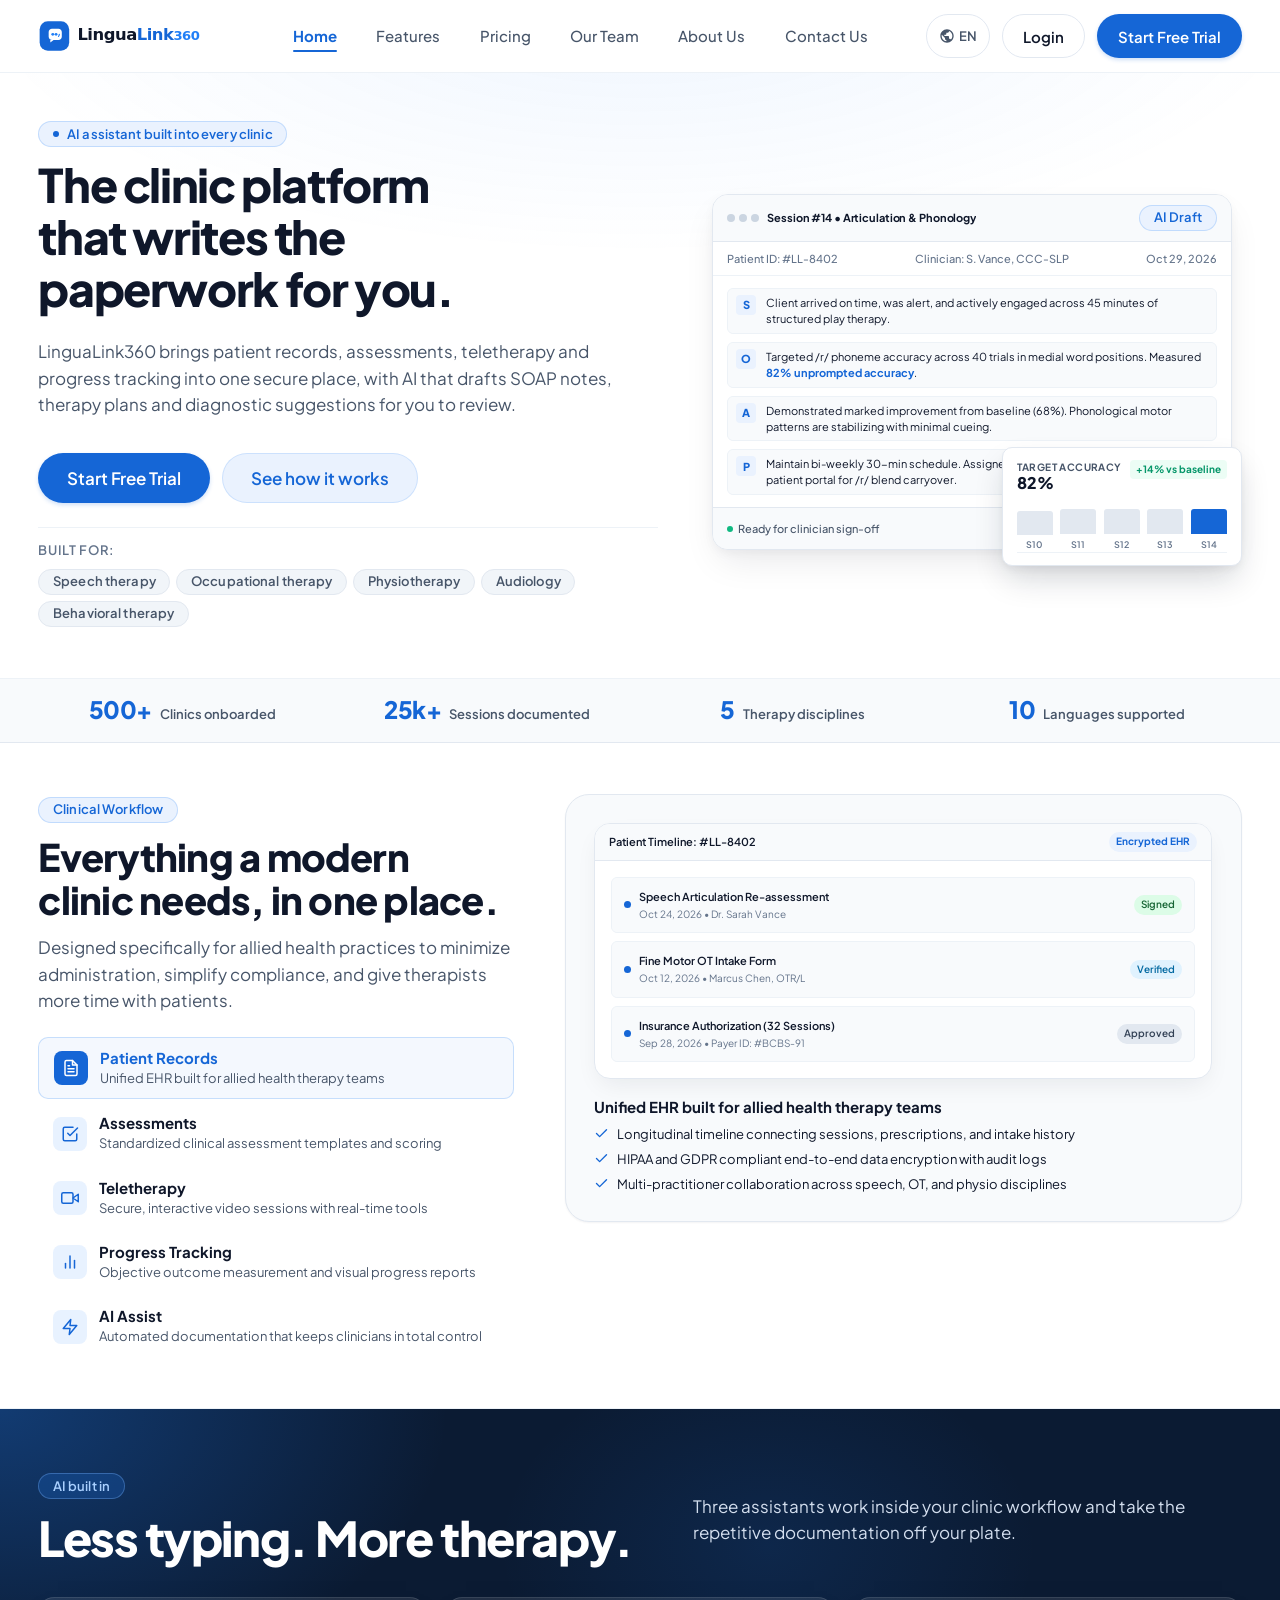
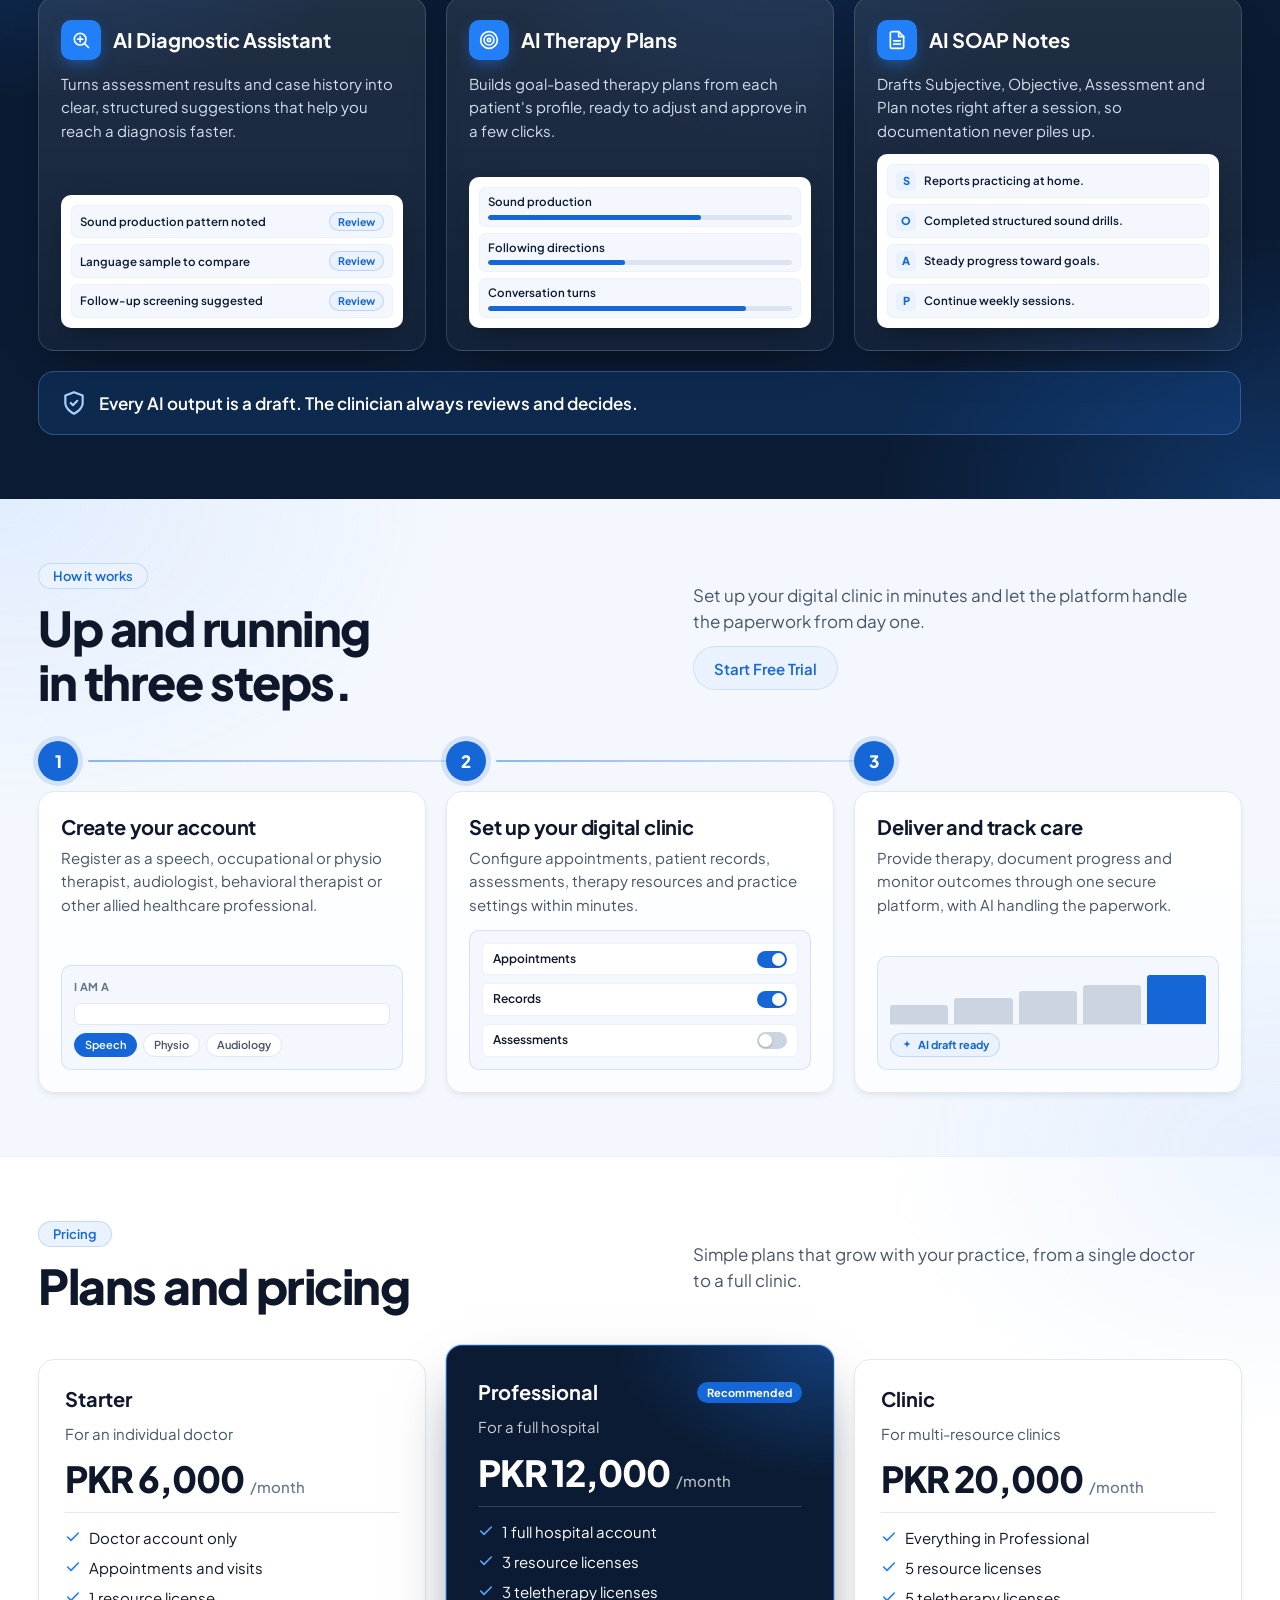
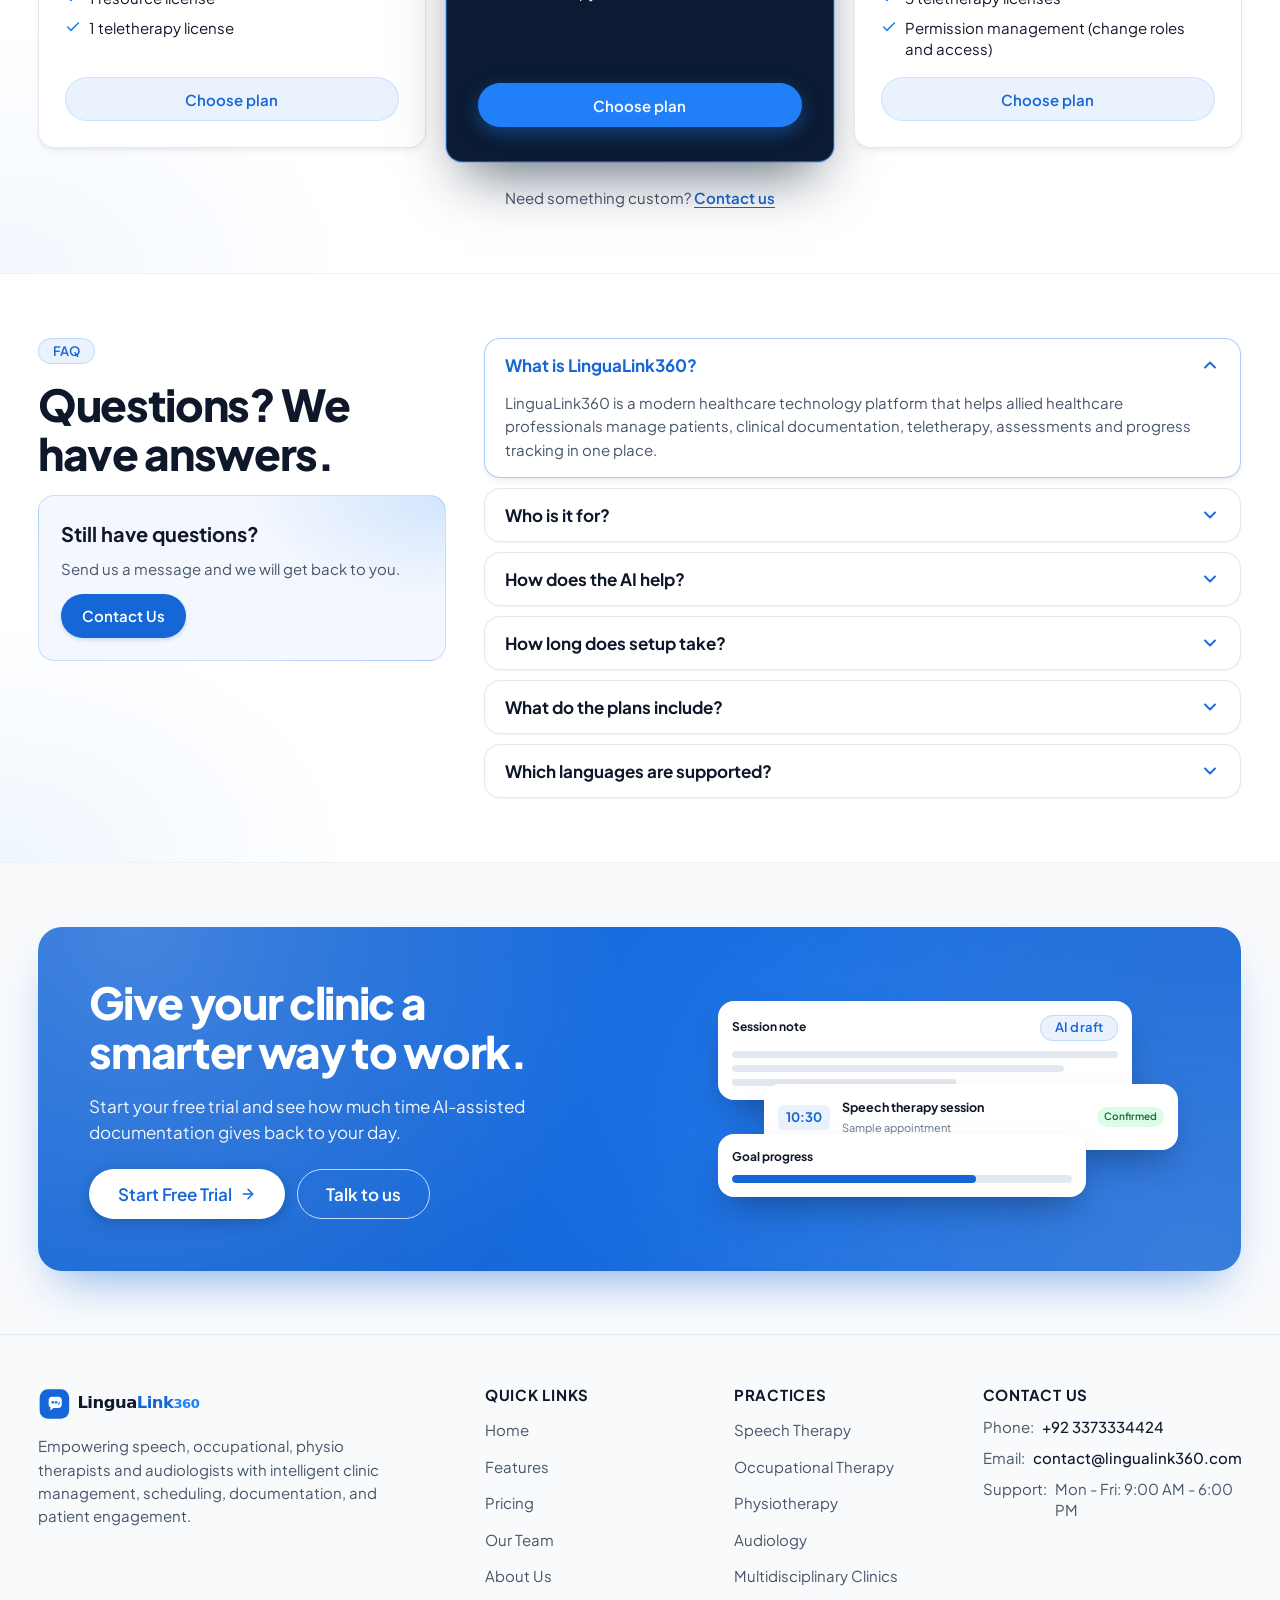
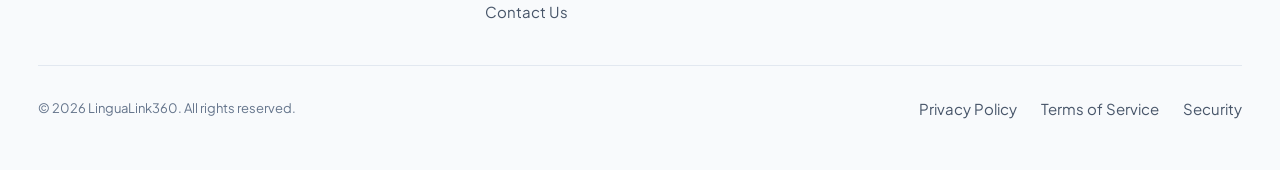
<file: index.html>
<!DOCTYPE html>
<html lang="en">
<head>
  <meta charset="UTF-8">
  <meta name="viewport" content="width=device-width, initial-scale=1.0">
  <title>LinguaLink360 - Clinic Management for Allied Healthcare Professionals</title>
  <meta name="description" content="All-in-one clinic management platform built for speech, occupational, physio therapists and audiologists.">

  <!-- Google Fonts: Plus Jakarta Sans -->
  <link rel="preconnect" href="https://fonts.googleapis.com">
  <link rel="preconnect" href="https://fonts.gstatic.com" crossorigin>
  <link href="https://fonts.googleapis.com/css2?family=Plus+Jakarta+Sans:wght@400;500;600;700;800&display=swap" rel="stylesheet">

  <!-- Foundation Stylesheets -->
  <link rel="stylesheet" href="assets/css/tokens.css">
  <link rel="stylesheet" href="assets/css/base.css">
  <link rel="stylesheet" href="assets/css/components.css">
  <!-- Home Page Specific Styles -->
  <link rel="stylesheet" href="assets/css/home.css">
</head>
<body class="ll-root">
  <!-- Accessible Skip Link -->
  <a href="#main-content" class="ll-skip-link">Skip to main content</a>

  <!-- Sticky Header -->
  <header class="ll-header">
    <div class="ll-container">
      <div class="ll-header__inner">
        <!-- Logo -->
        <a href="index.html" class="ll-logo" aria-label="LinguaLink360 home">
          <img src="assets/img/logo.svg" alt="LinguaLink360" class="ll-logo__img" width="196" height="36">
        </a>

        <!-- Desktop Navigation -->
        <nav class="ll-nav" aria-label="Main navigation">
          <ul class="ll-nav__list">
            <li><a href="index.html" class="ll-nav__link ll-nav__link--active" aria-current="page">Home</a></li>
            <li><a href="index.html#features" class="ll-nav__link">Features</a></li>
            <li><a href="index.html#pricing" class="ll-nav__link">Pricing</a></li>
            <li><a href="team.html" class="ll-nav__link">Our Team</a></li>
            <li><a href="about.html" class="ll-nav__link">About Us</a></li>
            <li><a href="contact.html" class="ll-nav__link">Contact Us</a></li>
          </ul>
        </nav>

        <!-- Actions & Mobile Trigger -->
        <div class="ll-header__actions">
          <button type="button" class="ll-lang-btn" aria-label="Select language (English currently selected)">
            <svg class="ll-lang-btn__icon" viewBox="0 0 24 24" aria-hidden="true"><path d="M12 2C6.48 2 2 6.48 2 12s4.48 10 10 10 10-4.48 10-10S17.52 2 12 2zm-1 17.93c-3.95-.49-7-3.85-7-7.93 0-.62.08-1.21.21-1.79L9 15v1c0 1.1.9 2 2 2v1.93zm6.9-2.54c-.26-.81-1-1.39-1.9-1.39h-1v-3c0-.55-.45-1-1-1H8v-2h2c.55 0 1-.45 1-1V7h2c1.1 0 2-.9 2-2v-.41c2.93 1.19 5 4.06 5 7.41 0 2.08-.8 3.97-2.1 5.39z"/></svg>
            <span>EN</span>
          </button>
          <a href="#" class="ll-btn ll-btn--ghost">Login</a>
          <a href="#" class="ll-btn ll-btn--primary">Start Free Trial</a>

          <button type="button" class="ll-menu-toggle" aria-expanded="false" aria-controls="ll-mobile-menu" aria-label="Toggle navigation menu">
            <span class="ll-menu-toggle__bar"></span>
            <span class="ll-menu-toggle__bar"></span>
            <span class="ll-menu-toggle__bar"></span>
          </button>
        </div>
      </div>
    </div>
  </header>

  <!-- Accessible Mobile Menu Drawer -->
  <div id="ll-mobile-menu" class="ll-mobile-menu" aria-hidden="true">
    <div class="ll-mobile-menu__drawer">
      <nav class="ll-mobile-nav" aria-label="Mobile navigation">
        <ul class="ll-mobile-nav__list">
          <li><a href="index.html" class="ll-mobile-nav__link ll-mobile-nav__link--active" aria-current="page">Home</a></li>
          <li><a href="index.html#features" class="ll-mobile-nav__link">Features</a></li>
          <li><a href="index.html#pricing" class="ll-mobile-nav__link">Pricing</a></li>
          <li><a href="team.html" class="ll-mobile-nav__link">Our Team</a></li>
          <li><a href="about.html" class="ll-mobile-nav__link">About Us</a></li>
          <li><a href="contact.html" class="ll-mobile-nav__link">Contact Us</a></li>
        </ul>
      </nav>
      <div class="ll-mobile-menu__actions">
        <a href="#" class="ll-btn ll-btn--ghost">Login</a>
        <a href="#" class="ll-btn ll-btn--primary">Start Free Trial</a>
      </div>
    </div>
  </div>

  <!-- Main Content -->
  <main id="main-content" class="ll-main">
    <!-- =======================================================================
         SECTION 1: HERO
         ======================================================================= -->
    <section class="ll-hero" data-ll-reveal aria-labelledby="ll-hero-heading">
      <div class="ll-container">
        <div class="ll-hero__inner">
          <!-- Left Column: Copy & Actions -->
          <div class="ll-hero__content">
            <div class="ll-hero__badge">
              <span class="ll-chip ll-chip--primary">
                <span class="ll-chip__dot" aria-hidden="true"></span>
                AI assistant built into every clinic
              </span>
            </div>

            <!-- Flex column text-block with clamp gaps instead of ad-hoc margins -->
            <div class="ll-hero__text-block">
              <h1 id="ll-hero-heading" class="ll-hero__title">
                The clinic platform that writes the paperwork for you.
              </h1>

              <p class="ll-hero__subtitle">
                LinguaLink360 brings patient records, assessments, teletherapy and progress tracking into one secure place, with AI that drafts SOAP notes, therapy plans and diagnostic suggestions for you to review.
              </p>
            </div>

            <div class="ll-hero__actions">
              <a href="#" class="ll-btn ll-btn--primary ll-btn--lg">Start Free Trial</a>
              <a href="#steps" class="ll-btn ll-btn--secondary ll-btn--lg">See how it works</a>
            </div>

            <div class="ll-hero__specialties">
              <span class="ll-hero__specialties-label">Built for:</span>
              <div class="ll-hero__chips">
                <span class="ll-chip">Speech therapy</span>
                <span class="ll-chip">Occupational therapy</span>
                <span class="ll-chip">Physiotherapy</span>
                <span class="ll-chip">Audiology</span>
                <span class="ll-chip">Behavioral therapy</span>
              </div>
            </div>
          </div>

          <!-- Right Column: HTML/CSS Layered Mockup -->
          <div class="ll-hero__visual" aria-hidden="true">
            <!-- Main Session Note Card -->
            <div class="ll-mockup-note">
              <div class="ll-mockup-note__header">
                <div class="ll-mockup-note__title-wrap">
                  <div class="ll-mockup-note__window-dots">
                    <span class="ll-mockup-note__dot"></span>
                    <span class="ll-mockup-note__dot"></span>
                    <span class="ll-mockup-note__dot"></span>
                  </div>
                  <span class="ll-mockup-note__title">Session #14 • Articulation &amp; Phonology</span>
                </div>
                <span class="ll-chip ll-chip--primary">AI Draft</span>
              </div>

              <div class="ll-mockup-note__meta">
                <span>Patient ID: #LL-8402</span>
                <span>Clinician: S. Vance, CCC-SLP</span>
                <span>Oct 29, 2026</span>
              </div>

              <div class="ll-mockup-note__body">
                <!-- S -->
                <div class="ll-soap-item">
                  <span class="ll-soap-letter">S</span>
                  <div class="ll-soap-content">
                    Client arrived on time, was alert, and actively engaged across 45 minutes of structured play therapy.
                  </div>
                </div>

                <!-- O -->
                <div class="ll-soap-item">
                  <span class="ll-soap-letter">O</span>
                  <div class="ll-soap-content">
                    Targeted /r/ phoneme accuracy across 40 trials in medial word positions. Measured <strong>82% unprompted accuracy</strong>.
                  </div>
                </div>

                <!-- A -->
                <div class="ll-soap-item">
                  <span class="ll-soap-letter">A</span>
                  <div class="ll-soap-content">
                    Demonstrated marked improvement from baseline (68%). Phonological motor patterns are stabilizing with minimal cueing.
                  </div>
                </div>

                <!-- P -->
                <div class="ll-soap-item">
                  <span class="ll-soap-letter">P</span>
                  <div class="ll-soap-content">
                    Maintain bi-weekly 30-min schedule. Assigned home audio practice module via patient portal for /r/ blend carryover.
                  </div>
                </div>
              </div>

              <div class="ll-mockup-note__footer">
                <span class="ll-mockup-note__status">
                  <span class="ll-mockup-note__status-dot"></span>
                  Ready for clinician sign-off
                </span>
                <span class="ll-mockup-note__btn">Review &amp; Sign</span>
              </div>
            </div>

            <!-- Overlapping Progress Chart Card -->
            <div class="ll-mockup-chart">
              <div class="ll-mockup-chart__header">
                <div>
                  <div class="ll-mockup-chart__title">Target Accuracy</div>
                  <div class="ll-mockup-chart__metric">82%</div>
                </div>
                <span class="ll-mockup-chart__badge">+14% vs baseline</span>
              </div>

              <div class="ll-bars">
                <div class="ll-bars__col">
                  <div class="ll-bars__bar" style="height: 55%;"></div>
                  <span class="ll-bars__label">S10</span>
                </div>
                <div class="ll-bars__col">
                  <div class="ll-bars__bar" style="height: 62%;"></div>
                  <span class="ll-bars__label">S11</span>
                </div>
                <div class="ll-bars__col">
                  <div class="ll-bars__bar" style="height: 68%;"></div>
                  <span class="ll-bars__label">S12</span>
                </div>
                <div class="ll-bars__col">
                  <div class="ll-bars__bar" style="height: 72%;"></div>
                  <span class="ll-bars__label">S13</span>
                </div>
                <div class="ll-bars__col">
                  <div class="ll-bars__bar ll-bars__bar--active" style="height: 82%;"></div>
                  <span class="ll-bars__label">S14</span>
                </div>
              </div>
            </div>
          </div>
        </div>
      </div>
    </section>

    <!-- SAMPLE DATA: replace with real client numbers before launch -->
    <div class="ll-trust-strip" aria-label="Platform achievements">
      <div class="ll-container">
        <div class="ll-trust-strip__inner" data-ll-stagger>
          <div class="ll-trust-stat">
            <span class="ll-trust-stat__num" data-ll-count="500+">500+</span>
            <span class="ll-trust-stat__label">Clinics onboarded</span>
          </div>
          <div class="ll-trust-stat">
            <span class="ll-trust-stat__num" data-ll-count="25k+">25k+</span>
            <span class="ll-trust-stat__label">Sessions documented</span>
          </div>
          <div class="ll-trust-stat">
            <span class="ll-trust-stat__num" data-ll-count="5">5</span>
            <span class="ll-trust-stat__label">Therapy disciplines</span>
          </div>
          <div class="ll-trust-stat">
            <span class="ll-trust-stat__num" data-ll-count="10">10</span>
            <span class="ll-trust-stat__label">Languages supported</span>
          </div>
        </div>
      </div>
    </div>

    <!-- =======================================================================
         SECTION 2: TABBED PRODUCT SHOWCASE (#features)
         Rebuilt as two columns on desktop:
         Left: Eyebrow + Heading + Paragraph + Vertical tabs with embedded checklist
         Right: Mockup Stage with active card
         ======================================================================= -->
    <section id="features" class="ll-section ll-showcase" data-ll-reveal aria-labelledby="ll-showcase-heading">
      <div class="ll-container">
        <div class="ll-showcase__layout">
          <!-- Left Column (~40% on desktop) -->
          <div class="ll-showcase__left">
            <div class="ll-section-header">
              <div class="ll-section-header__tag">
                <span class="ll-chip ll-chip--primary">Clinical Workflow</span>
              </div>
              <h2 id="ll-showcase-heading" class="ll-section-header__title">
                Everything a modern clinic needs, in one place.
              </h2>
              <p class="ll-section-header__desc">
                Designed specifically for allied health practices to minimize administration, simplify compliance, and give therapists more time with patients.
              </p>
            </div>

            <!-- Tabs list (vertical on desktop, horizontal scroll on mobile) -->
            <div class="ll-showcase__tabs-wrap">
              <div class="ll-showcase__tablist" role="tablist" aria-orientation="vertical" aria-label="Platform capabilities">
                <!-- Tab Item 1: Patient Records -->
                <div class="ll-showcase__tab-item ll-showcase__tab-item--active">
                  <button type="button" role="tab" id="ll-tab-records" class="ll-showcase__tab" aria-controls="ll-panel-records" aria-selected="true" tabindex="0">
                    <span class="ll-showcase__tab-icon-box" aria-hidden="true">
                      <svg class="ll-showcase__tab-icon" viewBox="0 0 24 24">
                        <path d="M14 2H6a2 2 0 0 0-2 2v16a2 2 0 0 0 2 2h12a2 2 0 0 0 2-2V8z"></path>
                        <polyline points="14 2 14 8 20 8"></polyline>
                        <line x1="16" y1="13" x2="8" y2="13"></line>
                        <line x1="16" y1="17" x2="8" y2="17"></line>
                        <polyline points="10 9 9 9 8 9"></polyline>
                      </svg>
                    </span>
                    <span class="ll-showcase__tab-text">
                      <span class="ll-showcase__tab-title">Patient Records</span>
                      <span class="ll-showcase__tab-desc">Unified EHR built for allied health therapy teams</span>
                    </span>
                  </button>
                </div>

                <!-- Tab Item 2: Assessments -->
                <div class="ll-showcase__tab-item">
                  <button type="button" role="tab" id="ll-tab-assessments" class="ll-showcase__tab" aria-controls="ll-panel-assessments" aria-selected="false" tabindex="-1">
                    <span class="ll-showcase__tab-icon-box" aria-hidden="true">
                      <svg class="ll-showcase__tab-icon" viewBox="0 0 24 24">
                        <path d="M9 11l3 3L22 4"></path>
                        <path d="M21 12v7a2 2 0 0 1-2 2H5a2 2 0 0 1-2-2V5a2 2 0 0 1 2-2h11"></path>
                      </svg>
                    </span>
                    <span class="ll-showcase__tab-text">
                      <span class="ll-showcase__tab-title">Assessments</span>
                      <span class="ll-showcase__tab-desc">Standardized clinical assessment templates and scoring</span>
                    </span>
                  </button>
                </div>

                <!-- Tab Item 3: Teletherapy -->
                <div class="ll-showcase__tab-item">
                  <button type="button" role="tab" id="ll-tab-teletherapy" class="ll-showcase__tab" aria-controls="ll-panel-teletherapy" aria-selected="false" tabindex="-1">
                    <span class="ll-showcase__tab-icon-box" aria-hidden="true">
                      <svg class="ll-showcase__tab-icon" viewBox="0 0 24 24">
                        <polygon points="23 7 16 12 23 17 23 7"></polygon>
                        <rect x="1" y="5" width="15" height="14" rx="2" ry="2"></rect>
                      </svg>
                    </span>
                    <span class="ll-showcase__tab-text">
                      <span class="ll-showcase__tab-title">Teletherapy</span>
                      <span class="ll-showcase__tab-desc">Secure, interactive video sessions with real-time tools</span>
                    </span>
                  </button>
                </div>

                <!-- Tab Item 4: Progress Tracking -->
                <div class="ll-showcase__tab-item">
                  <button type="button" role="tab" id="ll-tab-progress" class="ll-showcase__tab" aria-controls="ll-panel-progress" aria-selected="false" tabindex="-1">
                    <span class="ll-showcase__tab-icon-box" aria-hidden="true">
                      <svg class="ll-showcase__tab-icon" viewBox="0 0 24 24">
                        <line x1="18" y1="20" x2="18" y2="10"></line>
                        <line x1="12" y1="20" x2="12" y2="4"></line>
                        <line x1="6" y1="20" x2="6" y2="14"></line>
                      </svg>
                    </span>
                    <span class="ll-showcase__tab-text">
                      <span class="ll-showcase__tab-title">Progress Tracking</span>
                      <span class="ll-showcase__tab-desc">Objective outcome measurement and visual progress reports</span>
                    </span>
                  </button>
                </div>

                <!-- Tab Item 5: AI Assist -->
                <div class="ll-showcase__tab-item">
                  <button type="button" role="tab" id="ll-tab-ai" class="ll-showcase__tab" aria-controls="ll-panel-ai" aria-selected="false" tabindex="-1">
                    <span class="ll-showcase__tab-icon-box" aria-hidden="true">
                      <svg class="ll-showcase__tab-icon" viewBox="0 0 24 24">
                        <polygon points="13 2 3 14 12 14 11 22 21 10 12 10 13 2"></polygon>
                      </svg>
                    </span>
                    <span class="ll-showcase__tab-text">
                      <span class="ll-showcase__tab-title">AI Assist</span>
                      <span class="ll-showcase__tab-desc">Automated documentation that keeps clinicians in total control</span>
                    </span>
                  </button>
                </div>
              </div>
            </div>
          </div>

          <!-- Right Column (~60% on desktop): Mockup Stage -->
          <div class="ll-showcase__right">
            <div class="ll-showcase__stage">
              <!-- Panel 1: Patient Records -->
              <div id="ll-panel-records" class="ll-tab-panel ll-tab-panel--active" role="tabpanel" aria-labelledby="ll-tab-records" tabindex="0">
                <div class="ll-showcase-mockup" aria-hidden="true">
                  <div class="ll-mockup-topbar">
                    <span class="ll-mockup-topbar__title">Patient Timeline: #LL-8402</span>
                    <span class="ll-mockup-topbar__pill">Encrypted EHR</span>
                  </div>
                  <div class="ll-mockup-content">
                    <div class="ll-timeline">
                      <div class="ll-timeline__item">
                        <div class="ll-timeline__left">
                          <span class="ll-timeline__dot"></span>
                          <div>
                            <div class="ll-timeline__title">Speech Articulation Re-assessment</div>
                            <span class="ll-timeline__date">Oct 24, 2026 • Dr. Sarah Vance</span>
                          </div>
                        </div>
                        <span class="ll-badge ll-badge--green">Signed</span>
                      </div>
                      <div class="ll-timeline__item">
                        <div class="ll-timeline__left">
                          <span class="ll-timeline__dot"></span>
                          <div>
                            <div class="ll-timeline__title">Fine Motor OT Intake Form</div>
                            <span class="ll-timeline__date">Oct 12, 2026 • Marcus Chen, OTR/L</span>
                          </div>
                        </div>
                        <span class="ll-badge ll-badge--blue">Verified</span>
                      </div>
                      <div class="ll-timeline__item">
                        <div class="ll-timeline__left">
                          <span class="ll-timeline__dot"></span>
                          <div>
                            <div class="ll-timeline__title">Insurance Authorization (32 Sessions)</div>
                            <span class="ll-timeline__date">Sep 28, 2026 • Payer ID: #BCBS-91</span>
                          </div>
                        </div>
                        <span class="ll-badge">Approved</span>
                      </div>
                    </div>
                  </div>
                </div>

                <div class="ll-tab-panel__info">
                  <h3 class="ll-tab-panel__title">Unified EHR built for allied health therapy teams</h3>
                  <ul class="ll-checklist">
                    <li class="ll-checklist__item">
                      <svg class="ll-checklist__icon" viewBox="0 0 24 24" aria-hidden="true"><polyline points="20 6 9 17 4 12"></polyline></svg>
                      <span>Longitudinal timeline connecting sessions, prescriptions, and intake history</span>
                    </li>
                    <li class="ll-checklist__item">
                      <svg class="ll-checklist__icon" viewBox="0 0 24 24" aria-hidden="true"><polyline points="20 6 9 17 4 12"></polyline></svg>
                      <span>HIPAA and GDPR compliant end-to-end data encryption with audit logs</span>
                    </li>
                    <li class="ll-checklist__item">
                      <svg class="ll-checklist__icon" viewBox="0 0 24 24" aria-hidden="true"><polyline points="20 6 9 17 4 12"></polyline></svg>
                      <span>Multi-practitioner collaboration across speech, OT, and physio disciplines</span>
                    </li>
                  </ul>
                </div>
              </div>

              <!-- Panel 2: Assessments -->
              <div id="ll-panel-assessments" class="ll-tab-panel" role="tabpanel" aria-labelledby="ll-tab-assessments" tabindex="0" hidden>
                <div class="ll-showcase-mockup" aria-hidden="true">
                  <div class="ll-mockup-topbar">
                    <span class="ll-mockup-topbar__title">Assessment Battery: Phonological Processing</span>
                    <span class="ll-mockup-topbar__pill">Standardized</span>
                  </div>
                  <div class="ll-mockup-content">
                    <div class="ll-scores-grid">
                      <div class="ll-score-card">
                        <div class="ll-score-card__label">Raw Score</div>
                        <div class="ll-score-card__val">42 / 50</div>
                        <div class="ll-score-card__bar"><div class="ll-score-card__fill" style="width: 84%;"></div></div>
                      </div>
                      <div class="ll-score-card">
                        <div class="ll-score-card__label">Age Percentile</div>
                        <div class="ll-score-card__val">78th %ile</div>
                        <div class="ll-score-card__bar"><div class="ll-score-card__fill" style="width: 78%;"></div></div>
                      </div>
                      <div class="ll-score-card">
                        <div class="ll-score-card__label">Standard Score</div>
                        <div class="ll-score-card__val">112 (Avg)</div>
                        <div class="ll-score-card__bar"><div class="ll-score-card__fill" style="width: 74%;"></div></div>
                      </div>
                      <div class="ll-score-card">
                        <div class="ll-score-card__label">Growth Indicator</div>
                        <div class="ll-score-card__val">+16 Pts</div>
                        <div class="ll-score-card__bar"><div class="ll-score-card__fill" style="width: 90%;"></div></div>
                      </div>
                    </div>
                  </div>
                </div>

                <div class="ll-tab-panel__info">
                  <h3 class="ll-tab-panel__title">Standardized clinical assessment templates and scoring</h3>
                  <ul class="ll-checklist">
                    <li class="ll-checklist__item">
                      <svg class="ll-checklist__icon" viewBox="0 0 24 24" aria-hidden="true"><polyline points="20 6 9 17 4 12"></polyline></svg>
                      <span>Built-in templates for standardized allied health assessment tools</span>
                    </li>
                    <li class="ll-checklist__item">
                      <svg class="ll-checklist__icon" viewBox="0 0 24 24" aria-hidden="true"><polyline points="20 6 9 17 4 12"></polyline></svg>
                      <span>Automatic percentile calculations and age-equivalent scoring</span>
                    </li>
                    <li class="ll-checklist__item">
                      <svg class="ll-checklist__icon" viewBox="0 0 24 24" aria-hidden="true"><polyline points="20 6 9 17 4 12"></polyline></svg>
                      <span>One-click conversion from assessment findings into clinical treatment goals</span>
                    </li>
                  </ul>
                </div>
              </div>

              <!-- Panel 3: Teletherapy -->
              <div id="ll-panel-teletherapy" class="ll-tab-panel" role="tabpanel" aria-labelledby="ll-tab-teletherapy" tabindex="0" hidden>
                <div class="ll-showcase-mockup" aria-hidden="true">
                  <div class="ll-mockup-topbar">
                    <span class="ll-mockup-topbar__title">Live Teletherapy Room #204</span>
                    <span class="ll-badge ll-badge--green">Encrypted Call</span>
                  </div>
                  <div class="ll-mockup-content">
                    <div class="ll-video-box">
                      <div class="ll-video-box__card-stimulus">
                        <div class="ll-video-box__stimulus-word">RABBIT /'raeb.it/</div>
                        <div class="ll-video-box__stimulus-hint">Target sound: Initial /r/ • 5 trials remaining</div>
                      </div>
                      <div class="ll-video-box__controls">
                        <span class="ll-video-ctrl">
                          <svg viewBox="0 0 24 24" fill="none"><path d="M12 1a3 3 0 0 0-3 3v8a3 3 0 0 0 6 0V4a3 3 0 0 0-3-3z"></path><path d="M19 10v2a7 7 0 0 1-14 0v-2"></path></svg>
                        </span>
                        <span class="ll-video-ctrl">
                          <svg viewBox="0 0 24 24" fill="none"><polygon points="23 7 16 12 23 17 23 7"></polygon><rect x="1" y="5" width="15" height="14" rx="2" ry="2"></rect></svg>
                        </span>
                        <span class="ll-video-ctrl">
                          <svg viewBox="0 0 24 24" fill="none"><rect x="3" y="3" width="18" height="18" rx="2" ry="2"></rect><line x1="9" y1="3" x2="9" y2="21"></line></svg>
                        </span>
                      </div>
                    </div>
                  </div>
                </div>

                <div class="ll-tab-panel__info">
                  <h3 class="ll-tab-panel__title">Secure, interactive video sessions with real-time tools</h3>
                  <ul class="ll-checklist">
                    <li class="ll-checklist__item">
                      <svg class="ll-checklist__icon" viewBox="0 0 24 24" aria-hidden="true"><polyline points="20 6 9 17 4 12"></polyline></svg>
                      <span>HD video consultations with zero downloads required for clients</span>
                    </li>
                    <li class="ll-checklist__item">
                      <svg class="ll-checklist__icon" viewBox="0 0 24 24" aria-hidden="true"><polyline points="20 6 9 17 4 12"></polyline></svg>
                      <span>Interactive digital therapy whiteboards and articulation stimulus cards</span>
                    </li>
                    <li class="ll-checklist__item">
                      <svg class="ll-checklist__icon" viewBox="0 0 24 24" aria-hidden="true"><polyline points="20 6 9 17 4 12"></polyline></svg>
                      <span>Side-by-side note entry with automated attendance verification</span>
                    </li>
                  </ul>
                </div>
              </div>

              <!-- Panel 4: Progress Tracking -->
              <div id="ll-panel-progress" class="ll-tab-panel" role="tabpanel" aria-labelledby="ll-tab-progress" tabindex="0" hidden>
                <div class="ll-showcase-mockup" aria-hidden="true">
                  <div class="ll-mockup-topbar">
                    <span class="ll-mockup-topbar__title">Goal Mastery Status</span>
                    <span class="ll-mockup-topbar__pill">4 Goals Active</span>
                  </div>
                  <div class="ll-mockup-content">
                    <div class="ll-goals-list">
                      <div class="ll-goal-item">
                        <div class="ll-goal-item__top">
                          <span>Goal 1: Medial /r/ accuracy in connected speech</span>
                          <span class="ll-badge ll-badge--green">82% Mastery</span>
                        </div>
                        <div class="ll-goal-item__bar"><div class="ll-goal-item__fill" style="width: 82%;"></div></div>
                      </div>
                      <div class="ll-goal-item">
                        <div class="ll-goal-item__top">
                          <span>Goal 2: S-blend articulation during reading</span>
                          <span class="ll-badge ll-badge--blue">70% Target</span>
                        </div>
                        <div class="ll-goal-item__bar"><div class="ll-goal-item__fill" style="width: 70%;"></div></div>
                      </div>
                      <div class="ll-goal-item">
                        <div class="ll-goal-item__top">
                          <span>Goal 3: Multi-syllable sequencing accuracy</span>
                          <span class="ll-badge">58% In Progress</span>
                        </div>
                        <div class="ll-goal-item__bar"><div class="ll-goal-item__fill" style="width: 58%;"></div></div>
                      </div>
                    </div>
                  </div>
                </div>

                <div class="ll-tab-panel__info">
                  <h3 class="ll-tab-panel__title">Objective outcome measurement and visual progress reports</h3>
                  <ul class="ll-checklist">
                    <li class="ll-checklist__item">
                      <svg class="ll-checklist__icon" viewBox="0 0 24 24" aria-hidden="true"><polyline points="20 6 9 17 4 12"></polyline></svg>
                      <span>Goal mastery tracking with custom clinical milestones and thresholds</span>
                    </li>
                    <li class="ll-checklist__item">
                      <svg class="ll-checklist__icon" viewBox="0 0 24 24" aria-hidden="true"><polyline points="20 6 9 17 4 12"></polyline></svg>
                      <span>Visual trend analytics for patient compliance and target accuracy</span>
                    </li>
                    <li class="ll-checklist__item">
                      <svg class="ll-checklist__icon" viewBox="0 0 24 24" aria-hidden="true"><polyline points="20 6 9 17 4 12"></polyline></svg>
                      <span>Exportable clinical reports formatted for insurance reauthorization</span>
                    </li>
                  </ul>
                </div>
              </div>

              <!-- Panel 5: AI Assist -->
              <div id="ll-panel-ai" class="ll-tab-panel" role="tabpanel" aria-labelledby="ll-tab-ai" tabindex="0" hidden>
                <div class="ll-showcase-mockup" aria-hidden="true">
                  <div class="ll-mockup-topbar">
                    <span class="ll-mockup-topbar__title">AI Clinical Note Drafter</span>
                    <span class="ll-chip ll-chip--primary">Therapist Supervised</span>
                  </div>
                  <div class="ll-mockup-content">
                    <div class="ll-ai-diff">
                      <div class="ll-ai-diff__col">
                        <span class="ll-ai-diff__heading">Clinician Quick Notes</span>
                        <div class="ll-ai-diff__text">
                          - 40 trials medial /r/<br>
                          - 33 correct, 7 prompted<br>
                          - good energy, home homework assigned
                        </div>
                      </div>
                      <div class="ll-ai-diff__col ll-ai-diff__col--ai">
                        <span class="ll-ai-diff__heading">Generated SOAP Draft</span>
                        <div class="ll-ai-diff__text">
                          Administered 40 trials targeting medial /r/ phoneme accuracy. Client achieved 82.5% unprompted mastery with sustained engagement. Assigned portal practice.
                        </div>
                      </div>
                    </div>
                  </div>
                </div>

                <div class="ll-tab-panel__info">
                  <h3 class="ll-tab-panel__title">Automated documentation that keeps clinicians in total control</h3>
                  <ul class="ll-checklist">
                    <li class="ll-checklist__item">
                      <svg class="ll-checklist__icon" viewBox="0 0 24 24" aria-hidden="true"><polyline points="20 6 9 17 4 12"></polyline></svg>
                      <span>S/O/A/P note drafting based on session audio transcripts or quick bullets</span>
                    </li>
                    <li class="ll-checklist__item">
                      <svg class="ll-checklist__icon" viewBox="0 0 24 24" aria-hidden="true"><polyline points="20 6 9 17 4 12"></polyline></svg>
                      <span>Personalized home exercise program generation adapted to patient age</span>
                    </li>
                    <li class="ll-checklist__item">
                      <svg class="ll-checklist__icon" viewBox="0 0 24 24" aria-hidden="true"><polyline points="20 6 9 17 4 12"></polyline></svg>
                      <span>Always human-in-the-loop: no AI text is saved or billed without clinician sign-off</span>
                    </li>
                  </ul>
                </div>
              </div>
            </div>
          </div>
        </div>
      </div>
    </section>

    <!-- =======================================================================
         SECTION: AI BUILT IN (#ai)
         Independent dark band. Header row (2 cols on desktop) + 3 cards + trust bar.
         ======================================================================= -->
    <section id="ai" class="ll-ai" aria-labelledby="ll-ai-heading">
      <div class="ll-container">
        <div class="ll-ai__header" data-ll-reveal>
          <div class="ll-ai__intro">
            <span class="ll-ai__eyebrow">AI built in</span>
            <h2 id="ll-ai-heading" class="ll-ai__title">Less typing. More therapy.</h2>
          </div>
          <p class="ll-ai__lead">Three assistants work inside your clinic workflow and take the repetitive documentation off your plate.</p>
        </div>

        <div class="ll-ai__grid" data-ll-stagger>
          <!-- 1. Diagnostic Assistant -->
          <article class="ll-ai-card">
            <div class="ll-ai-card__head">
              <span class="ll-ai-card__icon" aria-hidden="true">
                <svg viewBox="0 0 24 24" focusable="false"><circle cx="11" cy="11" r="7"></circle><line x1="21" y1="21" x2="16.65" y2="16.65"></line><line x1="11" y1="8" x2="11" y2="14"></line><line x1="8" y1="11" x2="14" y2="11"></line></svg>
              </span>
              <h3 class="ll-ai-card__title">AI Diagnostic Assistant</h3>
            </div>
            <p class="ll-ai-card__desc">Turns assessment results and case history into clear, structured suggestions that help you reach a diagnosis faster.</p>
            <div class="ll-ai-mock" aria-hidden="true">
              <div class="ll-ai-mock__row">
                <span class="ll-ai-mock__text">Sound production pattern noted</span>
                <span class="ll-ai-mock__chip">Review</span>
              </div>
              <div class="ll-ai-mock__row">
                <span class="ll-ai-mock__text">Language sample to compare</span>
                <span class="ll-ai-mock__chip">Review</span>
              </div>
              <div class="ll-ai-mock__row">
                <span class="ll-ai-mock__text">Follow-up screening suggested</span>
                <span class="ll-ai-mock__chip">Review</span>
              </div>
            </div>
          </article>

          <!-- 2. Therapy Plans -->
          <article class="ll-ai-card">
            <div class="ll-ai-card__head">
              <span class="ll-ai-card__icon" aria-hidden="true">
                <svg viewBox="0 0 24 24" focusable="false"><circle cx="12" cy="12" r="10"></circle><circle cx="12" cy="12" r="6"></circle><circle cx="12" cy="12" r="2"></circle></svg>
              </span>
              <h3 class="ll-ai-card__title">AI Therapy Plans</h3>
            </div>
            <p class="ll-ai-card__desc">Builds goal-based therapy plans from each patient's profile, ready to adjust and approve in a few clicks.</p>
            <div class="ll-ai-mock" aria-hidden="true">
              <div class="ll-ai-mock__goal">
                <span class="ll-ai-mock__text">Sound production</span>
                <span class="ll-ai-mock__bar"><span class="ll-ai-mock__fill ll-ai-mock__fill--w1"></span></span>
              </div>
              <div class="ll-ai-mock__goal">
                <span class="ll-ai-mock__text">Following directions</span>
                <span class="ll-ai-mock__bar"><span class="ll-ai-mock__fill ll-ai-mock__fill--w2"></span></span>
              </div>
              <div class="ll-ai-mock__goal">
                <span class="ll-ai-mock__text">Conversation turns</span>
                <span class="ll-ai-mock__bar"><span class="ll-ai-mock__fill ll-ai-mock__fill--w3"></span></span>
              </div>
            </div>
          </article>

          <!-- 3. SOAP Notes -->
          <article class="ll-ai-card">
            <div class="ll-ai-card__head">
              <span class="ll-ai-card__icon" aria-hidden="true">
                <svg viewBox="0 0 24 24" focusable="false"><path d="M14 2H6a2 2 0 0 0-2 2v16a2 2 0 0 0 2 2h12a2 2 0 0 0 2-2V8z"></path><polyline points="14 2 14 8 20 8"></polyline><line x1="16" y1="13" x2="8" y2="13"></line><line x1="16" y1="17" x2="8" y2="17"></line></svg>
              </span>
              <h3 class="ll-ai-card__title">AI SOAP Notes</h3>
            </div>
            <p class="ll-ai-card__desc">Drafts Subjective, Objective, Assessment and Plan notes right after a session, so documentation never piles up.</p>
            <div class="ll-ai-mock" aria-hidden="true">
              <div class="ll-ai-mock__soap"><span class="ll-ai-mock__letter">S</span><span class="ll-ai-mock__text">Reports practicing at home.</span></div>
              <div class="ll-ai-mock__soap"><span class="ll-ai-mock__letter">O</span><span class="ll-ai-mock__text">Completed structured sound drills.</span></div>
              <div class="ll-ai-mock__soap"><span class="ll-ai-mock__letter">A</span><span class="ll-ai-mock__text">Steady progress toward goals.</span></div>
              <div class="ll-ai-mock__soap"><span class="ll-ai-mock__letter">P</span><span class="ll-ai-mock__text">Continue weekly sessions.</span></div>
            </div>
          </article>
        </div>

        <div class="ll-ai__trust" data-ll-reveal>
          <svg class="ll-ai__trust-icon" viewBox="0 0 24 24" aria-hidden="true" focusable="false"><path d="M12 22s8-4 8-10V5l-8-3-8 3v7c0 6 8 10 8 10z"></path><polyline points="9 12 11 14 15 10"></polyline></svg>
          <p class="ll-ai__trust-text">Every AI output is a draft. The clinician always reviews and decides.</p>
        </div>
      </div>
    </section>

    <!-- =======================================================================
         SECTION 3: HOW IT WORKS (#steps)
         Independent block. Header row (2 cols on desktop) + 3 step cards.
         ======================================================================= -->
    <section id="steps" class="ll-steps" aria-labelledby="ll-steps-heading">
      <div class="ll-container">
        <div class="ll-steps__header" data-ll-reveal>
          <div class="ll-steps__intro">
            <span class="ll-chip ll-chip--primary">How it works</span>
            <h2 id="ll-steps-heading" class="ll-steps__title">Up and running in three steps.</h2>
          </div>
          <div class="ll-steps__aside">
            <p class="ll-steps__lead">Set up your digital clinic in minutes and let the platform handle the paperwork from day one.</p>
            <a href="#" class="ll-btn ll-btn--secondary">Start Free Trial</a>
          </div>
        </div>

        <ol class="ll-steps__grid" data-ll-stagger>
          <!-- Step 1 -->
          <li class="ll-step">
            <div class="ll-step__rail">
              <span class="ll-step__badge" aria-hidden="true">1</span>
            </div>
            <div class="ll-step__card">
              <div class="ll-step__body">
                <h3 class="ll-step__title">Create your account</h3>
                <p class="ll-step__desc">Register as a speech, occupational or physio therapist, audiologist, behavioral therapist or other allied healthcare professional.</p>
              </div>
              <div class="ll-step__visual" aria-hidden="true">
                <div class="ll-mini ll-mini-signup">
                  <span class="ll-mini-signup__label">I am a</span>
                  <div class="ll-mini-signup__field"></div>
                  <div class="ll-mini-signup__chips">
                    <span class="ll-mini-chip ll-mini-chip--active">Speech</span>
                    <span class="ll-mini-chip">Physio</span>
                    <span class="ll-mini-chip">Audiology</span>
                  </div>
                </div>
              </div>
            </div>
          </li>

          <!-- Step 2 -->
          <li class="ll-step">
            <div class="ll-step__rail">
              <span class="ll-step__badge" aria-hidden="true">2</span>
            </div>
            <div class="ll-step__card">
              <div class="ll-step__body">
                <h3 class="ll-step__title">Set up your digital clinic</h3>
                <p class="ll-step__desc">Configure appointments, patient records, assessments, therapy resources and practice settings within minutes.</p>
              </div>
              <div class="ll-step__visual" aria-hidden="true">
                <div class="ll-mini ll-mini-toggles">
                  <div class="ll-mini-toggles__row">
                    <span>Appointments</span>
                    <span class="ll-toggle ll-toggle--on"></span>
                  </div>
                  <div class="ll-mini-toggles__row">
                    <span>Records</span>
                    <span class="ll-toggle ll-toggle--on"></span>
                  </div>
                  <div class="ll-mini-toggles__row">
                    <span>Assessments</span>
                    <span class="ll-toggle"></span>
                  </div>
                </div>
              </div>
            </div>
          </li>

          <!-- Step 3 -->
          <li class="ll-step">
            <div class="ll-step__rail">
              <span class="ll-step__badge" aria-hidden="true">3</span>
            </div>
            <div class="ll-step__card">
              <div class="ll-step__body">
                <h3 class="ll-step__title">Deliver and track care</h3>
                <p class="ll-step__desc">Provide therapy, document progress and monitor outcomes through one secure platform, with AI handling the paperwork.</p>
              </div>
              <div class="ll-step__visual" aria-hidden="true">
                <div class="ll-mini ll-mini-track">
                  <div class="ll-mini-track__bars">
                    <span class="ll-mini-bar ll-mini-bar--h1"></span>
                    <span class="ll-mini-bar ll-mini-bar--h2"></span>
                    <span class="ll-mini-bar ll-mini-bar--h3"></span>
                    <span class="ll-mini-bar ll-mini-bar--h4"></span>
                    <span class="ll-mini-bar ll-mini-bar--h5 ll-mini-bar--active"></span>
                  </div>
                  <span class="ll-mini-track__chip">
                    <svg viewBox="0 0 24 24" focusable="false"><path d="M12 3l1.9 5.1L19 10l-5.1 1.9L12 17l-1.9-5.1L5 10l5.1-1.9z"></path></svg>
                    AI draft ready
                  </span>
                </div>
              </div>
            </div>
          </li>
        </ol>
      </div>
    </section>

    <!-- =======================================================================
         SECTION: PRICING (#pricing)
         Independent block. Header row (2 cols on desktop) + 3 plan cards.
         ======================================================================= -->
    <section id="pricing" class="ll-pricing" aria-labelledby="ll-pricing-heading">
      <div class="ll-container">
        <div class="ll-pricing__header" data-ll-reveal>
          <div class="ll-pricing__intro">
            <span class="ll-chip ll-chip--primary">Pricing</span>
            <h2 id="ll-pricing-heading" class="ll-pricing__title">Plans and pricing</h2>
          </div>
          <p class="ll-pricing__lead">Simple plans that grow with your practice, from a single doctor to a full clinic.</p>
        </div>

        <!-- CONFIRM WITH CLIENT: price, currency and billing period -->
        <div class="ll-plans__grid" data-ll-stagger>
          <!-- Plan 1: Starter -->
          <article class="ll-plan" aria-labelledby="ll-plan-starter">
            <div class="ll-plan__head">
              <h3 id="ll-plan-starter" class="ll-plan__name">Starter</h3>
            </div>
            <p class="ll-plan__tagline">For an individual doctor</p>
            <p class="ll-plan__price">
              <span class="ll-plan__amount">PKR 6,000</span>
              <span class="ll-plan__period">/month</span>
            </p>
            <ul class="ll-plan__features">
              <li class="ll-plan__feature">
                <svg class="ll-plan__check" viewBox="0 0 24 24" aria-hidden="true" focusable="false"><polyline points="20 6 9 17 4 12"></polyline></svg>
                <span>Doctor account only</span>
              </li>
              <li class="ll-plan__feature">
                <svg class="ll-plan__check" viewBox="0 0 24 24" aria-hidden="true" focusable="false"><polyline points="20 6 9 17 4 12"></polyline></svg>
                <span>Appointments and visits</span>
              </li>
              <li class="ll-plan__feature">
                <svg class="ll-plan__check" viewBox="0 0 24 24" aria-hidden="true" focusable="false"><polyline points="20 6 9 17 4 12"></polyline></svg>
                <span>1 resource license</span>
              </li>
              <li class="ll-plan__feature">
                <svg class="ll-plan__check" viewBox="0 0 24 24" aria-hidden="true" focusable="false"><polyline points="20 6 9 17 4 12"></polyline></svg>
                <span>1 teletherapy license</span>
              </li>
            </ul>
            <a href="https://lingualink360.com/register" class="ll-btn ll-btn--secondary ll-plan__cta">Choose plan</a>
          </article>

          <!-- Plan 2: Professional (highlighted) -->
          <article class="ll-plan ll-plan--featured" aria-labelledby="ll-plan-professional">
            <div class="ll-plan__head">
              <h3 id="ll-plan-professional" class="ll-plan__name">Professional</h3>
              <span class="ll-plan__badge">Recommended</span>
            </div>
            <p class="ll-plan__tagline">For a full hospital</p>
            <p class="ll-plan__price">
              <span class="ll-plan__amount">PKR 12,000</span>
              <span class="ll-plan__period">/month</span>
            </p>
            <ul class="ll-plan__features">
              <li class="ll-plan__feature">
                <svg class="ll-plan__check" viewBox="0 0 24 24" aria-hidden="true" focusable="false"><polyline points="20 6 9 17 4 12"></polyline></svg>
                <span>1 full hospital account</span>
              </li>
              <li class="ll-plan__feature">
                <svg class="ll-plan__check" viewBox="0 0 24 24" aria-hidden="true" focusable="false"><polyline points="20 6 9 17 4 12"></polyline></svg>
                <span>3 resource licenses</span>
              </li>
              <li class="ll-plan__feature">
                <svg class="ll-plan__check" viewBox="0 0 24 24" aria-hidden="true" focusable="false"><polyline points="20 6 9 17 4 12"></polyline></svg>
                <span>3 teletherapy licenses</span>
              </li>
            </ul>
            <a href="https://lingualink360.com/register" class="ll-btn ll-btn--primary ll-plan__cta">Choose plan</a>
          </article>

          <!-- Plan 3: Clinic -->
          <article class="ll-plan" aria-labelledby="ll-plan-clinic">
            <div class="ll-plan__head">
              <h3 id="ll-plan-clinic" class="ll-plan__name">Clinic</h3>
            </div>
            <p class="ll-plan__tagline">For multi-resource clinics</p>
            <p class="ll-plan__price">
              <span class="ll-plan__amount">PKR 20,000</span>
              <span class="ll-plan__period">/month</span>
            </p>
            <ul class="ll-plan__features">
              <li class="ll-plan__feature">
                <svg class="ll-plan__check" viewBox="0 0 24 24" aria-hidden="true" focusable="false"><polyline points="20 6 9 17 4 12"></polyline></svg>
                <span>Everything in Professional</span>
              </li>
              <li class="ll-plan__feature">
                <svg class="ll-plan__check" viewBox="0 0 24 24" aria-hidden="true" focusable="false"><polyline points="20 6 9 17 4 12"></polyline></svg>
                <span>5 resource licenses</span>
              </li>
              <li class="ll-plan__feature">
                <svg class="ll-plan__check" viewBox="0 0 24 24" aria-hidden="true" focusable="false"><polyline points="20 6 9 17 4 12"></polyline></svg>
                <span>5 teletherapy licenses</span>
              </li>
              <li class="ll-plan__feature">
                <svg class="ll-plan__check" viewBox="0 0 24 24" aria-hidden="true" focusable="false"><polyline points="20 6 9 17 4 12"></polyline></svg>
                <span>Permission management (change roles and access)</span>
              </li>
            </ul>
            <a href="https://lingualink360.com/register" class="ll-btn ll-btn--secondary ll-plan__cta">Choose plan</a>
          </article>
        </div>

        <p class="ll-pricing__custom">Need something custom? <a href="contact.html" class="ll-pricing__custom-link">Contact us</a></p>
      </div>
    </section>

    <!-- =======================================================================
         SECTION: TESTIMONIALS (#testimonials)
         HIDDEN: remove the hidden attribute when real, approved testimonials are available
         To add a testimonial, copy one <article class="ll-quote-card"> block.
         ======================================================================= -->
    <section id="testimonials" class="ll-testimonials" aria-labelledby="ll-testimonials-heading" hidden>
      <div class="ll-container">
        <div class="ll-testimonials__header" data-ll-reveal>
          <div class="ll-testimonials__intro">
            <span class="ll-chip ll-chip--primary">Testimonials</span>
            <h2 id="ll-testimonials-heading" class="ll-testimonials__title">What clinicians say</h2>
          </div>
          <p class="ll-testimonials__lead">[SHORT INTRO]</p>
        </div>

        <div class="ll-testimonials__grid" data-ll-stagger role="region" aria-label="Testimonials" tabindex="0">
          <article class="ll-quote-card">
            <svg class="ll-quote-card__mark" viewBox="0 0 24 24" aria-hidden="true" focusable="false"><path d="M9 7H5a1 1 0 0 0-1 1v4a1 1 0 0 0 1 1h3c0 2-1 3-3 3v2c3 0 5-2 5-6V8a1 1 0 0 0-1-1z"></path><path d="M19 7h-4a1 1 0 0 0-1 1v4a1 1 0 0 0 1 1h3c0 2-1 3-3 3v2c3 0 5-2 5-6V8a1 1 0 0 0-1-1z"></path></svg>
            <blockquote class="ll-quote-card__text">
              <p>[CLIENT QUOTE: one or two sentences from a real customer]</p>
            </blockquote>
            <div class="ll-quote-card__author">
              <span class="ll-quote-card__avatar" aria-hidden="true">[AB]</span>
              <div class="ll-quote-card__meta">
                <span class="ll-quote-card__name">[NAME]</span>
                <span class="ll-quote-card__role">[ROLE], [CLINIC]</span>
              </div>
            </div>
          </article>

          <article class="ll-quote-card">
            <svg class="ll-quote-card__mark" viewBox="0 0 24 24" aria-hidden="true" focusable="false"><path d="M9 7H5a1 1 0 0 0-1 1v4a1 1 0 0 0 1 1h3c0 2-1 3-3 3v2c3 0 5-2 5-6V8a1 1 0 0 0-1-1z"></path><path d="M19 7h-4a1 1 0 0 0-1 1v4a1 1 0 0 0 1 1h3c0 2-1 3-3 3v2c3 0 5-2 5-6V8a1 1 0 0 0-1-1z"></path></svg>
            <blockquote class="ll-quote-card__text">
              <p>[CLIENT QUOTE: one or two sentences from a real customer]</p>
            </blockquote>
            <div class="ll-quote-card__author">
              <span class="ll-quote-card__avatar" aria-hidden="true">[AB]</span>
              <div class="ll-quote-card__meta">
                <span class="ll-quote-card__name">[NAME]</span>
                <span class="ll-quote-card__role">[ROLE], [CLINIC]</span>
              </div>
            </div>
          </article>

          <article class="ll-quote-card">
            <svg class="ll-quote-card__mark" viewBox="0 0 24 24" aria-hidden="true" focusable="false"><path d="M9 7H5a1 1 0 0 0-1 1v4a1 1 0 0 0 1 1h3c0 2-1 3-3 3v2c3 0 5-2 5-6V8a1 1 0 0 0-1-1z"></path><path d="M19 7h-4a1 1 0 0 0-1 1v4a1 1 0 0 0 1 1h3c0 2-1 3-3 3v2c3 0 5-2 5-6V8a1 1 0 0 0-1-1z"></path></svg>
            <blockquote class="ll-quote-card__text">
              <p>[CLIENT QUOTE: one or two sentences from a real customer]</p>
            </blockquote>
            <div class="ll-quote-card__author">
              <span class="ll-quote-card__avatar" aria-hidden="true">[AB]</span>
              <div class="ll-quote-card__meta">
                <span class="ll-quote-card__name">[NAME]</span>
                <span class="ll-quote-card__role">[ROLE], [CLINIC]</span>
              </div>
            </div>
          </article>
        </div>
      </div>
    </section>

    <!-- =======================================================================
         SECTION: FAQ (#faq)
         Left: heading + contact card. Right: accordion (behavior in home.js).
         To add a question, copy one <div class="ll-faq__item"> block and give
         the button/panel new unique ids.
         ======================================================================= -->
    <section id="faq" class="ll-faq" aria-labelledby="ll-faq-heading">
      <div class="ll-container">
        <div class="ll-faq__layout">
          <div class="ll-faq__side" data-ll-reveal>
            <span class="ll-chip ll-chip--primary">FAQ</span>
            <h2 id="ll-faq-heading" class="ll-faq__title">Questions? We have answers.</h2>
            <div class="ll-faq__help">
              <h3 class="ll-faq__help-title">Still have questions?</h3>
              <p class="ll-faq__help-text">Send us a message and we will get back to you.</p>
              <a href="contact.html" class="ll-btn ll-btn--primary">Contact Us</a>
            </div>
          </div>

          <div class="ll-faq__list" data-ll-reveal>
            <div class="ll-faq__item ll-faq__item--open">
              <h3 class="ll-faq__heading">
                <button type="button" class="ll-faq__trigger" id="ll-faq-q1" aria-expanded="true" aria-controls="ll-faq-a1">
                  <span class="ll-faq__question">What is LinguaLink360?</span>
                  <svg class="ll-faq__icon" viewBox="0 0 24 24" aria-hidden="true" focusable="false"><polyline points="6 9 12 15 18 9"></polyline></svg>
                </button>
              </h3>
              <div class="ll-faq__panel" id="ll-faq-a1" role="region" aria-labelledby="ll-faq-q1">
                <div class="ll-faq__panel-inner">
                  <p class="ll-faq__answer">LinguaLink360 is a modern healthcare technology platform that helps allied healthcare professionals manage patients, clinical documentation, teletherapy, assessments and progress tracking in one place.</p>
                </div>
              </div>
            </div>

            <div class="ll-faq__item">
              <h3 class="ll-faq__heading">
                <button type="button" class="ll-faq__trigger" id="ll-faq-q2" aria-expanded="false" aria-controls="ll-faq-a2">
                  <span class="ll-faq__question">Who is it for?</span>
                  <svg class="ll-faq__icon" viewBox="0 0 24 24" aria-hidden="true" focusable="false"><polyline points="6 9 12 15 18 9"></polyline></svg>
                </button>
              </h3>
              <div class="ll-faq__panel" id="ll-faq-a2" role="region" aria-labelledby="ll-faq-q2">
                <div class="ll-faq__panel-inner">
                  <p class="ll-faq__answer">Speech therapists, occupational therapists, physiotherapists, audiologists, behavioral therapists and other allied healthcare professionals.</p>
                </div>
              </div>
            </div>

            <div class="ll-faq__item">
              <h3 class="ll-faq__heading">
                <button type="button" class="ll-faq__trigger" id="ll-faq-q3" aria-expanded="false" aria-controls="ll-faq-a3">
                  <span class="ll-faq__question">How does the AI help?</span>
                  <svg class="ll-faq__icon" viewBox="0 0 24 24" aria-hidden="true" focusable="false"><polyline points="6 9 12 15 18 9"></polyline></svg>
                </button>
              </h3>
              <div class="ll-faq__panel" id="ll-faq-a3" role="region" aria-labelledby="ll-faq-q3">
                <div class="ll-faq__panel-inner">
                  <p class="ll-faq__answer">AI drafts SOAP notes, therapy plans and diagnostic suggestions. The clinician always reviews, edits and makes the final decision.</p>
                </div>
              </div>
            </div>

            <div class="ll-faq__item">
              <h3 class="ll-faq__heading">
                <button type="button" class="ll-faq__trigger" id="ll-faq-q4" aria-expanded="false" aria-controls="ll-faq-a4">
                  <span class="ll-faq__question">How long does setup take?</span>
                  <svg class="ll-faq__icon" viewBox="0 0 24 24" aria-hidden="true" focusable="false"><polyline points="6 9 12 15 18 9"></polyline></svg>
                </button>
              </h3>
              <div class="ll-faq__panel" id="ll-faq-a4" role="region" aria-labelledby="ll-faq-q4">
                <div class="ll-faq__panel-inner">
                  <p class="ll-faq__answer">You can configure appointments, patient records, assessments, therapy resources and practice settings within minutes.</p>
                </div>
              </div>
            </div>

            <div class="ll-faq__item">
              <h3 class="ll-faq__heading">
                <button type="button" class="ll-faq__trigger" id="ll-faq-q5" aria-expanded="false" aria-controls="ll-faq-a5">
                  <span class="ll-faq__question">What do the plans include?</span>
                  <svg class="ll-faq__icon" viewBox="0 0 24 24" aria-hidden="true" focusable="false"><polyline points="6 9 12 15 18 9"></polyline></svg>
                </button>
              </h3>
              <div class="ll-faq__panel" id="ll-faq-a5" role="region" aria-labelledby="ll-faq-q5">
                <div class="ll-faq__panel-inner">
                  <p class="ll-faq__answer">Starter gives a doctor account with appointments and visits, 1 resource license and 1 teletherapy license. Professional gives a full hospital account with 3 resource licenses and 3 teletherapy licenses. Clinic includes everything in Professional plus 5 resource licenses, 5 teletherapy licenses and permission management. <a href="#pricing" class="ll-faq__link">See pricing</a></p>
                </div>
              </div>
            </div>

            <div class="ll-faq__item">
              <h3 class="ll-faq__heading">
                <button type="button" class="ll-faq__trigger" id="ll-faq-q6" aria-expanded="false" aria-controls="ll-faq-a6">
                  <span class="ll-faq__question">Which languages are supported?</span>
                  <svg class="ll-faq__icon" viewBox="0 0 24 24" aria-hidden="true" focusable="false"><polyline points="6 9 12 15 18 9"></polyline></svg>
                </button>
              </h3>
              <div class="ll-faq__panel" id="ll-faq-a6" role="region" aria-labelledby="ll-faq-q6">
                <div class="ll-faq__panel-inner">
                  <p class="ll-faq__answer">The website is available in English, Arabic, Chinese, French, German, Italian, Portuguese, Russian, Spanish and Turkish.</p>
                </div>
              </div>
            </div>
          </div>
        </div>
      </div>
    </section>

    <!-- =======================================================================
         SECTION LAST: FINAL CTA (#cta)
         Keep as the final section in <main>; insert new sections above it.
         ======================================================================= -->
    <section id="cta" class="ll-cta" aria-labelledby="ll-cta-heading">
      <div class="ll-container">
        <div class="ll-cta__band" data-ll-reveal>
          <div class="ll-cta__content">
            <h2 id="ll-cta-heading" class="ll-cta__title">Give your clinic a smarter way to work.</h2>
            <p class="ll-cta__desc">Start your free trial and see how much time AI-assisted documentation gives back to your day.</p>
            <div class="ll-cta__actions">
              <a href="#" class="ll-btn ll-btn--lg ll-btn--white">
                Start Free Trial
                <svg class="ll-cta__arrow" viewBox="0 0 24 24" aria-hidden="true" focusable="false"><line x1="5" y1="12" x2="19" y2="12"></line><polyline points="12 5 19 12 12 19"></polyline></svg>
              </a>
              <a href="contact.html" class="ll-btn ll-btn--lg ll-btn--outline-light">Talk to us</a>
            </div>
          </div>

          <div class="ll-cta__visual" aria-hidden="true">
            <div class="ll-cta-stack">
              <div class="ll-cta-card ll-cta-card--note">
                <div class="ll-cta-card__head">
                  <span class="ll-cta-card__title">Session note</span>
                  <span class="ll-chip ll-chip--primary">AI draft</span>
                </div>
                <div class="ll-cta-card__lines">
                  <span class="ll-cta-line ll-cta-line--full"></span>
                  <span class="ll-cta-line ll-cta-line--long"></span>
                  <span class="ll-cta-line ll-cta-line--mid"></span>
                </div>
              </div>

              <div class="ll-cta-card ll-cta-card--appt">
                <span class="ll-cta-card__time">10:30</span>
                <div class="ll-cta-card__appt-text">
                  <span class="ll-cta-card__appt-title">Speech therapy session</span>
                  <span class="ll-cta-card__appt-meta">Sample appointment</span>
                </div>
                <span class="ll-badge ll-badge--green">Confirmed</span>
              </div>

              <div class="ll-cta-card ll-cta-card--progress">
                <div class="ll-cta-card__head">
                  <span class="ll-cta-card__title">Goal progress</span>
                </div>
                <div class="ll-cta-progress"><span class="ll-cta-progress__fill"></span></div>
              </div>
            </div>
          </div>
        </div>
      </div>
    </section>
  </main>

  <!-- Global Footer -->
  <footer class="ll-footer">
    <div class="ll-container">
      <div class="ll-footer__grid">
        <!-- Brand Info -->
        <div class="ll-footer__brand">
          <a href="index.html" class="ll-logo" aria-label="LinguaLink360 home">
            <img src="assets/img/logo.svg" alt="LinguaLink360" class="ll-logo__img" width="196" height="36">
          </a>
          <p class="ll-footer__desc">
            Empowering speech, occupational, physio therapists and audiologists with intelligent clinic management, scheduling, documentation, and patient engagement.
          </p>
        </div>

        <!-- Quick Links -->
        <div class="ll-footer__col">
          <h2 class="ll-footer__heading">Quick Links</h2>
          <ul class="ll-footer__list">
            <li><a href="index.html" class="ll-footer__link">Home</a></li>
            <li><a href="index.html#features" class="ll-footer__link">Features</a></li>
            <li><a href="index.html#pricing" class="ll-footer__link">Pricing</a></li>
            <li><a href="team.html" class="ll-footer__link">Our Team</a></li>
            <li><a href="about.html" class="ll-footer__link">About Us</a></li>
            <li><a href="contact.html" class="ll-footer__link">Contact Us</a></li>
          </ul>
        </div>

        <!-- Solutions -->
        <div class="ll-footer__col">
          <h2 class="ll-footer__heading">Practices</h2>
          <ul class="ll-footer__list">
            <li><a href="#" class="ll-footer__link">Speech Therapy</a></li>
            <li><a href="#" class="ll-footer__link">Occupational Therapy</a></li>
            <li><a href="#" class="ll-footer__link">Physiotherapy</a></li>
            <li><a href="#" class="ll-footer__link">Audiology</a></li>
            <li><a href="#" class="ll-footer__link">Multidisciplinary Clinics</a></li>
          </ul>
        </div>

        <!-- Contact Us -->
        <div class="ll-footer__col">
          <h2 class="ll-footer__heading">Contact Us</h2>
          <ul class="ll-footer__list">
            <li class="ll-footer__contact-item">
              <span>Phone:</span>
              <a href="tel:+923373334424">+92 3373334424</a>
            </li>
            <li class="ll-footer__contact-item">
              <span>Email:</span>
              <a href="mailto:contact@lingualink360.com">contact@lingualink360.com</a>
            </li>
            <li class="ll-footer__contact-item">
              <span>Support:</span>
              <span>Mon - Fri: 9:00 AM - 6:00 PM</span>
            </li>
          </ul>
        </div>
      </div>

      <!-- Bottom Bar -->
      <div class="ll-footer__bottom">
        <p>&copy; 2026 LinguaLink360. All rights reserved.</p>
        <div class="ll-footer__bottom-links">
          <a href="#" class="ll-footer__link">Privacy Policy</a>
          <a href="#" class="ll-footer__link">Terms of Service</a>
          <a href="#" class="ll-footer__link">Security</a>
        </div>
      </div>
    </div>
  </footer>

  <!-- Foundation Script -->
  <script src="assets/js/main.js"></script>
  <!-- Home Page Script -->
  <script src="assets/js/home.js"></script>
</body>
</html>
</file>
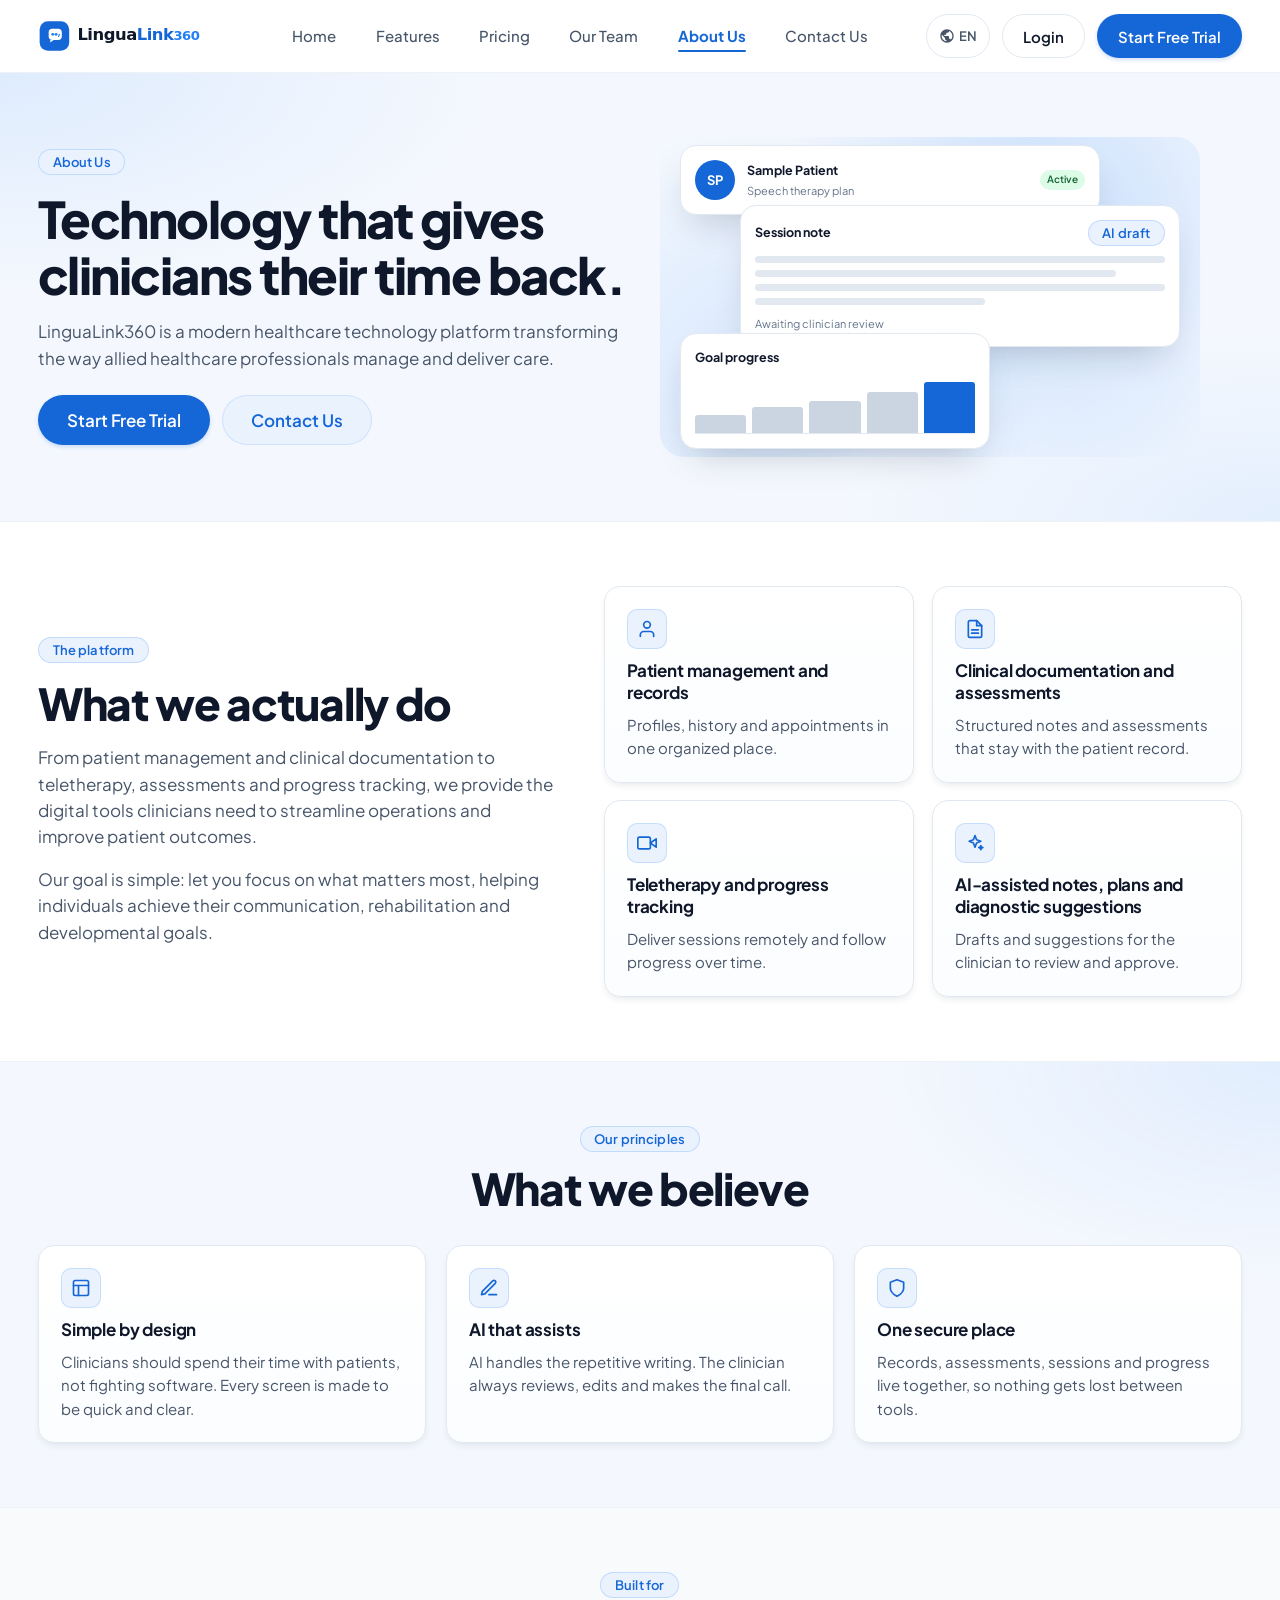
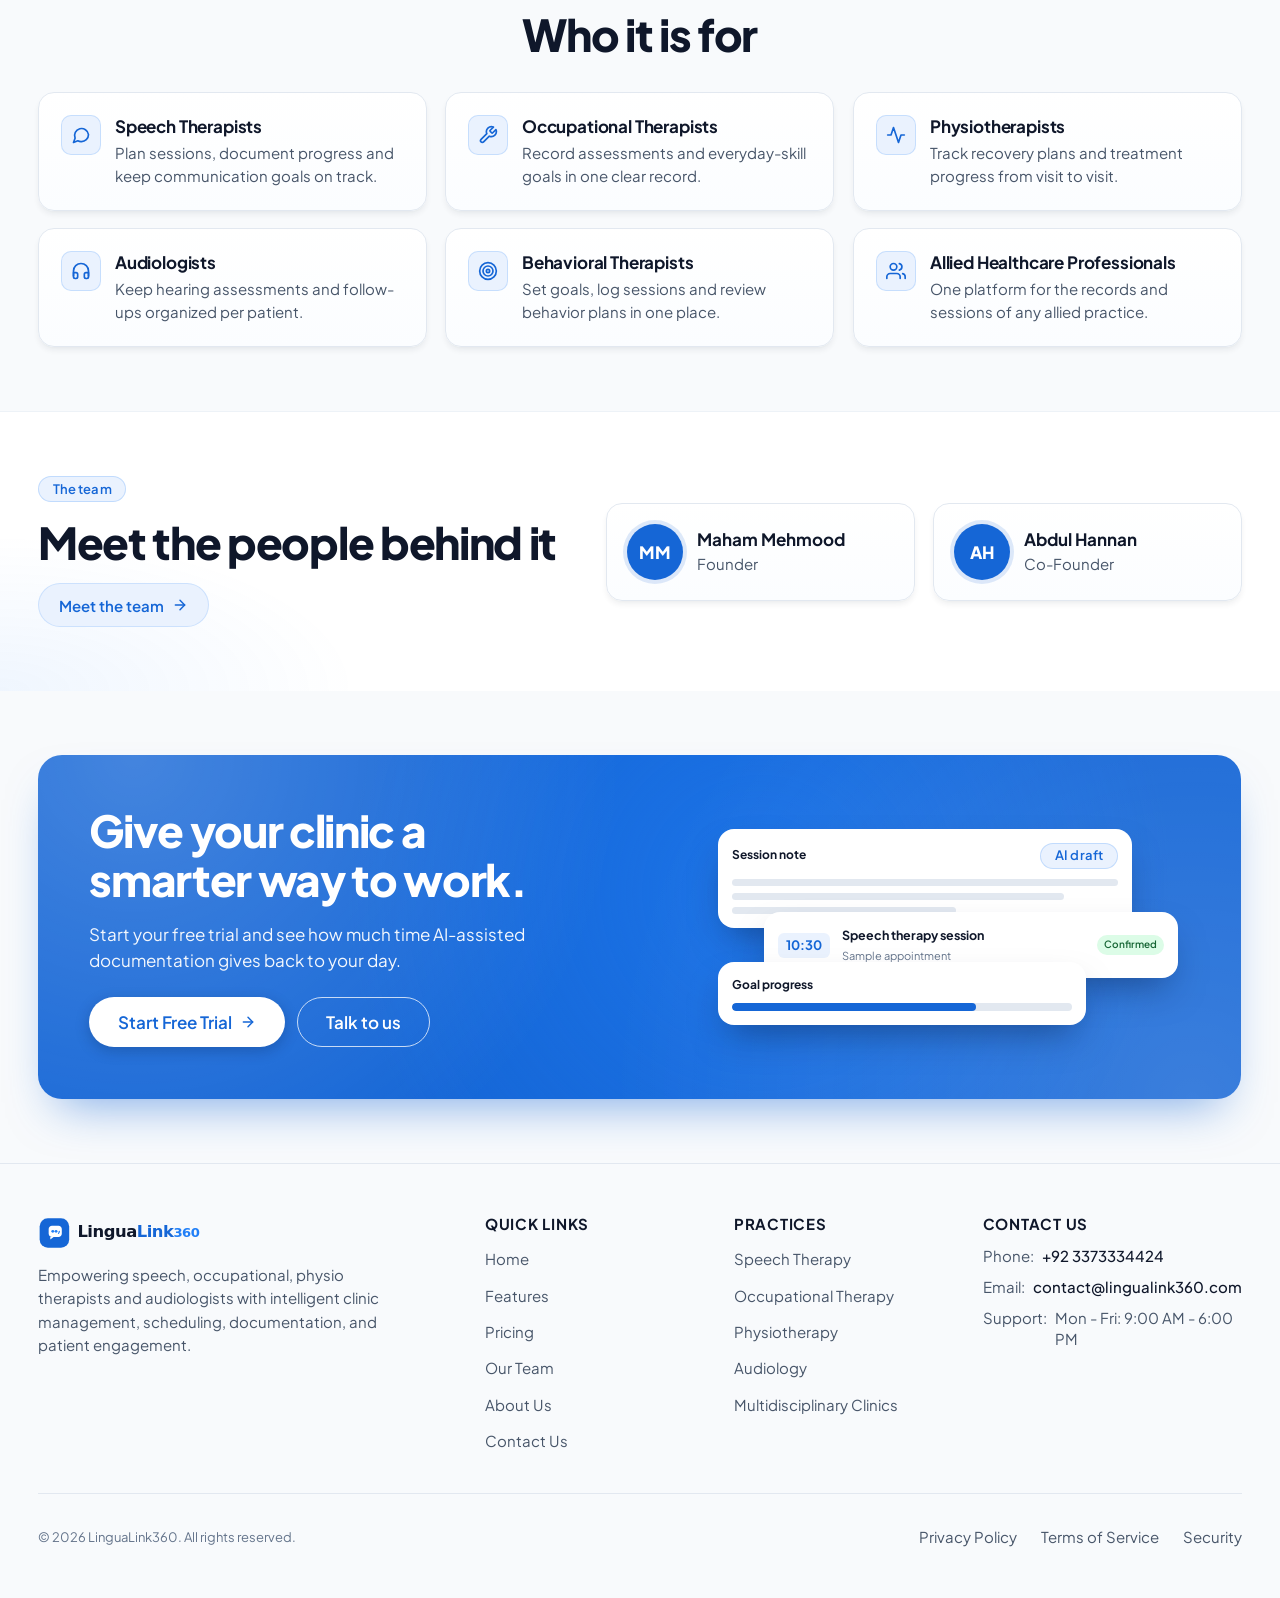
<file: about.html>
<!DOCTYPE html>
<html lang="en">
<head>
  <meta charset="UTF-8">
  <meta name="viewport" content="width=device-width, initial-scale=1.0">
  <title>About Us - LinguaLink360 Clinic Management Platform</title>
  <meta name="description" content="Learn about LinguaLink360's mission to streamline clinical operations and patient outcomes for allied healthcare practices.">

  <!-- Google Fonts: Plus Jakarta Sans -->
  <link rel="preconnect" href="https://fonts.googleapis.com">
  <link rel="preconnect" href="https://fonts.gstatic.com" crossorigin>
  <link href="https://fonts.googleapis.com/css2?family=Plus+Jakarta+Sans:wght@400;500;600;700;800&display=swap" rel="stylesheet">

  <!-- Foundation Stylesheets -->
  <link rel="stylesheet" href="assets/css/tokens.css">
  <link rel="stylesheet" href="assets/css/base.css">
  <link rel="stylesheet" href="assets/css/components.css">

  <!-- Page Stylesheet -->
  <link rel="stylesheet" href="assets/css/about.css">
</head>
<body class="ll-root">
  <!-- Accessible Skip Link -->
  <a href="#main-content" class="ll-skip-link">Skip to main content</a>

  <!-- Sticky Header -->
  <header class="ll-header">
    <div class="ll-container">
      <div class="ll-header__inner">
        <!-- Logo -->
        <a href="index.html" class="ll-logo" aria-label="LinguaLink360 home">
          <img src="assets/img/logo.svg" alt="LinguaLink360" class="ll-logo__img" width="196" height="36">
        </a>

        <!-- Desktop Navigation -->
        <nav class="ll-nav" aria-label="Main navigation">
          <ul class="ll-nav__list">
            <li><a href="index.html" class="ll-nav__link">Home</a></li>
            <li><a href="index.html#features" class="ll-nav__link">Features</a></li>
            <li><a href="index.html#pricing" class="ll-nav__link">Pricing</a></li>
            <li><a href="team.html" class="ll-nav__link">Our Team</a></li>
            <li><a href="about.html" class="ll-nav__link ll-nav__link--active" aria-current="page">About Us</a></li>
            <li><a href="contact.html" class="ll-nav__link">Contact Us</a></li>
          </ul>
        </nav>

        <!-- Actions & Mobile Trigger -->
        <div class="ll-header__actions">
          <button type="button" class="ll-lang-btn" aria-label="Select language (English currently selected)">
            <svg class="ll-lang-btn__icon" viewBox="0 0 24 24" aria-hidden="true"><path d="M12 2C6.48 2 2 6.48 2 12s4.48 10 10 10 10-4.48 10-10S17.52 2 12 2zm-1 17.93c-3.95-.49-7-3.85-7-7.93 0-.62.08-1.21.21-1.79L9 15v1c0 1.1.9 2 2 2v1.93zm6.9-2.54c-.26-.81-1-1.39-1.9-1.39h-1v-3c0-.55-.45-1-1-1H8v-2h2c.55 0 1-.45 1-1V7h2c1.1 0 2-.9 2-2v-.41c2.93 1.19 5 4.06 5 7.41 0 2.08-.8 3.97-2.1 5.39z"/></svg>
            <span>EN</span>
          </button>
          <a href="#" class="ll-btn ll-btn--ghost">Login</a>
          <a href="#" class="ll-btn ll-btn--primary">Start Free Trial</a>

          <button type="button" class="ll-menu-toggle" aria-expanded="false" aria-controls="ll-mobile-menu" aria-label="Toggle navigation menu">
            <span class="ll-menu-toggle__bar"></span>
            <span class="ll-menu-toggle__bar"></span>
            <span class="ll-menu-toggle__bar"></span>
          </button>
        </div>
      </div>
    </div>
  </header>

  <!-- Accessible Mobile Menu Drawer -->
  <div id="ll-mobile-menu" class="ll-mobile-menu" aria-hidden="true">
    <div class="ll-mobile-menu__drawer">
      <nav class="ll-mobile-nav" aria-label="Mobile navigation">
        <ul class="ll-mobile-nav__list">
          <li><a href="index.html" class="ll-mobile-nav__link">Home</a></li>
          <li><a href="index.html#features" class="ll-mobile-nav__link">Features</a></li>
          <li><a href="index.html#pricing" class="ll-mobile-nav__link">Pricing</a></li>
          <li><a href="team.html" class="ll-mobile-nav__link">Our Team</a></li>
          <li><a href="about.html" class="ll-mobile-nav__link ll-mobile-nav__link--active" aria-current="page">About Us</a></li>
          <li><a href="contact.html" class="ll-mobile-nav__link">Contact Us</a></li>
        </ul>
      </nav>
      <div class="ll-mobile-menu__actions">
        <a href="#" class="ll-btn ll-btn--ghost">Login</a>
        <a href="#" class="ll-btn ll-btn--primary">Start Free Trial</a>
      </div>
    </div>
  </div>

  <!-- Main Shell Content -->
  <main id="main-content" class="ll-main">

    <!-- =======================================================================
         SECTION 1: PAGE HERO (#about-hero)
         ======================================================================= -->
    <section id="about-hero" class="ll-about-hero" aria-labelledby="ll-about-hero-heading">
      <div class="ll-container">
        <div class="ll-about-hero__inner">
          <div class="ll-about-hero__content" data-ll-reveal>
            <span class="ll-chip ll-chip--primary">About Us</span>
            <h1 id="ll-about-hero-heading" class="ll-about-hero__title">Technology that gives clinicians their time back.</h1>
            <p class="ll-about-hero__lead">LinguaLink360 is a modern healthcare technology platform transforming the way allied healthcare professionals manage and deliver care.</p>
            <div class="ll-about-hero__actions">
              <a href="#" class="ll-btn ll-btn--primary ll-btn--lg">Start Free Trial</a>
              <a href="contact.html" class="ll-btn ll-btn--secondary ll-btn--lg">Contact Us</a>
            </div>
          </div>

          <!-- Layered mockup collage (sample content only) -->
          <div class="ll-about-hero__visual" data-ll-reveal aria-hidden="true">
            <div class="ll-collage">
              <div class="ll-collage__card ll-collage__card--profile">
                <span class="ll-collage__avatar">SP</span>
                <div class="ll-collage__profile-text">
                  <span class="ll-collage__name">Sample Patient</span>
                  <span class="ll-collage__meta">Speech therapy plan</span>
                </div>
                <span class="ll-badge ll-badge--green">Active</span>
              </div>

              <div class="ll-collage__card ll-collage__card--note">
                <div class="ll-collage__head">
                  <span class="ll-collage__name">Session note</span>
                  <span class="ll-chip ll-chip--primary">AI draft</span>
                </div>
                <div class="ll-collage__lines">
                  <span class="ll-collage__line ll-collage__line--full"></span>
                  <span class="ll-collage__line ll-collage__line--long"></span>
                  <span class="ll-collage__line ll-collage__line--full"></span>
                  <span class="ll-collage__line ll-collage__line--mid"></span>
                </div>
                <span class="ll-collage__meta">Awaiting clinician review</span>
              </div>

              <div class="ll-collage__card ll-collage__card--chart">
                <span class="ll-collage__name">Goal progress</span>
                <div class="ll-collage__bars">
                  <span class="ll-collage__bar ll-collage__bar--h1"></span>
                  <span class="ll-collage__bar ll-collage__bar--h2"></span>
                  <span class="ll-collage__bar ll-collage__bar--h3"></span>
                  <span class="ll-collage__bar ll-collage__bar--h4"></span>
                  <span class="ll-collage__bar ll-collage__bar--h5 ll-collage__bar--active"></span>
                </div>
              </div>
            </div>
          </div>
        </div>
      </div>
    </section>

    <!-- =======================================================================
         SECTION 2: WHAT WE ACTUALLY DO (#about-what)
         ======================================================================= -->
    <section id="about-what" class="ll-about-section ll-about-what" aria-labelledby="ll-about-what-heading">
      <div class="ll-container">
        <div class="ll-about-what__layout">
          <div class="ll-about-what__text" data-ll-reveal>
            <span class="ll-chip ll-chip--primary">The platform</span>
            <h2 id="ll-about-what-heading" class="ll-about-title">What we actually do</h2>
            <p class="ll-about-text">From patient management and clinical documentation to teletherapy, assessments and progress tracking, we provide the digital tools clinicians need to streamline operations and improve patient outcomes.</p>
            <p class="ll-about-text">Our goal is simple: let you focus on what matters most, helping individuals achieve their communication, rehabilitation and developmental goals.</p>
          </div>

          <div class="ll-about-what__grid" data-ll-stagger>
            <article class="ll-about-card">
              <span class="ll-about-icon" aria-hidden="true">
                <svg viewBox="0 0 24 24" focusable="false"><path d="M20 21v-2a4 4 0 0 0-4-4H8a4 4 0 0 0-4 4v2"></path><circle cx="12" cy="7" r="4"></circle></svg>
              </span>
              <h3 class="ll-about-card__title">Patient management and records</h3>
              <p class="ll-about-card__text">Profiles, history and appointments in one organized place.</p>
            </article>
            <article class="ll-about-card">
              <span class="ll-about-icon" aria-hidden="true">
                <svg viewBox="0 0 24 24" focusable="false"><path d="M14 2H6a2 2 0 0 0-2 2v16a2 2 0 0 0 2 2h12a2 2 0 0 0 2-2V8z"></path><polyline points="14 2 14 8 20 8"></polyline><line x1="16" y1="13" x2="8" y2="13"></line><line x1="16" y1="17" x2="8" y2="17"></line></svg>
              </span>
              <h3 class="ll-about-card__title">Clinical documentation and assessments</h3>
              <p class="ll-about-card__text">Structured notes and assessments that stay with the patient record.</p>
            </article>
            <article class="ll-about-card">
              <span class="ll-about-icon" aria-hidden="true">
                <svg viewBox="0 0 24 24" focusable="false"><polygon points="23 7 16 12 23 17 23 7"></polygon><rect x="1" y="5" width="15" height="14" rx="2"></rect></svg>
              </span>
              <h3 class="ll-about-card__title">Teletherapy and progress tracking</h3>
              <p class="ll-about-card__text">Deliver sessions remotely and follow progress over time.</p>
            </article>
            <article class="ll-about-card">
              <span class="ll-about-icon" aria-hidden="true">
                <svg viewBox="0 0 24 24" focusable="false"><path d="M12 3l1.9 5.1L19 10l-5.1 1.9L12 17l-1.9-5.1L5 10l5.1-1.9z"></path><path d="M19 15l.7 1.8L21.5 17.5l-1.8.7L19 20l-.7-1.8-1.8-.7 1.8-.7z"></path></svg>
              </span>
              <h3 class="ll-about-card__title">AI-assisted notes, plans and diagnostic suggestions</h3>
              <p class="ll-about-card__text">Drafts and suggestions for the clinician to review and approve.</p>
            </article>
          </div>
        </div>
      </div>
    </section>

    <!-- =======================================================================
         SECTION 3: WHAT WE BELIEVE (#about-believe) - tinted background
         ======================================================================= -->
    <section id="about-believe" class="ll-about-section ll-about-believe" aria-labelledby="ll-about-believe-heading">
      <div class="ll-container">
        <div class="ll-about-head" data-ll-reveal>
          <span class="ll-chip ll-chip--primary">Our principles</span>
          <h2 id="ll-about-believe-heading" class="ll-about-title">What we believe</h2>
        </div>

        <div class="ll-about-believe__grid" data-ll-stagger>
          <article class="ll-about-card">
            <span class="ll-about-icon" aria-hidden="true">
              <svg viewBox="0 0 24 24" focusable="false"><rect x="3" y="3" width="18" height="18" rx="2"></rect><line x1="3" y1="9" x2="21" y2="9"></line><line x1="9" y1="21" x2="9" y2="9"></line></svg>
            </span>
            <h3 class="ll-about-card__title">Simple by design</h3>
            <p class="ll-about-card__text">Clinicians should spend their time with patients, not fighting software. Every screen is made to be quick and clear.</p>
          </article>
          <article class="ll-about-card">
            <span class="ll-about-icon" aria-hidden="true">
              <svg viewBox="0 0 24 24" focusable="false"><path d="M12 20h9"></path><path d="M16.5 3.5a2.1 2.1 0 0 1 3 3L7 19l-4 1 1-4z"></path></svg>
            </span>
            <h3 class="ll-about-card__title">AI that assists</h3>
            <p class="ll-about-card__text">AI handles the repetitive writing. The clinician always reviews, edits and makes the final call.</p>
          </article>
          <article class="ll-about-card">
            <span class="ll-about-icon" aria-hidden="true">
              <svg viewBox="0 0 24 24" focusable="false"><path d="M12 22s8-4 8-10V5l-8-3-8 3v7c0 6 8 10 8 10z"></path></svg>
            </span>
            <h3 class="ll-about-card__title">One secure place</h3>
            <p class="ll-about-card__text">Records, assessments, sessions and progress live together, so nothing gets lost between tools.</p>
          </article>
        </div>
      </div>
    </section>

    <!-- =======================================================================
         SECTION 4: WHO IT IS FOR (#about-audience)
         ======================================================================= -->
    <section id="about-audience" class="ll-about-section ll-about-audience" aria-labelledby="ll-about-audience-heading">
      <div class="ll-container">
        <div class="ll-about-head" data-ll-reveal>
          <span class="ll-chip ll-chip--primary">Built for</span>
          <h2 id="ll-about-audience-heading" class="ll-about-title">Who it is for</h2>
        </div>

        <div class="ll-about-audience__grid" data-ll-stagger>
          <article class="ll-about-card ll-about-card--row">
            <span class="ll-about-icon" aria-hidden="true">
              <svg viewBox="0 0 24 24" focusable="false"><path d="M21 11.5a8.4 8.4 0 0 1-9 8.4 8.5 8.5 0 0 1-3.8-.9L3 21l1.9-5.2A8.4 8.4 0 1 1 21 11.5z"></path></svg>
            </span>
            <div class="ll-about-card__body">
              <h3 class="ll-about-card__title">Speech Therapists</h3>
              <p class="ll-about-card__text">Plan sessions, document progress and keep communication goals on track.</p>
            </div>
          </article>
          <article class="ll-about-card ll-about-card--row">
            <span class="ll-about-icon" aria-hidden="true">
              <svg viewBox="0 0 24 24" focusable="false"><path d="M14.7 6.3a1 1 0 0 0 0 1.4l1.6 1.6a1 1 0 0 0 1.4 0l3.8-3.8a6 6 0 0 1-7.9 7.9l-6.9 6.9a2.1 2.1 0 0 1-3-3l6.9-6.9a6 6 0 0 1 7.9-7.9z"></path></svg>
            </span>
            <div class="ll-about-card__body">
              <h3 class="ll-about-card__title">Occupational Therapists</h3>
              <p class="ll-about-card__text">Record assessments and everyday-skill goals in one clear record.</p>
            </div>
          </article>
          <article class="ll-about-card ll-about-card--row">
            <span class="ll-about-icon" aria-hidden="true">
              <svg viewBox="0 0 24 24" focusable="false"><polyline points="22 12 18 12 15 21 9 3 6 12 2 12"></polyline></svg>
            </span>
            <div class="ll-about-card__body">
              <h3 class="ll-about-card__title">Physiotherapists</h3>
              <p class="ll-about-card__text">Track recovery plans and treatment progress from visit to visit.</p>
            </div>
          </article>
          <article class="ll-about-card ll-about-card--row">
            <span class="ll-about-icon" aria-hidden="true">
              <svg viewBox="0 0 24 24" focusable="false"><path d="M3 18v-6a9 9 0 0 1 18 0v6"></path><path d="M21 19a2 2 0 0 1-2 2h-1a2 2 0 0 1-2-2v-3a2 2 0 0 1 2-2h3zM3 19a2 2 0 0 0 2 2h1a2 2 0 0 0 2-2v-3a2 2 0 0 0-2-2H3z"></path></svg>
            </span>
            <div class="ll-about-card__body">
              <h3 class="ll-about-card__title">Audiologists</h3>
              <p class="ll-about-card__text">Keep hearing assessments and follow-ups organized per patient.</p>
            </div>
          </article>
          <article class="ll-about-card ll-about-card--row">
            <span class="ll-about-icon" aria-hidden="true">
              <svg viewBox="0 0 24 24" focusable="false"><circle cx="12" cy="12" r="10"></circle><circle cx="12" cy="12" r="6"></circle><circle cx="12" cy="12" r="2"></circle></svg>
            </span>
            <div class="ll-about-card__body">
              <h3 class="ll-about-card__title">Behavioral Therapists</h3>
              <p class="ll-about-card__text">Set goals, log sessions and review behavior plans in one place.</p>
            </div>
          </article>
          <article class="ll-about-card ll-about-card--row">
            <span class="ll-about-icon" aria-hidden="true">
              <svg viewBox="0 0 24 24" focusable="false"><path d="M17 21v-2a4 4 0 0 0-4-4H5a4 4 0 0 0-4 4v2"></path><circle cx="9" cy="7" r="4"></circle><path d="M23 21v-2a4 4 0 0 0-3-3.9"></path><path d="M16 3.1a4 4 0 0 1 0 7.8"></path></svg>
            </span>
            <div class="ll-about-card__body">
              <h3 class="ll-about-card__title">Allied Healthcare Professionals</h3>
              <p class="ll-about-card__text">One platform for the records and sessions of any allied practice.</p>
            </div>
          </article>
        </div>
      </div>
    </section>

    <!-- =======================================================================
         SECTION 5: FOUNDERS TEASER (#about-founders)
         ======================================================================= -->
    <section id="about-founders" class="ll-about-section ll-about-founders" aria-labelledby="ll-about-founders-heading">
      <div class="ll-container">
        <div class="ll-about-founders__layout">
          <div class="ll-about-founders__intro" data-ll-reveal>
            <span class="ll-chip ll-chip--primary">The team</span>
            <h2 id="ll-about-founders-heading" class="ll-about-title">Meet the people behind it</h2>
            <a href="team.html" class="ll-btn ll-btn--secondary">
              Meet the team
              <svg class="ll-about-arrow" viewBox="0 0 24 24" aria-hidden="true" focusable="false"><line x1="5" y1="12" x2="19" y2="12"></line><polyline points="12 5 19 12 12 19"></polyline></svg>
            </a>
          </div>

          <div class="ll-about-founders__grid" data-ll-stagger>
            <article class="ll-about-person">
              <span class="ll-about-person__avatar" aria-hidden="true">MM</span>
              <div class="ll-about-person__text">
                <h3 class="ll-about-person__name">Maham Mehmood</h3>
                <p class="ll-about-person__role">Founder</p>
              </div>
            </article>
            <article class="ll-about-person">
              <span class="ll-about-person__avatar" aria-hidden="true">AH</span>
              <div class="ll-about-person__text">
                <h3 class="ll-about-person__name">Abdul Hannan</h3>
                <p class="ll-about-person__role">Co-Founder</p>
              </div>
            </article>
          </div>
        </div>
      </div>
    </section>

    <!-- =======================================================================
         SECTION LAST: FINAL CTA (#cta) - shared styles live in components.css
         ======================================================================= -->
    <section id="cta" class="ll-cta" aria-labelledby="ll-cta-heading">
      <div class="ll-container">
        <div class="ll-cta__band" data-ll-reveal>
          <div class="ll-cta__content">
            <h2 id="ll-cta-heading" class="ll-cta__title">Give your clinic a smarter way to work.</h2>
            <p class="ll-cta__desc">Start your free trial and see how much time AI-assisted documentation gives back to your day.</p>
            <div class="ll-cta__actions">
              <a href="#" class="ll-btn ll-btn--lg ll-btn--white">
                Start Free Trial
                <svg class="ll-cta__arrow" viewBox="0 0 24 24" aria-hidden="true" focusable="false"><line x1="5" y1="12" x2="19" y2="12"></line><polyline points="12 5 19 12 12 19"></polyline></svg>
              </a>
              <a href="contact.html" class="ll-btn ll-btn--lg ll-btn--outline-light">Talk to us</a>
            </div>
          </div>

          <div class="ll-cta__visual" aria-hidden="true">
            <div class="ll-cta-stack">
              <div class="ll-cta-card ll-cta-card--note">
                <div class="ll-cta-card__head">
                  <span class="ll-cta-card__title">Session note</span>
                  <span class="ll-chip ll-chip--primary">AI draft</span>
                </div>
                <div class="ll-cta-card__lines">
                  <span class="ll-cta-line ll-cta-line--full"></span>
                  <span class="ll-cta-line ll-cta-line--long"></span>
                  <span class="ll-cta-line ll-cta-line--mid"></span>
                </div>
              </div>

              <div class="ll-cta-card ll-cta-card--appt">
                <span class="ll-cta-card__time">10:30</span>
                <div class="ll-cta-card__appt-text">
                  <span class="ll-cta-card__appt-title">Speech therapy session</span>
                  <span class="ll-cta-card__appt-meta">Sample appointment</span>
                </div>
                <span class="ll-badge ll-badge--green">Confirmed</span>
              </div>

              <div class="ll-cta-card ll-cta-card--progress">
                <div class="ll-cta-card__head">
                  <span class="ll-cta-card__title">Goal progress</span>
                </div>
                <div class="ll-cta-progress"><span class="ll-cta-progress__fill"></span></div>
              </div>
            </div>
          </div>
        </div>
      </div>
    </section>
  </main>

  <!-- Global Footer -->
  <footer class="ll-footer">
    <div class="ll-container">
      <div class="ll-footer__grid">
        <!-- Brand Info -->
        <div class="ll-footer__brand">
          <a href="index.html" class="ll-logo" aria-label="LinguaLink360 home">
            <img src="assets/img/logo.svg" alt="LinguaLink360" class="ll-logo__img" width="196" height="36">
          </a>
          <p class="ll-footer__desc">
            Empowering speech, occupational, physio therapists and audiologists with intelligent clinic management, scheduling, documentation, and patient engagement.
          </p>
        </div>

        <!-- Quick Links -->
        <div class="ll-footer__col">
          <h2 class="ll-footer__heading">Quick Links</h2>
          <ul class="ll-footer__list">
            <li><a href="index.html" class="ll-footer__link">Home</a></li>
            <li><a href="index.html#features" class="ll-footer__link">Features</a></li>
            <li><a href="index.html#pricing" class="ll-footer__link">Pricing</a></li>
            <li><a href="team.html" class="ll-footer__link">Our Team</a></li>
            <li><a href="about.html" class="ll-footer__link">About Us</a></li>
            <li><a href="contact.html" class="ll-footer__link">Contact Us</a></li>
          </ul>
        </div>

        <!-- Solutions -->
        <div class="ll-footer__col">
          <h2 class="ll-footer__heading">Practices</h2>
          <ul class="ll-footer__list">
            <li><a href="#" class="ll-footer__link">Speech Therapy</a></li>
            <li><a href="#" class="ll-footer__link">Occupational Therapy</a></li>
            <li><a href="#" class="ll-footer__link">Physiotherapy</a></li>
            <li><a href="#" class="ll-footer__link">Audiology</a></li>
            <li><a href="#" class="ll-footer__link">Multidisciplinary Clinics</a></li>
          </ul>
        </div>

        <!-- Contact Us -->
        <div class="ll-footer__col">
          <h2 class="ll-footer__heading">Contact Us</h2>
          <ul class="ll-footer__list">
            <li class="ll-footer__contact-item">
              <span>Phone:</span>
              <a href="tel:+923373334424">+92 3373334424</a>
            </li>
            <li class="ll-footer__contact-item">
              <span>Email:</span>
              <a href="mailto:contact@lingualink360.com">contact@lingualink360.com</a>
            </li>
            <li class="ll-footer__contact-item">
              <span>Support:</span>
              <span>Mon - Fri: 9:00 AM - 6:00 PM</span>
            </li>
          </ul>
        </div>
      </div>

      <!-- Bottom Bar -->
      <div class="ll-footer__bottom">
        <p>&copy; 2026 LinguaLink360. All rights reserved.</p>
        <div class="ll-footer__bottom-links">
          <a href="#" class="ll-footer__link">Privacy Policy</a>
          <a href="#" class="ll-footer__link">Terms of Service</a>
          <a href="#" class="ll-footer__link">Security</a>
        </div>
      </div>
    </div>
  </footer>

  <!-- Foundation Script -->
  <script src="assets/js/main.js"></script>
</body>
</html>
</file>
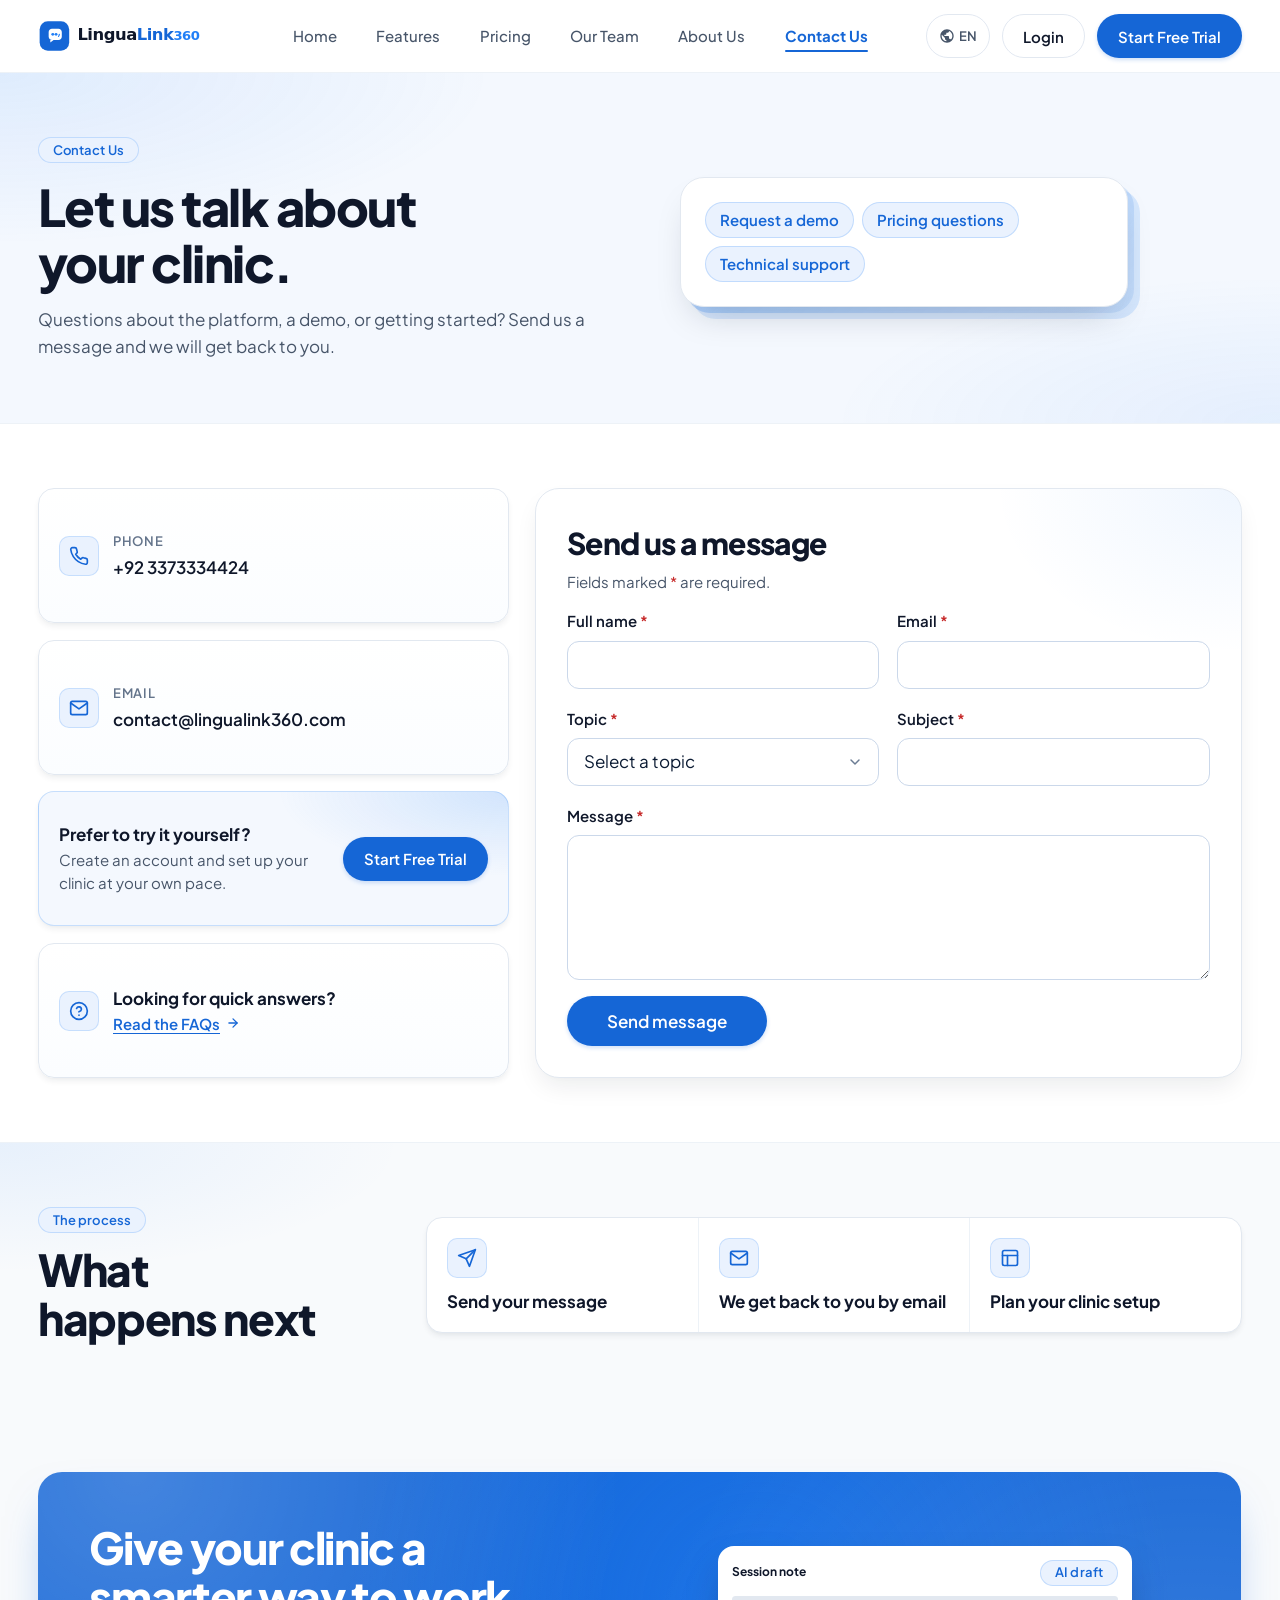
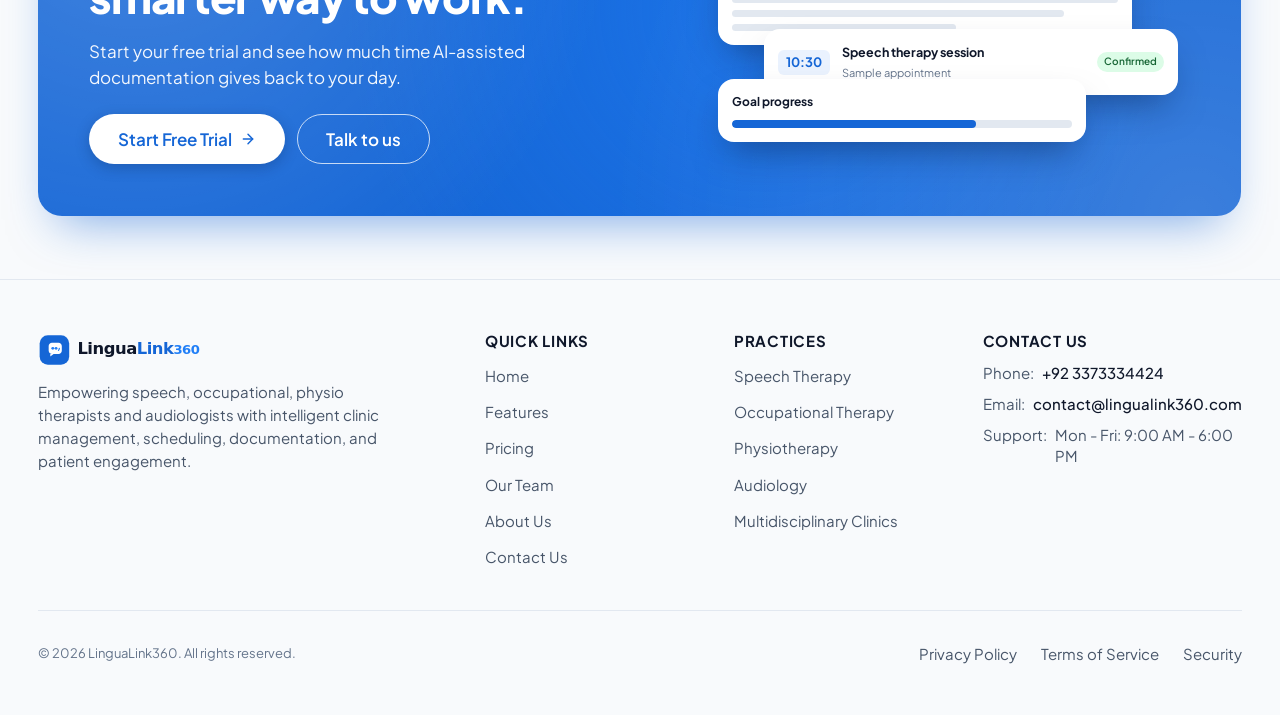
<file: contact.html>
<!DOCTYPE html>
<html lang="en">
<head>
  <meta charset="UTF-8">
  <meta name="viewport" content="width=device-width, initial-scale=1.0">
  <title>Contact Us - LinguaLink360 Clinic Management Platform</title>
  <meta name="description" content="Get in touch with the LinguaLink360 team for product demos, onboarding assistance, and support.">

  <!-- Google Fonts: Plus Jakarta Sans -->
  <link rel="preconnect" href="https://fonts.googleapis.com">
  <link rel="preconnect" href="https://fonts.gstatic.com" crossorigin>
  <link href="https://fonts.googleapis.com/css2?family=Plus+Jakarta+Sans:wght@400;500;600;700;800&display=swap" rel="stylesheet">

  <!-- Foundation Stylesheets -->
  <link rel="stylesheet" href="assets/css/tokens.css">
  <link rel="stylesheet" href="assets/css/base.css">
  <link rel="stylesheet" href="assets/css/components.css">

  <!-- Page Stylesheet -->
  <link rel="stylesheet" href="assets/css/contact.css">
</head>
<body class="ll-root">
  <!-- Accessible Skip Link -->
  <a href="#main-content" class="ll-skip-link">Skip to main content</a>

  <!-- Sticky Header -->
  <header class="ll-header">
    <div class="ll-container">
      <div class="ll-header__inner">
        <!-- Logo -->
        <a href="index.html" class="ll-logo" aria-label="LinguaLink360 home">
          <img src="assets/img/logo.svg" alt="LinguaLink360" class="ll-logo__img" width="196" height="36">
        </a>

        <!-- Desktop Navigation -->
        <nav class="ll-nav" aria-label="Main navigation">
          <ul class="ll-nav__list">
            <li><a href="index.html" class="ll-nav__link">Home</a></li>
            <li><a href="index.html#features" class="ll-nav__link">Features</a></li>
            <li><a href="index.html#pricing" class="ll-nav__link">Pricing</a></li>
            <li><a href="team.html" class="ll-nav__link">Our Team</a></li>
            <li><a href="about.html" class="ll-nav__link">About Us</a></li>
            <li><a href="contact.html" class="ll-nav__link ll-nav__link--active" aria-current="page">Contact Us</a></li>
          </ul>
        </nav>

        <!-- Actions & Mobile Trigger -->
        <div class="ll-header__actions">
          <button type="button" class="ll-lang-btn" aria-label="Select language (English currently selected)">
            <svg class="ll-lang-btn__icon" viewBox="0 0 24 24" aria-hidden="true"><path d="M12 2C6.48 2 2 6.48 2 12s4.48 10 10 10 10-4.48 10-10S17.52 2 12 2zm-1 17.93c-3.95-.49-7-3.85-7-7.93 0-.62.08-1.21.21-1.79L9 15v1c0 1.1.9 2 2 2v1.93zm6.9-2.54c-.26-.81-1-1.39-1.9-1.39h-1v-3c0-.55-.45-1-1-1H8v-2h2c.55 0 1-.45 1-1V7h2c1.1 0 2-.9 2-2v-.41c2.93 1.19 5 4.06 5 7.41 0 2.08-.8 3.97-2.1 5.39z"/></svg>
            <span>EN</span>
          </button>
          <a href="#" class="ll-btn ll-btn--ghost">Login</a>
          <a href="#" class="ll-btn ll-btn--primary">Start Free Trial</a>

          <button type="button" class="ll-menu-toggle" aria-expanded="false" aria-controls="ll-mobile-menu" aria-label="Toggle navigation menu">
            <span class="ll-menu-toggle__bar"></span>
            <span class="ll-menu-toggle__bar"></span>
            <span class="ll-menu-toggle__bar"></span>
          </button>
        </div>
      </div>
    </div>
  </header>

  <!-- Accessible Mobile Menu Drawer -->
  <div id="ll-mobile-menu" class="ll-mobile-menu" aria-hidden="true">
    <div class="ll-mobile-menu__drawer">
      <nav class="ll-mobile-nav" aria-label="Mobile navigation">
        <ul class="ll-mobile-nav__list">
          <li><a href="index.html" class="ll-mobile-nav__link">Home</a></li>
          <li><a href="index.html#features" class="ll-mobile-nav__link">Features</a></li>
          <li><a href="index.html#pricing" class="ll-mobile-nav__link">Pricing</a></li>
          <li><a href="team.html" class="ll-mobile-nav__link">Our Team</a></li>
          <li><a href="about.html" class="ll-mobile-nav__link">About Us</a></li>
          <li><a href="contact.html" class="ll-mobile-nav__link ll-mobile-nav__link--active" aria-current="page">Contact Us</a></li>
        </ul>
      </nav>
      <div class="ll-mobile-menu__actions">
        <a href="#" class="ll-btn ll-btn--ghost">Login</a>
        <a href="#" class="ll-btn ll-btn--primary">Start Free Trial</a>
      </div>
    </div>
  </div>

  <!-- Main Shell Content -->
  <main id="main-content" class="ll-main">

    <!-- =======================================================================
         SECTION 1: SLIM PAGE HERO (#contact-hero)
         ======================================================================= -->
    <section id="contact-hero" class="ll-contact-hero" aria-labelledby="ll-contact-hero-heading">
      <div class="ll-container">
        <div class="ll-contact-hero__inner">
          <div class="ll-contact-hero__content" data-ll-reveal>
            <span class="ll-chip ll-chip--primary">Contact Us</span>
            <h1 id="ll-contact-hero-heading" class="ll-contact-hero__title">Let us talk about your clinic.</h1>
            <p class="ll-contact-hero__lead">Questions about the platform, a demo, or getting started? Send us a message and we will get back to you.</p>
          </div>

          <!-- Decorative topic chips with a layered shape (not interactive) -->
          <div class="ll-contact-hero__visual" data-ll-reveal aria-hidden="true">
            <div class="ll-topics">
              <span class="ll-topics__shape ll-topics__shape--back"></span>
              <span class="ll-topics__shape ll-topics__shape--mid"></span>
              <div class="ll-topics__chips">
                <span class="ll-topics__chip">Request a demo</span>
                <span class="ll-topics__chip">Pricing questions</span>
                <span class="ll-topics__chip">Technical support</span>
              </div>
            </div>
          </div>
        </div>
      </div>
    </section>

    <!-- =======================================================================
         SECTION 2: MAIN AREA (#contact-main) - info cards + form
         ======================================================================= -->
    <section id="contact-main" class="ll-contact-main" aria-label="Contact details and message form">
      <div class="ll-container">
        <div class="ll-contact-main__layout">
          <!-- Left: info cards -->
          <div class="ll-contact-main__info" data-ll-stagger>
            <div class="ll-info-card">
              <span class="ll-contact-icon" aria-hidden="true">
                <svg viewBox="0 0 24 24" focusable="false"><path d="M22 16.9v3a2 2 0 0 1-2.2 2 19.8 19.8 0 0 1-8.6-3.1 19.5 19.5 0 0 1-6-6A19.8 19.8 0 0 1 2.1 4.2 2 2 0 0 1 4.1 2h3a2 2 0 0 1 2 1.7c.1 1 .4 1.9.7 2.8a2 2 0 0 1-.5 2.1L8.1 9.9a16 16 0 0 0 6 6l1.3-1.3a2 2 0 0 1 2.1-.4c.9.3 1.8.6 2.8.7a2 2 0 0 1 1.7 2z"></path></svg>
              </span>
              <div class="ll-info-card__text">
                <span class="ll-info-card__label">Phone</span>
                <a href="tel:+923373334424" class="ll-info-card__value">+92 3373334424</a>
              </div>
            </div>

            <div class="ll-info-card">
              <span class="ll-contact-icon" aria-hidden="true">
                <svg viewBox="0 0 24 24" focusable="false"><path d="M4 4h16a2 2 0 0 1 2 2v12a2 2 0 0 1-2 2H4a2 2 0 0 1-2-2V6a2 2 0 0 1 2-2z"></path><polyline points="22 6 12 13 2 6"></polyline></svg>
              </span>
              <div class="ll-info-card__text">
                <span class="ll-info-card__label">Email</span>
                <a href="mailto:contact@lingualink360.com" class="ll-info-card__value">contact@lingualink360.com</a>
              </div>
            </div>

            <div class="ll-info-card ll-info-card--accent">
              <div class="ll-info-card__text">
                <h2 class="ll-info-card__title">Prefer to try it yourself?</h2>
                <p class="ll-info-card__desc">Create an account and set up your clinic at your own pace.</p>
              </div>
              <a href="https://lingualink360.com/register" class="ll-btn ll-btn--primary">Start Free Trial</a>
            </div>

            <div class="ll-info-card">
              <span class="ll-contact-icon" aria-hidden="true">
                <svg viewBox="0 0 24 24" focusable="false"><circle cx="12" cy="12" r="10"></circle><path d="M9.1 9a3 3 0 0 1 5.8 1c0 2-3 3-3 3"></path><line x1="12" y1="17" x2="12.01" y2="17"></line></svg>
              </span>
              <div class="ll-info-card__text">
                <h2 class="ll-info-card__title">Looking for quick answers?</h2>
                <a href="https://lingualink360.com/faqs" class="ll-info-card__link">
                  Read the FAQs
                  <svg class="ll-contact-arrow" viewBox="0 0 24 24" aria-hidden="true" focusable="false"><line x1="5" y1="12" x2="19" y2="12"></line><polyline points="12 5 19 12 12 19"></polyline></svg>
                </a>
              </div>
            </div>
          </div>

          <!-- Right: form card -->
          <div class="ll-contact-main__form" data-ll-reveal>
            <div class="ll-form-card">
              <h2 class="ll-form-card__title" id="ll-form-title">Send us a message</h2>
              <p class="ll-form-card__note">Fields marked <span class="ll-field__req" aria-hidden="true">*</span><span class="ll-sr-only">with an asterisk</span> are required.</p>

              <form id="ll-contact-form" class="ll-form" novalidate aria-labelledby="ll-form-title">
                <div class="ll-form__grid">
                  <div class="ll-field">
                    <label class="ll-field__label" for="ll-cf-name">Full name <span class="ll-field__req" aria-hidden="true">*</span></label>
                    <input class="ll-field__control" type="text" id="ll-cf-name" name="name" maxlength="80" autocomplete="name" required aria-describedby="ll-cf-name-error">
                    <p class="ll-field__error" id="ll-cf-name-error" hidden></p>
                  </div>

                  <div class="ll-field">
                    <label class="ll-field__label" for="ll-cf-email">Email <span class="ll-field__req" aria-hidden="true">*</span></label>
                    <input class="ll-field__control" type="email" id="ll-cf-email" name="email" maxlength="120" autocomplete="email" required aria-describedby="ll-cf-email-error">
                    <p class="ll-field__error" id="ll-cf-email-error" hidden></p>
                  </div>

                  <div class="ll-field">
                    <label class="ll-field__label" for="ll-cf-topic">Topic <span class="ll-field__req" aria-hidden="true">*</span></label>
                    <div class="ll-select">
                      <select class="ll-field__control ll-field__control--select" id="ll-cf-topic" name="topic" required aria-describedby="ll-cf-topic-error">
                        <option value="">Select a topic</option>
                        <option value="demo">Request a demo</option>
                        <option value="pricing">Pricing questions</option>
                        <option value="support">Technical support</option>
                        <option value="other">Other</option>
                      </select>
                      <svg class="ll-select__chevron" viewBox="0 0 24 24" aria-hidden="true" focusable="false"><polyline points="6 9 12 15 18 9"></polyline></svg>
                    </div>
                    <p class="ll-field__error" id="ll-cf-topic-error" hidden></p>
                  </div>

                  <div class="ll-field">
                    <label class="ll-field__label" for="ll-cf-subject">Subject <span class="ll-field__req" aria-hidden="true">*</span></label>
                    <input class="ll-field__control" type="text" id="ll-cf-subject" name="subject" maxlength="120" required aria-describedby="ll-cf-subject-error">
                    <p class="ll-field__error" id="ll-cf-subject-error" hidden></p>
                  </div>

                  <div class="ll-field ll-field--full">
                    <label class="ll-field__label" for="ll-cf-message">Message <span class="ll-field__req" aria-hidden="true">*</span></label>
                    <textarea class="ll-field__control ll-field__control--area" id="ll-cf-message" name="message" rows="5" maxlength="2000" required aria-describedby="ll-cf-message-error"></textarea>
                    <p class="ll-field__error" id="ll-cf-message-error" hidden></p>
                  </div>
                </div>

                <!-- Honeypot: hidden from people and assistive tech, bots tend to fill it -->
                <div class="ll-hp" aria-hidden="true">
                  <label for="ll-cf-website">Website</label>
                  <input type="text" id="ll-cf-website" name="website" tabindex="-1" autocomplete="off">
                </div>

                <button type="submit" class="ll-btn ll-btn--primary ll-btn--lg ll-form__submit" id="ll-cf-submit">
                  <svg class="ll-spinner" viewBox="0 0 24 24" aria-hidden="true" focusable="false" hidden><circle cx="12" cy="12" r="9"></circle></svg>
                  <span class="ll-form__submit-label">Send message</span>
                </button>
              </form>

              <div class="ll-form-success" id="ll-cf-success" hidden>
                <span class="ll-contact-icon ll-contact-icon--lg" aria-hidden="true">
                  <svg viewBox="0 0 24 24" focusable="false"><polyline points="20 6 9 17 4 12"></polyline></svg>
                </span>
                <p class="ll-form-success__text" id="ll-cf-status" role="status" aria-live="polite"></p>
                <button type="button" class="ll-btn ll-btn--secondary" id="ll-cf-reset">Send another message</button>
              </div>
            </div>
          </div>
        </div>
      </div>
    </section>

    <!-- =======================================================================
         SECTION 3: WHAT HAPPENS NEXT (#contact-next)
         ======================================================================= -->
    <section id="contact-next" class="ll-contact-next" aria-labelledby="ll-contact-next-heading">
      <div class="ll-container">
        <div class="ll-contact-next__layout">
          <div class="ll-contact-next__intro" data-ll-reveal>
            <span class="ll-chip ll-chip--primary">The process</span>
            <h2 id="ll-contact-next-heading" class="ll-contact-title">What happens next</h2>
          </div>

          <ol class="ll-next-steps" data-ll-stagger>
            <li class="ll-next-step">
              <span class="ll-contact-icon" aria-hidden="true">
                <svg viewBox="0 0 24 24" focusable="false"><line x1="22" y1="2" x2="11" y2="13"></line><polygon points="22 2 15 22 11 13 2 9 22 2"></polygon></svg>
              </span>
              <span class="ll-next-step__title">Send your message</span>
            </li>
            <li class="ll-next-step">
              <span class="ll-contact-icon" aria-hidden="true">
                <svg viewBox="0 0 24 24" focusable="false"><path d="M4 4h16a2 2 0 0 1 2 2v12a2 2 0 0 1-2 2H4a2 2 0 0 1-2-2V6a2 2 0 0 1 2-2z"></path><polyline points="22 6 12 13 2 6"></polyline></svg>
              </span>
              <span class="ll-next-step__title">We get back to you by email</span>
            </li>
            <li class="ll-next-step">
              <span class="ll-contact-icon" aria-hidden="true">
                <svg viewBox="0 0 24 24" focusable="false"><rect x="3" y="3" width="18" height="18" rx="2"></rect><line x1="3" y1="9" x2="21" y2="9"></line><line x1="9" y1="21" x2="9" y2="9"></line></svg>
              </span>
              <span class="ll-next-step__title">Plan your clinic setup</span>
            </li>
          </ol>
        </div>
      </div>
    </section>

    <!-- =======================================================================
         SECTION LAST: FINAL CTA (#cta) - shared styles live in components.css
         ======================================================================= -->
    <section id="cta" class="ll-cta" aria-labelledby="ll-cta-heading">
      <div class="ll-container">
        <div class="ll-cta__band" data-ll-reveal>
          <div class="ll-cta__content">
            <h2 id="ll-cta-heading" class="ll-cta__title">Give your clinic a smarter way to work.</h2>
            <p class="ll-cta__desc">Start your free trial and see how much time AI-assisted documentation gives back to your day.</p>
            <div class="ll-cta__actions">
              <a href="#" class="ll-btn ll-btn--lg ll-btn--white">
                Start Free Trial
                <svg class="ll-cta__arrow" viewBox="0 0 24 24" aria-hidden="true" focusable="false"><line x1="5" y1="12" x2="19" y2="12"></line><polyline points="12 5 19 12 12 19"></polyline></svg>
              </a>
              <a href="contact.html" class="ll-btn ll-btn--lg ll-btn--outline-light">Talk to us</a>
            </div>
          </div>

          <div class="ll-cta__visual" aria-hidden="true">
            <div class="ll-cta-stack">
              <div class="ll-cta-card ll-cta-card--note">
                <div class="ll-cta-card__head">
                  <span class="ll-cta-card__title">Session note</span>
                  <span class="ll-chip ll-chip--primary">AI draft</span>
                </div>
                <div class="ll-cta-card__lines">
                  <span class="ll-cta-line ll-cta-line--full"></span>
                  <span class="ll-cta-line ll-cta-line--long"></span>
                  <span class="ll-cta-line ll-cta-line--mid"></span>
                </div>
              </div>

              <div class="ll-cta-card ll-cta-card--appt">
                <span class="ll-cta-card__time">10:30</span>
                <div class="ll-cta-card__appt-text">
                  <span class="ll-cta-card__appt-title">Speech therapy session</span>
                  <span class="ll-cta-card__appt-meta">Sample appointment</span>
                </div>
                <span class="ll-badge ll-badge--green">Confirmed</span>
              </div>

              <div class="ll-cta-card ll-cta-card--progress">
                <div class="ll-cta-card__head">
                  <span class="ll-cta-card__title">Goal progress</span>
                </div>
                <div class="ll-cta-progress"><span class="ll-cta-progress__fill"></span></div>
              </div>
            </div>
          </div>
        </div>
      </div>
    </section>
  </main>

  <!-- Global Footer -->
  <footer class="ll-footer">
    <div class="ll-container">
      <div class="ll-footer__grid">
        <!-- Brand Info -->
        <div class="ll-footer__brand">
          <a href="index.html" class="ll-logo" aria-label="LinguaLink360 home">
            <img src="assets/img/logo.svg" alt="LinguaLink360" class="ll-logo__img" width="196" height="36">
          </a>
          <p class="ll-footer__desc">
            Empowering speech, occupational, physio therapists and audiologists with intelligent clinic management, scheduling, documentation, and patient engagement.
          </p>
        </div>

        <!-- Quick Links -->
        <div class="ll-footer__col">
          <h2 class="ll-footer__heading">Quick Links</h2>
          <ul class="ll-footer__list">
            <li><a href="index.html" class="ll-footer__link">Home</a></li>
            <li><a href="index.html#features" class="ll-footer__link">Features</a></li>
            <li><a href="index.html#pricing" class="ll-footer__link">Pricing</a></li>
            <li><a href="team.html" class="ll-footer__link">Our Team</a></li>
            <li><a href="about.html" class="ll-footer__link">About Us</a></li>
            <li><a href="contact.html" class="ll-footer__link">Contact Us</a></li>
          </ul>
        </div>

        <!-- Solutions -->
        <div class="ll-footer__col">
          <h2 class="ll-footer__heading">Practices</h2>
          <ul class="ll-footer__list">
            <li><a href="#" class="ll-footer__link">Speech Therapy</a></li>
            <li><a href="#" class="ll-footer__link">Occupational Therapy</a></li>
            <li><a href="#" class="ll-footer__link">Physiotherapy</a></li>
            <li><a href="#" class="ll-footer__link">Audiology</a></li>
            <li><a href="#" class="ll-footer__link">Multidisciplinary Clinics</a></li>
          </ul>
        </div>

        <!-- Contact Us -->
        <div class="ll-footer__col">
          <h2 class="ll-footer__heading">Contact Us</h2>
          <ul class="ll-footer__list">
            <li class="ll-footer__contact-item">
              <span>Phone:</span>
              <a href="tel:+923373334424">+92 3373334424</a>
            </li>
            <li class="ll-footer__contact-item">
              <span>Email:</span>
              <a href="mailto:contact@lingualink360.com">contact@lingualink360.com</a>
            </li>
            <li class="ll-footer__contact-item">
              <span>Support:</span>
              <span>Mon - Fri: 9:00 AM - 6:00 PM</span>
            </li>
          </ul>
        </div>
      </div>

      <!-- Bottom Bar -->
      <div class="ll-footer__bottom">
        <p>&copy; 2026 LinguaLink360. All rights reserved.</p>
        <div class="ll-footer__bottom-links">
          <a href="#" class="ll-footer__link">Privacy Policy</a>
          <a href="#" class="ll-footer__link">Terms of Service</a>
          <a href="#" class="ll-footer__link">Security</a>
        </div>
      </div>
    </div>
  </footer>

  <!-- Foundation Script -->
  <script src="assets/js/main.js"></script>
  <script src="assets/js/contact.js"></script>
</body>
</html>
</file>
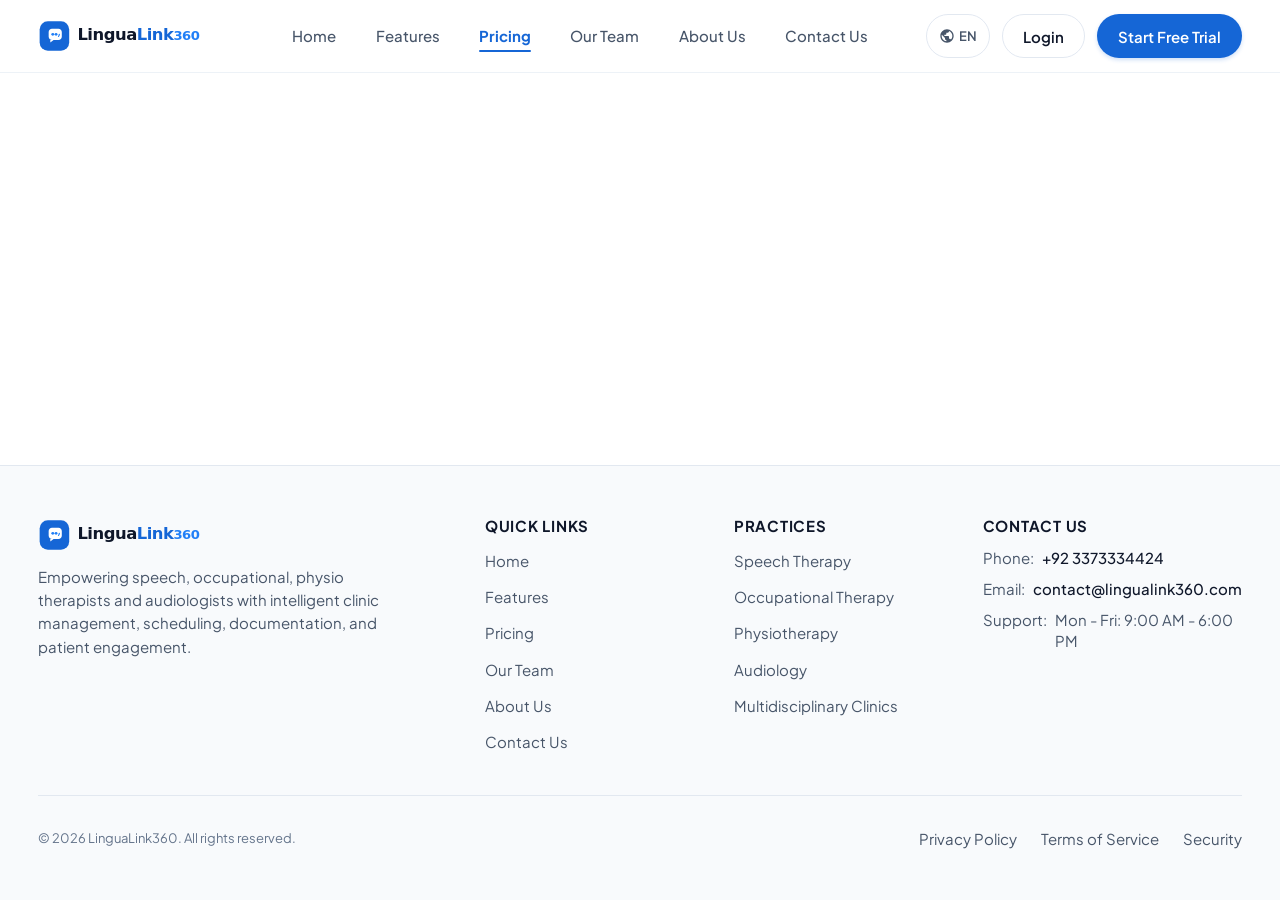
<file: pricing.html>
<!DOCTYPE html>
<html lang="en">
<head>
  <meta charset="UTF-8">
  <meta name="viewport" content="width=device-width, initial-scale=1.0">
  <title>Pricing - LinguaLink360 Clinic Management Platform</title>
  <meta name="description" content="Flexible, transparent pricing plans designed for allied health solo practitioners and multidisciplinary clinics.">

  <!-- Google Fonts: Plus Jakarta Sans -->
  <link rel="preconnect" href="https://fonts.googleapis.com">
  <link rel="preconnect" href="https://fonts.gstatic.com" crossorigin>
  <link href="https://fonts.googleapis.com/css2?family=Plus+Jakarta+Sans:wght@400;500;600;700;800&display=swap" rel="stylesheet">

  <!-- Foundation Stylesheets -->
  <link rel="stylesheet" href="assets/css/tokens.css">
  <link rel="stylesheet" href="assets/css/base.css">
  <link rel="stylesheet" href="assets/css/components.css">
</head>
<body class="ll-root">
  <!-- Accessible Skip Link -->
  <a href="#main-content" class="ll-skip-link">Skip to main content</a>

  <!-- Sticky Header -->
  <header class="ll-header">
    <div class="ll-container">
      <div class="ll-header__inner">
        <!-- Logo -->
        <a href="index.html" class="ll-logo" aria-label="LinguaLink360 home">
          <img src="assets/img/logo.svg" alt="LinguaLink360" class="ll-logo__img" width="196" height="36">
        </a>

        <!-- Desktop Navigation -->
        <nav class="ll-nav" aria-label="Main navigation">
          <ul class="ll-nav__list">
            <li><a href="index.html" class="ll-nav__link">Home</a></li>
            <li><a href="index.html#features" class="ll-nav__link">Features</a></li>
            <li><a href="pricing.html" class="ll-nav__link ll-nav__link--active" aria-current="page">Pricing</a></li>
            <li><a href="team.html" class="ll-nav__link">Our Team</a></li>
            <li><a href="about.html" class="ll-nav__link">About Us</a></li>
            <li><a href="contact.html" class="ll-nav__link">Contact Us</a></li>
          </ul>
        </nav>

        <!-- Actions & Mobile Trigger -->
        <div class="ll-header__actions">
          <button type="button" class="ll-lang-btn" aria-label="Select language (English currently selected)">
            <svg class="ll-lang-btn__icon" viewBox="0 0 24 24" aria-hidden="true"><path d="M12 2C6.48 2 2 6.48 2 12s4.48 10 10 10 10-4.48 10-10S17.52 2 12 2zm-1 17.93c-3.95-.49-7-3.85-7-7.93 0-.62.08-1.21.21-1.79L9 15v1c0 1.1.9 2 2 2v1.93zm6.9-2.54c-.26-.81-1-1.39-1.9-1.39h-1v-3c0-.55-.45-1-1-1H8v-2h2c.55 0 1-.45 1-1V7h2c1.1 0 2-.9 2-2v-.41c2.93 1.19 5 4.06 5 7.41 0 2.08-.8 3.97-2.1 5.39z"/></svg>
            <span>EN</span>
          </button>
          <a href="#" class="ll-btn ll-btn--ghost">Login</a>
          <a href="#" class="ll-btn ll-btn--primary">Start Free Trial</a>

          <button type="button" class="ll-menu-toggle" aria-expanded="false" aria-controls="ll-mobile-menu" aria-label="Toggle navigation menu">
            <span class="ll-menu-toggle__bar"></span>
            <span class="ll-menu-toggle__bar"></span>
            <span class="ll-menu-toggle__bar"></span>
          </button>
        </div>
      </div>
    </div>
  </header>

  <!-- Accessible Mobile Menu Drawer -->
  <div id="ll-mobile-menu" class="ll-mobile-menu" aria-hidden="true">
    <div class="ll-mobile-menu__drawer">
      <nav class="ll-mobile-nav" aria-label="Mobile navigation">
        <ul class="ll-mobile-nav__list">
          <li><a href="index.html" class="ll-mobile-nav__link">Home</a></li>
          <li><a href="index.html#features" class="ll-mobile-nav__link">Features</a></li>
          <li><a href="pricing.html" class="ll-mobile-nav__link ll-mobile-nav__link--active" aria-current="page">Pricing</a></li>
          <li><a href="team.html" class="ll-mobile-nav__link">Our Team</a></li>
          <li><a href="about.html" class="ll-mobile-nav__link">About Us</a></li>
          <li><a href="contact.html" class="ll-mobile-nav__link">Contact Us</a></li>
        </ul>
      </nav>
      <div class="ll-mobile-menu__actions">
        <a href="#" class="ll-btn ll-btn--ghost">Login</a>
        <a href="#" class="ll-btn ll-btn--primary">Start Free Trial</a>
      </div>
    </div>
  </div>

  <!-- Main Shell Content -->
  <main id="main-content" class="ll-main"></main>

  <!-- Global Footer -->
  <footer class="ll-footer">
    <div class="ll-container">
      <div class="ll-footer__grid">
        <!-- Brand Info -->
        <div class="ll-footer__brand">
          <a href="index.html" class="ll-logo" aria-label="LinguaLink360 home">
            <img src="assets/img/logo.svg" alt="LinguaLink360" class="ll-logo__img" width="196" height="36">
          </a>
          <p class="ll-footer__desc">
            Empowering speech, occupational, physio therapists and audiologists with intelligent clinic management, scheduling, documentation, and patient engagement.
          </p>
        </div>

        <!-- Quick Links -->
        <div class="ll-footer__col">
          <h2 class="ll-footer__heading">Quick Links</h2>
          <ul class="ll-footer__list">
            <li><a href="index.html" class="ll-footer__link">Home</a></li>
            <li><a href="index.html#features" class="ll-footer__link">Features</a></li>
            <li><a href="pricing.html" class="ll-footer__link">Pricing</a></li>
            <li><a href="team.html" class="ll-footer__link">Our Team</a></li>
            <li><a href="about.html" class="ll-footer__link">About Us</a></li>
            <li><a href="contact.html" class="ll-footer__link">Contact Us</a></li>
          </ul>
        </div>

        <!-- Solutions -->
        <div class="ll-footer__col">
          <h2 class="ll-footer__heading">Practices</h2>
          <ul class="ll-footer__list">
            <li><a href="#" class="ll-footer__link">Speech Therapy</a></li>
            <li><a href="#" class="ll-footer__link">Occupational Therapy</a></li>
            <li><a href="#" class="ll-footer__link">Physiotherapy</a></li>
            <li><a href="#" class="ll-footer__link">Audiology</a></li>
            <li><a href="#" class="ll-footer__link">Multidisciplinary Clinics</a></li>
          </ul>
        </div>

        <!-- Contact Us -->
        <div class="ll-footer__col">
          <h2 class="ll-footer__heading">Contact Us</h2>
          <ul class="ll-footer__list">
            <li class="ll-footer__contact-item">
              <span>Phone:</span>
              <a href="tel:+923373334424">+92 3373334424</a>
            </li>
            <li class="ll-footer__contact-item">
              <span>Email:</span>
              <a href="mailto:contact@lingualink360.com">contact@lingualink360.com</a>
            </li>
            <li class="ll-footer__contact-item">
              <span>Support:</span>
              <span>Mon - Fri: 9:00 AM - 6:00 PM</span>
            </li>
          </ul>
        </div>
      </div>

      <!-- Bottom Bar -->
      <div class="ll-footer__bottom">
        <p>&copy; 2026 LinguaLink360. All rights reserved.</p>
        <div class="ll-footer__bottom-links">
          <a href="#" class="ll-footer__link">Privacy Policy</a>
          <a href="#" class="ll-footer__link">Terms of Service</a>
          <a href="#" class="ll-footer__link">Security</a>
        </div>
      </div>
    </div>
  </footer>

  <!-- Foundation Script -->
  <script src="assets/js/main.js"></script>
</body>
</html>
</file>
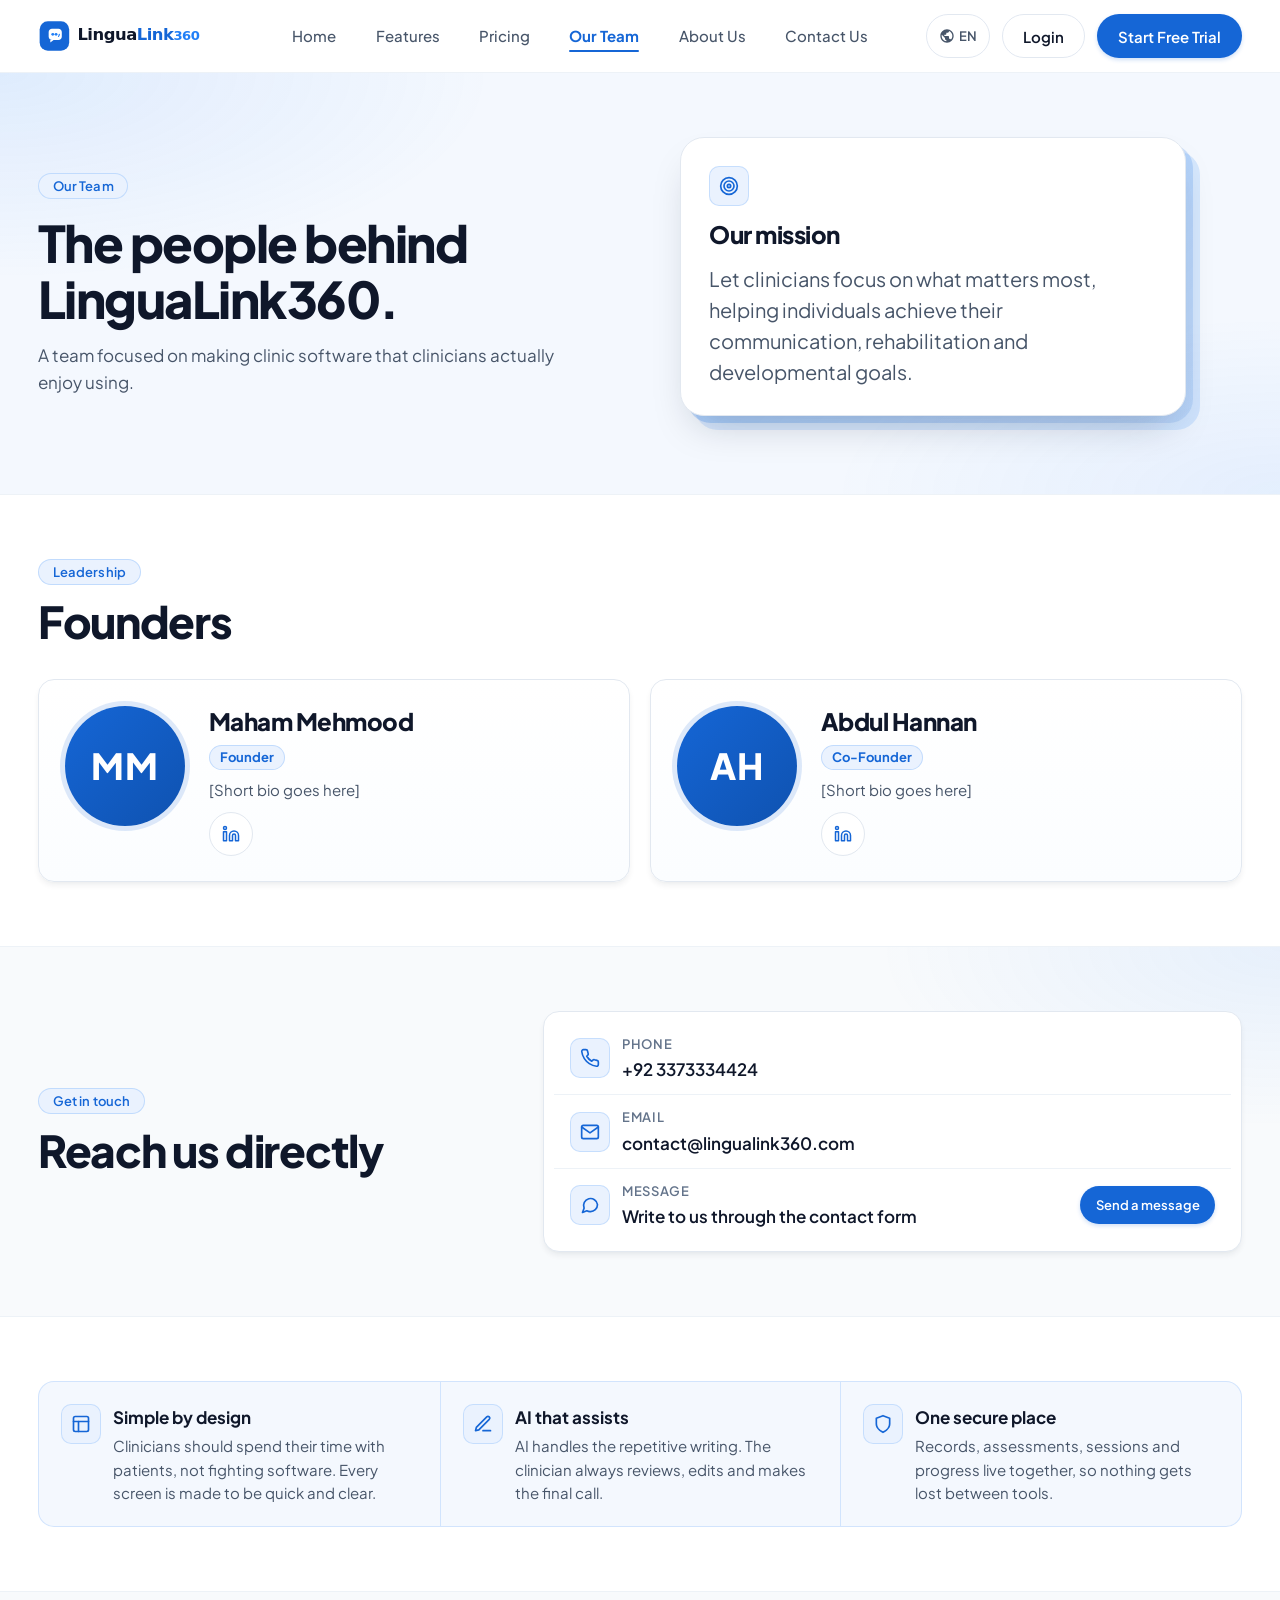
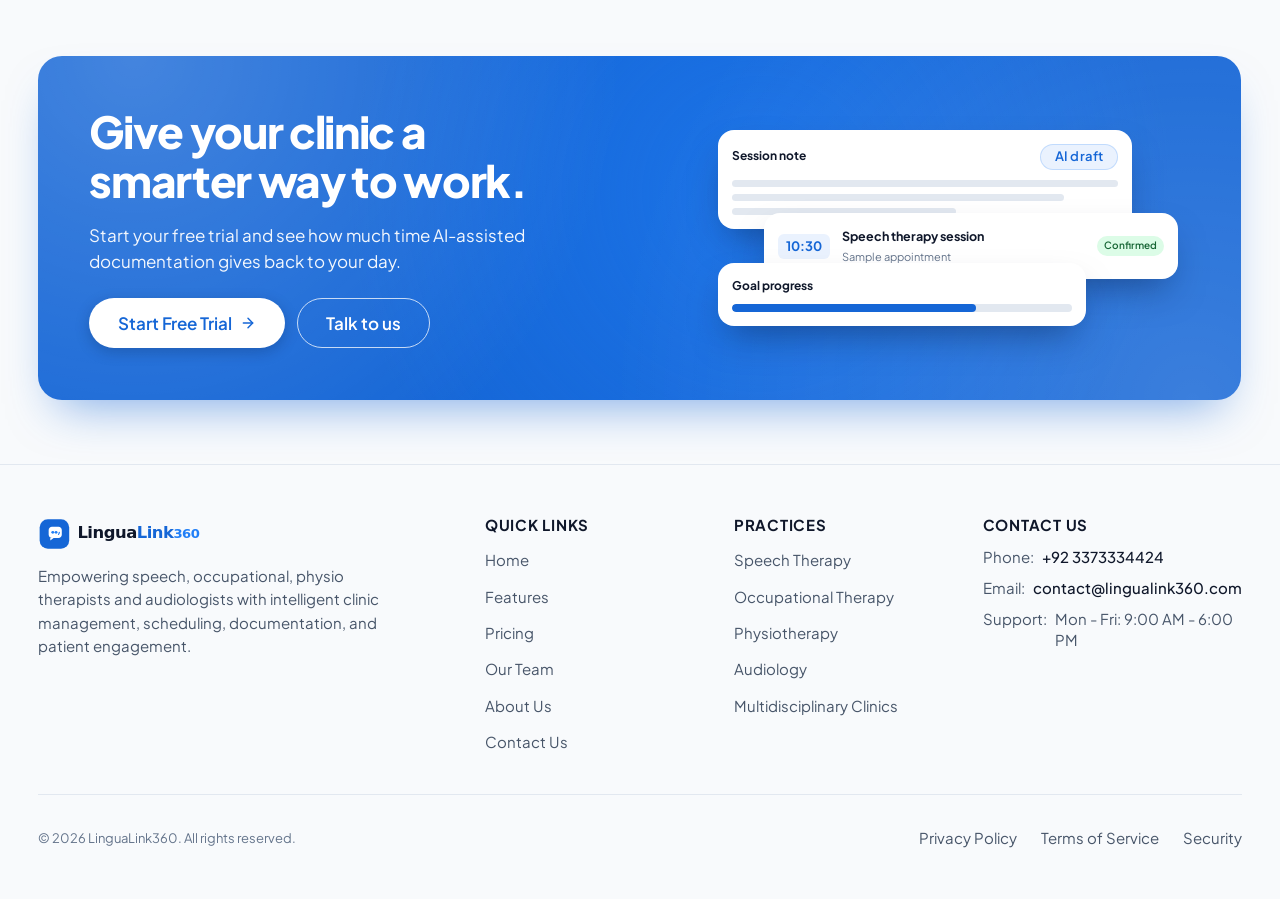
<file: team.html>
<!DOCTYPE html>
<html lang="en">
<head>
  <meta charset="UTF-8">
  <meta name="viewport" content="width=device-width, initial-scale=1.0">
  <title>Our Team - LinguaLink360 Clinic Management Platform</title>
  <meta name="description" content="Meet the founders behind LinguaLink360 and find out how to reach the team directly.">

  <!-- Google Fonts: Plus Jakarta Sans -->
  <link rel="preconnect" href="https://fonts.googleapis.com">
  <link rel="preconnect" href="https://fonts.gstatic.com" crossorigin>
  <link href="https://fonts.googleapis.com/css2?family=Plus+Jakarta+Sans:wght@400;500;600;700;800&display=swap" rel="stylesheet">

  <!-- Foundation Stylesheets -->
  <link rel="stylesheet" href="assets/css/tokens.css">
  <link rel="stylesheet" href="assets/css/base.css">
  <link rel="stylesheet" href="assets/css/components.css">

  <!-- Page Stylesheet -->
  <link rel="stylesheet" href="assets/css/team.css">
</head>
<body class="ll-root">
  <!-- Accessible Skip Link -->
  <a href="#main-content" class="ll-skip-link">Skip to main content</a>

  <!-- Sticky Header -->
  <header class="ll-header">
    <div class="ll-container">
      <div class="ll-header__inner">
        <!-- Logo -->
        <a href="index.html" class="ll-logo" aria-label="LinguaLink360 home">
          <img src="assets/img/logo.svg" alt="LinguaLink360" class="ll-logo__img" width="196" height="36">
        </a>

        <!-- Desktop Navigation -->
        <nav class="ll-nav" aria-label="Main navigation">
          <ul class="ll-nav__list">
            <li><a href="index.html" class="ll-nav__link">Home</a></li>
            <li><a href="index.html#features" class="ll-nav__link">Features</a></li>
            <li><a href="index.html#pricing" class="ll-nav__link">Pricing</a></li>
            <li><a href="team.html" class="ll-nav__link ll-nav__link--active" aria-current="page">Our Team</a></li>
            <li><a href="about.html" class="ll-nav__link">About Us</a></li>
            <li><a href="contact.html" class="ll-nav__link">Contact Us</a></li>
          </ul>
        </nav>

        <!-- Actions & Mobile Trigger -->
        <div class="ll-header__actions">
          <button type="button" class="ll-lang-btn" aria-label="Select language (English currently selected)">
            <svg class="ll-lang-btn__icon" viewBox="0 0 24 24" aria-hidden="true"><path d="M12 2C6.48 2 2 6.48 2 12s4.48 10 10 10 10-4.48 10-10S17.52 2 12 2zm-1 17.93c-3.95-.49-7-3.85-7-7.93 0-.62.08-1.21.21-1.79L9 15v1c0 1.1.9 2 2 2v1.93zm6.9-2.54c-.26-.81-1-1.39-1.9-1.39h-1v-3c0-.55-.45-1-1-1H8v-2h2c.55 0 1-.45 1-1V7h2c1.1 0 2-.9 2-2v-.41c2.93 1.19 5 4.06 5 7.41 0 2.08-.8 3.97-2.1 5.39z"/></svg>
            <span>EN</span>
          </button>
          <a href="#" class="ll-btn ll-btn--ghost">Login</a>
          <a href="#" class="ll-btn ll-btn--primary">Start Free Trial</a>

          <button type="button" class="ll-menu-toggle" aria-expanded="false" aria-controls="ll-mobile-menu" aria-label="Toggle navigation menu">
            <span class="ll-menu-toggle__bar"></span>
            <span class="ll-menu-toggle__bar"></span>
            <span class="ll-menu-toggle__bar"></span>
          </button>
        </div>
      </div>
    </div>
  </header>

  <!-- Accessible Mobile Menu Drawer -->
  <div id="ll-mobile-menu" class="ll-mobile-menu" aria-hidden="true">
    <div class="ll-mobile-menu__drawer">
      <nav class="ll-mobile-nav" aria-label="Mobile navigation">
        <ul class="ll-mobile-nav__list">
          <li><a href="index.html" class="ll-mobile-nav__link">Home</a></li>
          <li><a href="index.html#features" class="ll-mobile-nav__link">Features</a></li>
          <li><a href="index.html#pricing" class="ll-mobile-nav__link">Pricing</a></li>
          <li><a href="team.html" class="ll-mobile-nav__link ll-mobile-nav__link--active" aria-current="page">Our Team</a></li>
          <li><a href="about.html" class="ll-mobile-nav__link">About Us</a></li>
          <li><a href="contact.html" class="ll-mobile-nav__link">Contact Us</a></li>
        </ul>
      </nav>
      <div class="ll-mobile-menu__actions">
        <a href="#" class="ll-btn ll-btn--ghost">Login</a>
        <a href="#" class="ll-btn ll-btn--primary">Start Free Trial</a>
      </div>
    </div>
  </div>

  <!-- Main Shell Content -->
  <main id="main-content" class="ll-main">

    <!-- =======================================================================
         SECTION 1: PAGE HERO (#team-hero)
         ======================================================================= -->
    <section id="team-hero" class="ll-team-hero" aria-labelledby="ll-team-hero-heading">
      <div class="ll-container">
        <div class="ll-team-hero__inner">
          <div class="ll-team-hero__content" data-ll-reveal>
            <span class="ll-chip ll-chip--primary">Our Team</span>
            <h1 id="ll-team-hero-heading" class="ll-team-hero__title">The people behind LinguaLink360.</h1>
            <p class="ll-team-hero__lead">A team focused on making clinic software that clinicians actually enjoy using.</p>
          </div>

          <div class="ll-team-hero__visual" data-ll-reveal>
            <div class="ll-mission">
              <span class="ll-mission__shape ll-mission__shape--back" aria-hidden="true"></span>
              <span class="ll-mission__shape ll-mission__shape--mid" aria-hidden="true"></span>
              <div class="ll-mission__card">
                <span class="ll-team-icon" aria-hidden="true">
                  <svg viewBox="0 0 24 24" focusable="false"><circle cx="12" cy="12" r="10"></circle><circle cx="12" cy="12" r="6"></circle><circle cx="12" cy="12" r="2"></circle></svg>
                </span>
                <h2 class="ll-mission__title">Our mission</h2>
                <p class="ll-mission__text">Let clinicians focus on what matters most, helping individuals achieve their communication, rehabilitation and developmental goals.</p>
              </div>
            </div>
          </div>
        </div>
      </div>
    </section>

    <!-- =======================================================================
         SECTION 2: LEADERSHIP (#team-leadership)
         HOW TO ADD A TEAM MEMBER: copy one <article class="ll-member-card"> block
         and edit the initials, name, role, bio and LinkedIn link. To use a photo,
         replace the <span class="ll-member-card__initials"> with
         <img class="ll-member-card__photo" src="..." alt="Name">; the 120px
         avatar circle keeps the layout unchanged. For a larger team, wrap the
         cards in <div class="ll-team-grid"> (auto-fit grid, already styled).
         ======================================================================= -->
    <section id="team-leadership" class="ll-team-section ll-team-leadership" aria-labelledby="ll-team-leadership-heading">
      <div class="ll-container">
        <div class="ll-team-head" data-ll-reveal>
          <span class="ll-chip ll-chip--primary">Leadership</span>
          <h2 id="ll-team-leadership-heading" class="ll-team-title">Founders</h2>
        </div>

        <!-- PLACEHOLDER: photo and bio to be supplied by client -->
        <div class="ll-team-leadership__grid" data-ll-stagger>
          <article class="ll-member-card">
            <div class="ll-member-card__avatar">
              <span class="ll-member-card__initials" aria-hidden="true">MM</span>
            </div>
            <div class="ll-member-card__body">
              <h3 class="ll-member-card__name">Maham Mehmood</h3>
              <span class="ll-member-card__role">Founder</span>
              <p class="ll-member-card__bio">[Short bio goes here]</p>
              <div class="ll-member-card__links">
                <a href="#" class="ll-member-card__link" aria-label="Maham Mehmood on LinkedIn">
                  <svg viewBox="0 0 24 24" aria-hidden="true" focusable="false"><path d="M16 8a6 6 0 0 1 6 6v7h-4v-7a2 2 0 0 0-4 0v7h-4v-7a6 6 0 0 1 6-6z"></path><rect x="2" y="9" width="4" height="12"></rect><circle cx="4" cy="4" r="2"></circle></svg>
                </a>
              </div>
            </div>
          </article>

          <article class="ll-member-card">
            <div class="ll-member-card__avatar">
              <span class="ll-member-card__initials" aria-hidden="true">AH</span>
            </div>
            <div class="ll-member-card__body">
              <h3 class="ll-member-card__name">Abdul Hannan</h3>
              <span class="ll-member-card__role">Co-Founder</span>
              <p class="ll-member-card__bio">[Short bio goes here]</p>
              <div class="ll-member-card__links">
                <a href="#" class="ll-member-card__link" aria-label="Abdul Hannan on LinkedIn">
                  <svg viewBox="0 0 24 24" aria-hidden="true" focusable="false"><path d="M16 8a6 6 0 0 1 6 6v7h-4v-7a2 2 0 0 0-4 0v7h-4v-7a6 6 0 0 1 6-6z"></path><rect x="2" y="9" width="4" height="12"></rect><circle cx="4" cy="4" r="2"></circle></svg>
                </a>
              </div>
            </div>
          </article>
        </div>
      </div>
    </section>

    <!-- =======================================================================
         SECTION 4: REACH US DIRECTLY (#team-contact)
         ======================================================================= -->
    <section id="team-contact" class="ll-team-section ll-team-contact" aria-labelledby="ll-team-contact-heading">
      <div class="ll-container">
        <div class="ll-team-contact__layout">
          <div class="ll-team-contact__intro" data-ll-reveal>
            <span class="ll-chip ll-chip--primary">Get in touch</span>
            <h2 id="ll-team-contact-heading" class="ll-team-title">Reach us directly</h2>
          </div>

          <div class="ll-contact-card" data-ll-reveal>
            <ul class="ll-contact-card__list">
              <li class="ll-contact-card__row">
                <span class="ll-team-icon" aria-hidden="true">
                  <svg viewBox="0 0 24 24" focusable="false"><path d="M22 16.9v3a2 2 0 0 1-2.2 2 19.8 19.8 0 0 1-8.6-3.1 19.5 19.5 0 0 1-6-6A19.8 19.8 0 0 1 2.1 4.2 2 2 0 0 1 4.1 2h3a2 2 0 0 1 2 1.7c.1 1 .4 1.9.7 2.8a2 2 0 0 1-.5 2.1L8.1 9.9a16 16 0 0 0 6 6l1.3-1.3a2 2 0 0 1 2.1-.4c.9.3 1.8.6 2.8.7a2 2 0 0 1 1.7 2z"></path></svg>
                </span>
                <div class="ll-contact-card__text">
                  <span class="ll-contact-card__label">Phone</span>
                  <a href="tel:+923373334424" class="ll-contact-card__value">+92 3373334424</a>
                </div>
              </li>
              <li class="ll-contact-card__row">
                <span class="ll-team-icon" aria-hidden="true">
                  <svg viewBox="0 0 24 24" focusable="false"><path d="M4 4h16a2 2 0 0 1 2 2v12a2 2 0 0 1-2 2H4a2 2 0 0 1-2-2V6a2 2 0 0 1 2-2z"></path><polyline points="22 6 12 13 2 6"></polyline></svg>
                </span>
                <div class="ll-contact-card__text">
                  <span class="ll-contact-card__label">Email</span>
                  <a href="mailto:contact@lingualink360.com" class="ll-contact-card__value">contact@lingualink360.com</a>
                </div>
              </li>
              <li class="ll-contact-card__row ll-contact-card__row--action">
                <span class="ll-team-icon" aria-hidden="true">
                  <svg viewBox="0 0 24 24" focusable="false"><path d="M21 11.5a8.4 8.4 0 0 1-9 8.4 8.5 8.5 0 0 1-3.8-.9L3 21l1.9-5.2A8.4 8.4 0 1 1 21 11.5z"></path></svg>
                </span>
                <div class="ll-contact-card__text">
                  <span class="ll-contact-card__label">Message</span>
                  <span class="ll-contact-card__value">Write to us through the contact form</span>
                </div>
                <a href="contact.html" class="ll-btn ll-btn--primary ll-btn--sm">Send a message</a>
              </li>
            </ul>
          </div>
        </div>
      </div>
    </section>

    <!-- =======================================================================
         SECTION 5: PRINCIPLES STRIP (#team-principles)
         ======================================================================= -->
    <section id="team-principles" class="ll-team-principles" aria-label="Our principles">
      <div class="ll-container">
        <div class="ll-team-principles__strip" data-ll-stagger>
          <div class="ll-principle">
            <span class="ll-team-icon" aria-hidden="true">
              <svg viewBox="0 0 24 24" focusable="false"><rect x="3" y="3" width="18" height="18" rx="2"></rect><line x1="3" y1="9" x2="21" y2="9"></line><line x1="9" y1="21" x2="9" y2="9"></line></svg>
            </span>
            <div class="ll-principle__text">
              <h3 class="ll-principle__title">Simple by design</h3>
              <p class="ll-principle__desc">Clinicians should spend their time with patients, not fighting software. Every screen is made to be quick and clear.</p>
            </div>
          </div>
          <div class="ll-principle">
            <span class="ll-team-icon" aria-hidden="true">
              <svg viewBox="0 0 24 24" focusable="false"><path d="M12 20h9"></path><path d="M16.5 3.5a2.1 2.1 0 0 1 3 3L7 19l-4 1 1-4z"></path></svg>
            </span>
            <div class="ll-principle__text">
              <h3 class="ll-principle__title">AI that assists</h3>
              <p class="ll-principle__desc">AI handles the repetitive writing. The clinician always reviews, edits and makes the final call.</p>
            </div>
          </div>
          <div class="ll-principle">
            <span class="ll-team-icon" aria-hidden="true">
              <svg viewBox="0 0 24 24" focusable="false"><path d="M12 22s8-4 8-10V5l-8-3-8 3v7c0 6 8 10 8 10z"></path></svg>
            </span>
            <div class="ll-principle__text">
              <h3 class="ll-principle__title">One secure place</h3>
              <p class="ll-principle__desc">Records, assessments, sessions and progress live together, so nothing gets lost between tools.</p>
            </div>
          </div>
        </div>
      </div>
    </section>

    <!-- =======================================================================
         SECTION LAST: FINAL CTA (#cta) - shared styles live in components.css
         ======================================================================= -->
    <section id="cta" class="ll-cta" aria-labelledby="ll-cta-heading">
      <div class="ll-container">
        <div class="ll-cta__band" data-ll-reveal>
          <div class="ll-cta__content">
            <h2 id="ll-cta-heading" class="ll-cta__title">Give your clinic a smarter way to work.</h2>
            <p class="ll-cta__desc">Start your free trial and see how much time AI-assisted documentation gives back to your day.</p>
            <div class="ll-cta__actions">
              <a href="#" class="ll-btn ll-btn--lg ll-btn--white">
                Start Free Trial
                <svg class="ll-cta__arrow" viewBox="0 0 24 24" aria-hidden="true" focusable="false"><line x1="5" y1="12" x2="19" y2="12"></line><polyline points="12 5 19 12 12 19"></polyline></svg>
              </a>
              <a href="contact.html" class="ll-btn ll-btn--lg ll-btn--outline-light">Talk to us</a>
            </div>
          </div>

          <div class="ll-cta__visual" aria-hidden="true">
            <div class="ll-cta-stack">
              <div class="ll-cta-card ll-cta-card--note">
                <div class="ll-cta-card__head">
                  <span class="ll-cta-card__title">Session note</span>
                  <span class="ll-chip ll-chip--primary">AI draft</span>
                </div>
                <div class="ll-cta-card__lines">
                  <span class="ll-cta-line ll-cta-line--full"></span>
                  <span class="ll-cta-line ll-cta-line--long"></span>
                  <span class="ll-cta-line ll-cta-line--mid"></span>
                </div>
              </div>

              <div class="ll-cta-card ll-cta-card--appt">
                <span class="ll-cta-card__time">10:30</span>
                <div class="ll-cta-card__appt-text">
                  <span class="ll-cta-card__appt-title">Speech therapy session</span>
                  <span class="ll-cta-card__appt-meta">Sample appointment</span>
                </div>
                <span class="ll-badge ll-badge--green">Confirmed</span>
              </div>

              <div class="ll-cta-card ll-cta-card--progress">
                <div class="ll-cta-card__head">
                  <span class="ll-cta-card__title">Goal progress</span>
                </div>
                <div class="ll-cta-progress"><span class="ll-cta-progress__fill"></span></div>
              </div>
            </div>
          </div>
        </div>
      </div>
    </section>
  </main>

  <!-- Global Footer -->
  <footer class="ll-footer">
    <div class="ll-container">
      <div class="ll-footer__grid">
        <!-- Brand Info -->
        <div class="ll-footer__brand">
          <a href="index.html" class="ll-logo" aria-label="LinguaLink360 home">
            <img src="assets/img/logo.svg" alt="LinguaLink360" class="ll-logo__img" width="196" height="36">
          </a>
          <p class="ll-footer__desc">
            Empowering speech, occupational, physio therapists and audiologists with intelligent clinic management, scheduling, documentation, and patient engagement.
          </p>
        </div>

        <!-- Quick Links -->
        <div class="ll-footer__col">
          <h2 class="ll-footer__heading">Quick Links</h2>
          <ul class="ll-footer__list">
            <li><a href="index.html" class="ll-footer__link">Home</a></li>
            <li><a href="index.html#features" class="ll-footer__link">Features</a></li>
            <li><a href="index.html#pricing" class="ll-footer__link">Pricing</a></li>
            <li><a href="team.html" class="ll-footer__link">Our Team</a></li>
            <li><a href="about.html" class="ll-footer__link">About Us</a></li>
            <li><a href="contact.html" class="ll-footer__link">Contact Us</a></li>
          </ul>
        </div>

        <!-- Solutions -->
        <div class="ll-footer__col">
          <h2 class="ll-footer__heading">Practices</h2>
          <ul class="ll-footer__list">
            <li><a href="#" class="ll-footer__link">Speech Therapy</a></li>
            <li><a href="#" class="ll-footer__link">Occupational Therapy</a></li>
            <li><a href="#" class="ll-footer__link">Physiotherapy</a></li>
            <li><a href="#" class="ll-footer__link">Audiology</a></li>
            <li><a href="#" class="ll-footer__link">Multidisciplinary Clinics</a></li>
          </ul>
        </div>

        <!-- Contact Us -->
        <div class="ll-footer__col">
          <h2 class="ll-footer__heading">Contact Us</h2>
          <ul class="ll-footer__list">
            <li class="ll-footer__contact-item">
              <span>Phone:</span>
              <a href="tel:+923373334424">+92 3373334424</a>
            </li>
            <li class="ll-footer__contact-item">
              <span>Email:</span>
              <a href="mailto:contact@lingualink360.com">contact@lingualink360.com</a>
            </li>
            <li class="ll-footer__contact-item">
              <span>Support:</span>
              <span>Mon - Fri: 9:00 AM - 6:00 PM</span>
            </li>
          </ul>
        </div>
      </div>

      <!-- Bottom Bar -->
      <div class="ll-footer__bottom">
        <p>&copy; 2026 LinguaLink360. All rights reserved.</p>
        <div class="ll-footer__bottom-links">
          <a href="#" class="ll-footer__link">Privacy Policy</a>
          <a href="#" class="ll-footer__link">Terms of Service</a>
          <a href="#" class="ll-footer__link">Security</a>
        </div>
      </div>
    </div>
  </footer>

  <!-- Foundation Script -->
  <script src="assets/js/main.js"></script>
</body>
</html>
</file>
<file: assets/css/tokens.css>
/**
 * LinguaLink360 Design Tokens
 * Prefix: --ll-
 * Scoped on :root and .ll-root to support both standalone and embedded Laravel Blade contexts.
 */

:root,
.ll-root {
  /* Brand Palette (WCAG AA compliant contrast) */
  --ll-color-brand-primary: #217ff7;
  --ll-color-brand-primary-dark: #1566D6; /* >= 4.5:1 contrast against white */
  --ll-color-brand-primary-hover: #0f52b0;
  --ll-color-brand-primary-light: #eaf2fe;
  --ll-color-brand-primary-subtle: #f4f8fe;

  /* Neutral & Functional Colors */
  --ll-color-bg: #ffffff;
  --ll-color-surface: #ffffff;
  --ll-color-surface-subtle: #f8fafc;
  --ll-color-surface-muted: #f1f5f9;
  --ll-color-border: #e2e8f0;
  --ll-color-border-subtle: #edf2f7;
  --ll-color-text-main: #0f172a;
  --ll-color-text-muted: #475569;
  --ll-color-text-subtle: #64748b;
  --ll-color-text-inverse: #ffffff;

  /* Typography */
  --ll-font-family-base: 'Plus Jakarta Sans', system-ui, -apple-system, BlinkMacSystemFont, 'Segoe UI', Roboto, sans-serif;

  /* Fluid Type Scale using clamp() */
  --ll-font-size-xs: clamp(0.75rem, 0.72rem + 0.15vw, 0.8125rem);      /* 12px -> 13px */
  --ll-font-size-sm: clamp(0.875rem, 0.84rem + 0.18vw, 0.9375rem);     /* 14px -> 15px */
  --ll-font-size-base: clamp(1rem, 0.96rem + 0.2vw, 1.0625rem);        /* 16px -> 17px */
  --ll-font-size-md: clamp(1.125rem, 1.05rem + 0.35vw, 1.25rem);       /* 18px -> 20px */
  --ll-font-size-lg: clamp(1.25rem, 1.15rem + 0.5vw, 1.5rem);          /* 20px -> 24px */
  --ll-font-size-xl: clamp(1.5rem, 1.35rem + 0.75vw, 1.875rem);        /* 24px -> 30px */
  --ll-font-size-2xl: clamp(1.875rem, 1.65rem + 1.1vw, 2.375rem);      /* 30px -> 38px */
  --ll-font-size-3xl: clamp(2.25rem, 1.95rem + 1.5vw, 3rem);           /* 36px -> 48px */
  --ll-font-size-display: clamp(2.75rem, 2.3rem + 2.25vw, 4rem);       /* 44px -> 64px */

  --ll-font-weight-regular: 400;
  --ll-font-weight-medium: 500;
  --ll-font-weight-semibold: 600;
  --ll-font-weight-bold: 700;
  --ll-font-weight-extrabold: 800;

  --ll-line-height-tight: 1.15;
  --ll-line-height-snug: 1.3;
  --ll-line-height-normal: 1.55;
  --ll-line-height-relaxed: 1.7;

  /* Spacing Scale */
  --ll-space-3xs: 0.25rem;   /* 4px */
  --ll-space-2xs: 0.5rem;    /* 8px */
  --ll-space-xs: 0.75rem;    /* 12px */
  --ll-space-sm: 1rem;       /* 16px */
  --ll-space-md: 1.5rem;     /* 24px */
  --ll-space-lg: 2rem;       /* 32px */
  --ll-space-xl: 2.5rem;     /* 40px */
  --ll-space-2xl: 3rem;      /* 48px */
  --ll-space-3xl: 4rem;      /* 64px */

  /* Layout Scale & Rhythm */
  --ll-container-max: 1440px;
  --ll-container-padding: clamp(16px, 3vw, 48px);
  --ll-section-padding-y: clamp(40px, 5vw, 72px);
  --ll-header-height: 73px;

  /* Border Radii */
  --ll-radius-sm: 6px;
  --ll-radius-md: 10px;
  --ll-radius-lg: 16px;
  --ll-radius-xl: 24px;
  --ll-radius-pill: 9999px;

  /* Elevation & Shadows */
  --ll-shadow-sm: 0 1px 2px 0 rgba(15, 23, 42, 0.05);
  --ll-shadow-md: 0 4px 6px -1px rgba(15, 23, 42, 0.07), 0 2px 4px -2px rgba(15, 23, 42, 0.04);
  --ll-shadow-lg: 0 12px 24px -4px rgba(15, 23, 42, 0.08), 0 4px 8px -4px rgba(15, 23, 42, 0.03);
  --ll-shadow-header: 0 4px 20px -2px rgba(15, 23, 42, 0.06);
  --ll-shadow-focus: 0 0 0 3px rgba(33, 127, 247, 0.35);

  /* Animation & Transitions */
  --ll-transition-fast: 150ms cubic-bezier(0.4, 0, 0.2, 1);
  --ll-transition-base: 220ms cubic-bezier(0.4, 0, 0.2, 1);
  --ll-transition-slow: 350ms cubic-bezier(0.4, 0, 0.2, 1);

  /* Touch Targets */
  --ll-touch-target-min: 44px;
}
</file>
<file: assets/css/base.css>
/**
 * LinguaLink360 Base Styles
 * All styles strictly scoped under .ll-root to isolate from Laravel host stylesheet.
 */

/* Box-sizing and inheritance */
.ll-root,
.ll-root *,
.ll-root *::before,
.ll-root *::after {
  box-sizing: border-box;
}

/* Base Body Reset scoped to .ll-root */
body.ll-root,
.ll-root {
  margin: 0;
  padding: 0;
  background-color: var(--ll-color-bg);
  color: var(--ll-color-text-main);
  font-family: var(--ll-font-family-base);
  font-size: var(--ll-font-size-base);
  line-height: var(--ll-line-height-normal);
  -webkit-font-smoothing: antialiased;
  -moz-osx-font-smoothing: grayscale;
  text-rendering: optimizeLegibility;
  display: flex;
  flex-direction: column;
  min-height: 100vh;
  /* Prevent horizontal scrollbars across all screen widths (360px to 2560px+) without breaking position: sticky */
  overflow-x: clip;
}

/*
 * Element resets use :where(.ll-root) so they carry ZERO specificity: any single
 * ll- class rule (e.g. .ll-field__control) always wins, regardless of load order.
 * Do not add ".ll-root element" selectors here without :where().
 */
:where(.ll-root) h1,
:where(.ll-root) h2,
:where(.ll-root) h3,
:where(.ll-root) h4,
:where(.ll-root) h5,
:where(.ll-root) h6,
:where(.ll-root) p,
:where(.ll-root) ul,
:where(.ll-root) ol,
:where(.ll-root) figure {
  margin: 0;
  padding: 0;
}

:where(.ll-root) ul,
:where(.ll-root) ol {
  list-style: none;
}

:where(.ll-root) a {
  color: inherit;
  text-decoration: none;
}

:where(.ll-root) img,
:where(.ll-root) svg {
  display: block;
  max-width: 100%;
  height: auto;
}

:where(.ll-root) button,
:where(.ll-root) input,
:where(.ll-root) select,
:where(.ll-root) textarea {
  font: inherit;
  color: inherit;
  border: none;
  background: none;
  padding: 0;
  margin: 0;
}

:where(.ll-root) button {
  cursor: pointer;
}

/* High-contrast accessible focus visible indicator */
:where(.ll-root) :focus-visible {
  outline: 2px solid var(--ll-color-brand-primary-dark);
  outline-offset: 3px;
  border-radius: var(--ll-radius-sm);
}

/*
 * In-page navigation fallback: plain hash links (including arriving from another page
 * at index.html#pricing) scroll smoothly and land below the sticky header.
 * main.js adds .ll-scrolling while it drives the scroll itself, to avoid double easing.
 */
html {
  scroll-behavior: smooth;
}

html.ll-scrolling {
  scroll-behavior: auto;
}

:where(.ll-root) main section[id] {
  scroll-margin-top: calc(var(--ll-header-height) + 16px);
}

/* Programmatic focus on scroll targets should not show a ring */
:where(.ll-root) [tabindex="-1"]:focus {
  outline: none;
}

@media (prefers-reduced-motion: reduce) {
  html {
    scroll-behavior: auto;
  }
}

/* Accessible Skip Navigation Link */
.ll-skip-link {
  position: absolute;
  top: -100px;
  left: var(--ll-container-padding);
  z-index: 10000;
  display: inline-flex;
  align-items: center;
  justify-content: center;
  min-height: var(--ll-touch-target-min);
  padding: var(--ll-space-xs) var(--ll-space-md);
  background-color: var(--ll-color-brand-primary-dark);
  color: var(--ll-color-text-inverse) !important;
  font-weight: var(--ll-font-weight-semibold);
  font-size: var(--ll-font-size-sm);
  border-radius: var(--ll-radius-md);
  box-shadow: var(--ll-shadow-lg);
  text-decoration: none;
  transition: top var(--ll-transition-fast);
}

.ll-skip-link:focus,
.ll-skip-link:focus-visible {
  top: 16px;
  outline: 3px solid #ffffff;
  outline-offset: 2px;
}

/* Structural Layout: Container & Sections */
.ll-container {
  width: 100%;
  max-width: var(--ll-container-max);
  margin-inline: auto;
  padding-inline: var(--ll-container-padding);
  box-sizing: border-box;
}

.ll-section {
  width: 100%;
  padding-block: var(--ll-section-padding-y);
}

/* Main landmark stretches to push footer to bottom on short pages */
.ll-main {
  flex: 1 0 auto;
  display: flex;
  flex-direction: column;
  width: 100%;
}

/* Screen reader only utility class */
.ll-sr-only {
  position: absolute;
  width: 1px;
  height: 1px;
  padding: 0;
  margin: -1px;
  overflow: hidden;
  clip: rect(0, 0, 0, 0);
  white-space: nowrap;
  border: 0;
}
</file>
<file: assets/css/components.css>
/**
 * LinguaLink360 Component Styles
 * All classes strictly prefixed with ll- and scoped under .ll-root
 */

/* ==========================================================================
   1. BUTTONS (.ll-btn)
   ========================================================================== */
.ll-btn {
  display: inline-flex;
  align-items: center;
  justify-content: center;
  gap: var(--ll-space-2xs);
  min-height: var(--ll-touch-target-min);
  min-width: var(--ll-touch-target-min);
  padding: 0.625rem 1.25rem;
  font-family: var(--ll-font-family-base);
  font-size: var(--ll-font-size-sm);
  font-weight: var(--ll-font-weight-semibold);
  line-height: 1;
  text-decoration: none;
  white-space: nowrap;
  border-radius: var(--ll-radius-pill);
  border: 1px solid transparent;
  cursor: pointer;
  user-select: none;
  transition: 
    background-color var(--ll-transition-base),
    color var(--ll-transition-base),
    border-color var(--ll-transition-base),
    box-shadow var(--ll-transition-base),
    transform var(--ll-transition-fast);
}

.ll-btn:hover {
  transform: translateY(-2px);
}

.ll-btn:active {
  transform: scale(0.98);
}

/* Primary Button (WCAG AA Darker Blue #1566D6 with White text) */
.ll-btn--primary {
  background-color: var(--ll-color-brand-primary-dark);
  color: var(--ll-color-text-inverse) !important;
  box-shadow: 0 2px 4px rgba(21, 102, 214, 0.2);
}

.ll-btn--primary:hover {
  background-color: var(--ll-color-brand-primary-hover);
  box-shadow: 0 6px 18px rgba(21, 102, 214, 0.38);
  transform: translateY(-2px);
}

.ll-btn--primary:active {
  background-color: var(--ll-color-brand-primary-hover);
  transform: scale(0.98);
}

/* Secondary Button */
.ll-btn--secondary {
  background-color: var(--ll-color-brand-primary-light);
  color: var(--ll-color-brand-primary-dark) !important;
  border-color: rgba(33, 127, 247, 0.15);
}

.ll-btn--secondary:hover {
  background-color: #dbe9fd;
  color: var(--ll-color-brand-primary-hover) !important;
  border-color: rgba(33, 127, 247, 0.3);
  box-shadow: 0 4px 14px rgba(15, 23, 42, 0.1);
  transform: translateY(-2px);
}

.ll-btn--secondary:active {
  transform: scale(0.98);
}

/* Ghost Button */
.ll-btn--ghost {
  background-color: transparent;
  color: var(--ll-color-text-main) !important;
  border-color: var(--ll-color-border);
}

.ll-btn--ghost:hover {
  background-color: var(--ll-color-surface-subtle);
  border-color: #cbd5e1;
  color: var(--ll-color-brand-primary-dark) !important;
  transform: translateY(-2px);
  box-shadow: 0 4px 12px rgba(15, 23, 42, 0.06);
}

.ll-btn--ghost:active {
  transform: scale(0.98);
}

/* Button size variants */
.ll-btn--sm {
  min-height: 38px;
  padding: 0.4rem 0.9rem;
  font-size: var(--ll-font-size-xs);
}

.ll-btn--lg {
  min-height: 50px;
  padding: 0.85rem 1.75rem;
  font-size: var(--ll-font-size-base);
}

/* ==========================================================================
   2. STICKY HEADER & NAVIGATION (.ll-header)
   ========================================================================== */
.ll-header {
  position: sticky;
  top: 0;
  left: 0;
  width: 100%;
  z-index: 1000;
  background-color: rgba(255, 255, 255, 0.94);
  backdrop-filter: blur(12px);
  -webkit-backdrop-filter: blur(12px);
  border-bottom: 1px solid var(--ll-color-border-subtle);
  transition: 
    box-shadow var(--ll-transition-base),
    border-color var(--ll-transition-base),
    background-color var(--ll-transition-base);
}

.ll-header--scrolled {
  background-color: rgba(255, 255, 255, 0.98);
  border-bottom-color: var(--ll-color-border);
  box-shadow: var(--ll-shadow-header);
}

.ll-header__inner {
  display: flex;
  align-items: center;
  justify-content: space-between;
  gap: var(--ll-space-md);
  min-height: 72px;
}

/* Brand Logo */
.ll-logo {
  display: inline-flex;
  align-items: center;
  min-height: var(--ll-touch-target-min);
  text-decoration: none;
  flex-shrink: 0;
}

.ll-root .ll-logo__img,
.ll-logo__img {
  height: 36px;
  width: auto;
  max-width: none;
  display: block;
}

/* Desktop Navigation */
.ll-nav {
  display: flex;
  align-items: center;
}

.ll-nav__list {
  display: flex;
  align-items: center;
  gap: clamp(0.5rem, 1.2vw, 1.5rem);
}

.ll-nav__link {
  display: inline-flex;
  align-items: center;
  min-height: var(--ll-touch-target-min);
  padding: var(--ll-space-2xs) var(--ll-space-xs);
  color: var(--ll-color-text-muted);
  font-size: var(--ll-font-size-sm);
  font-weight: var(--ll-font-weight-medium);
  border-radius: var(--ll-radius-sm);
  transition: color var(--ll-transition-fast), background-color var(--ll-transition-fast);
}

.ll-nav__link:hover {
  color: var(--ll-color-brand-primary-dark);
}

.ll-nav__link--active,
.ll-nav__link[aria-current="page"] {
  color: var(--ll-color-brand-primary-dark);
  font-weight: var(--ll-font-weight-bold);
  position: relative;
}

.ll-nav__link--active::after,
.ll-nav__link[aria-current="page"]::after {
  content: '';
  position: absolute;
  bottom: 6px;
  left: var(--ll-space-xs);
  right: var(--ll-space-xs);
  height: 2px;
  background-color: var(--ll-color-brand-primary-dark);
  border-radius: var(--ll-radius-pill);
}

/* Header Action Group (Language, Login, Trial) */
.ll-header__actions {
  display: flex;
  align-items: center;
  gap: var(--ll-space-xs);
  flex-shrink: 0;
}

/* Language selector button */
.ll-lang-btn {
  display: inline-flex;
  align-items: center;
  justify-content: center;
  gap: var(--ll-space-3xs);
  min-height: var(--ll-touch-target-min);
  min-width: var(--ll-touch-target-min);
  padding: 0 var(--ll-space-xs);
  color: var(--ll-color-text-muted);
  font-size: var(--ll-font-size-xs);
  font-weight: var(--ll-font-weight-semibold);
  border: 1px solid var(--ll-color-border);
  border-radius: var(--ll-radius-pill);
  transition: all var(--ll-transition-fast);
}

.ll-lang-btn:hover {
  border-color: var(--ll-color-brand-primary-dark);
  color: var(--ll-color-brand-primary-dark);
  background-color: var(--ll-color-surface-subtle);
}

.ll-lang-btn__icon {
  width: 16px;
  height: 16px;
  fill: currentColor;
}

/* Hamburger Menu Toggle (Mobile) */
.ll-menu-toggle {
  display: none;
  flex-direction: column;
  align-items: center;
  justify-content: center;
  width: var(--ll-touch-target-min);
  height: var(--ll-touch-target-min);
  border-radius: var(--ll-radius-md);
  border: 1px solid var(--ll-color-border);
  background-color: #ffffff;
  color: var(--ll-color-text-main);
  padding: 0;
  cursor: pointer;
  transition: background-color var(--ll-transition-fast), border-color var(--ll-transition-fast);
}

.ll-menu-toggle:hover {
  border-color: var(--ll-color-brand-primary-dark);
  background-color: var(--ll-color-surface-subtle);
}

.ll-menu-toggle__bar {
  width: 20px;
  height: 2px;
  background-color: currentColor;
  border-radius: 2px;
  transition: transform var(--ll-transition-base), opacity var(--ll-transition-base);
}

.ll-menu-toggle__bar + .ll-menu-toggle__bar {
  margin-top: 5px;
}

/* Hamburger active/open animation */
.ll-menu-toggle[aria-expanded="true"] .ll-menu-toggle__bar:nth-child(1) {
  transform: translateY(7px) rotate(45deg);
}

.ll-menu-toggle[aria-expanded="true"] .ll-menu-toggle__bar:nth-child(2) {
  opacity: 0;
}

.ll-menu-toggle[aria-expanded="true"] .ll-menu-toggle__bar:nth-child(3) {
  transform: translateY(-7px) rotate(-45deg);
}

/* Mobile Drawer Overlay */
.ll-mobile-menu {
  position: fixed;
  top: 72px;
  left: 0;
  right: 0;
  bottom: 0;
  background-color: rgba(15, 23, 42, 0.45);
  backdrop-filter: blur(4px);
  -webkit-backdrop-filter: blur(4px);
  z-index: 999;
  visibility: hidden;
  opacity: 0;
  transition: opacity var(--ll-transition-base), visibility var(--ll-transition-base);
}

.ll-mobile-menu__drawer {
  background-color: #ffffff;
  width: 100%;
  max-height: calc(100vh - 72px);
  overflow-y: auto;
  padding: var(--ll-space-md) var(--ll-container-padding) var(--ll-space-xl);
  box-shadow: var(--ll-shadow-lg);
  border-bottom: 1px solid var(--ll-color-border);
  transform: translateY(-10px);
  transition: transform var(--ll-transition-base);
  display: flex;
  flex-direction: column;
  gap: var(--ll-space-md);
}

.ll-mobile-menu[aria-hidden="false"] {
  visibility: visible;
  opacity: 1;
}

.ll-mobile-menu[aria-hidden="false"] .ll-mobile-menu__drawer {
  transform: translateY(0);
}

.ll-mobile-nav__list {
  display: flex;
  flex-direction: column;
  gap: var(--ll-space-2xs);
}

.ll-mobile-nav__link {
  display: flex;
  align-items: center;
  min-height: var(--ll-touch-target-min);
  padding: var(--ll-space-xs) var(--ll-space-sm);
  font-size: var(--ll-font-size-base);
  font-weight: var(--ll-font-weight-semibold);
  color: var(--ll-color-text-main);
  border-radius: var(--ll-radius-md);
  transition: background-color var(--ll-transition-fast), color var(--ll-transition-fast);
}

.ll-mobile-nav__link:hover,
.ll-mobile-nav__link--active,
.ll-mobile-nav__link[aria-current="page"] {
  background-color: var(--ll-color-primary-light, #eaf2fe);
  color: var(--ll-color-brand-primary-dark);
}

.ll-mobile-menu__actions {
  display: flex;
  flex-direction: column;
  gap: var(--ll-space-xs);
  padding-top: var(--ll-space-md);
  border-top: 1px solid var(--ll-color-border-subtle);
}

.ll-mobile-menu__actions .ll-btn {
  width: 100%;
}

/* Responsive Navigation Breakpoints */
@media (max-width: 1023px) {
  .ll-nav {
    display: none;
  }

  .ll-header__actions .ll-btn,
  .ll-header__actions .ll-lang-btn {
    display: none;
  }

  .ll-menu-toggle {
    display: flex;
  }
}

@media (min-width: 1024px) {
  .ll-mobile-menu {
    display: none !important;
  }
}

@media (min-width: 1024px) and (max-width: 1199px) {
  .ll-header__inner {
    gap: var(--ll-space-xs);
  }

  .ll-nav__list {
    gap: 4px;
  }

  .ll-nav__link {
    padding: 6px 8px;
    font-size: var(--ll-font-size-xs);
  }

  .ll-header__actions {
    gap: 6px;
  }
}

/* ==========================================================================
   3. BASE CARD (.ll-card)
   ========================================================================== */
.ll-card {
  background-color: var(--ll-color-surface);
  border: 1px solid var(--ll-color-border);
  border-radius: var(--ll-radius-lg);
  padding: clamp(1.25rem, 2.5vw, 2rem);
  box-shadow: var(--ll-shadow-sm);
  transition: 
    box-shadow var(--ll-transition-base),
    border-color var(--ll-transition-base),
    transform var(--ll-transition-fast);
}

.ll-card:hover,
.ll-card--interactive:hover {
  transform: translateY(-4px);
  box-shadow: var(--ll-shadow-lg);
  border-color: #cbd5e1;
}

/* ==========================================================================
   4. SECTION HEADING (.ll-section-header)
   ========================================================================== */
.ll-section-header {
  margin-bottom: clamp(1.75rem, 3.5vw, 3rem);
  max-width: 720px;
}

.ll-section-header--center {
  margin-inline: auto;
  text-align: center;
}

.ll-section-header__tag {
  margin-bottom: var(--ll-space-xs);
}

.ll-section-header__title {
  font-size: var(--ll-font-size-2xl);
  font-weight: var(--ll-font-weight-extrabold);
  line-height: var(--ll-line-height-tight);
  color: var(--ll-color-text-main);
  letter-spacing: -0.02em;
}

.ll-section-header__desc {
  margin-top: var(--ll-space-xs);
  font-size: var(--ll-font-size-base);
  line-height: var(--ll-line-height-normal);
  color: var(--ll-color-text-muted);
}

/* ==========================================================================
   5. CHIP / BADGE (.ll-chip)
   ========================================================================== */
.ll-chip {
  display: inline-flex;
  align-items: center;
  gap: var(--ll-space-2xs);
  padding: 0.35rem 0.85rem;
  font-size: var(--ll-font-size-xs);
  font-weight: var(--ll-font-weight-semibold);
  line-height: 1;
  border-radius: var(--ll-radius-pill);
  background-color: var(--ll-color-surface-muted);
  color: var(--ll-color-text-muted);
  border: 1px solid var(--ll-color-border);
  letter-spacing: 0.01em;
}

.ll-chip--primary {
  background-color: var(--ll-color-brand-primary-light);
  color: var(--ll-color-brand-primary-dark);
  border-color: rgba(33, 127, 247, 0.2);
}

.ll-chip__dot {
  width: 6px;
  height: 6px;
  border-radius: 50%;
  background-color: currentColor;
}

/* ==========================================================================
   6. SCROLL REVEAL ANIMATIONS ([data-ll-reveal] & [data-ll-stagger])
   Scoped strictly under .ll-js for progressive enhancement (visible if JS fails)
   ========================================================================== */
.ll-js [data-ll-reveal] {
  opacity: 0;
  transform: translateY(24px); /* Default variant: up */
  transition: 
    opacity 450ms cubic-bezier(0.16, 1, 0.3, 1),
    transform 450ms cubic-bezier(0.16, 1, 0.3, 1);
  will-change: opacity, transform;
}

/* Variant overrides */
.ll-js [data-ll-reveal="up"] {
  transform: translateY(24px);
}

/* Variant: left (slides in from left) */
.ll-js [data-ll-reveal="left"] {
  transform: translateX(-28px);
}

/* Variant: right (slides in from right) */
.ll-js [data-ll-reveal="right"] {
  transform: translateX(28px);
}

/* Variant: scale (gentle scale up) */
.ll-js [data-ll-reveal="scale"] {
  transform: scale(0.94);
}

/* Variant: fade (opacity only) */
.ll-js [data-ll-reveal="fade"] {
  transform: none;
}

/* Revealed state */
.ll-js [data-ll-reveal].ll-revealed {
  opacity: 1;
  transform: none;
}

/* 6.1 Stagger: Parent with data-ll-stagger animates children sequentially */
.ll-js [data-ll-stagger] > * {
  opacity: 0;
  transform: translateY(20px);
  transition: 
    opacity 450ms cubic-bezier(0.16, 1, 0.3, 1),
    transform 450ms cubic-bezier(0.16, 1, 0.3, 1);
  will-change: opacity, transform;
}

/* 70ms step, capped at 8 steps (0ms to 490ms) */
.ll-js [data-ll-stagger] > :nth-child(1) { transition-delay: 0ms; }
.ll-js [data-ll-stagger] > :nth-child(2) { transition-delay: 70ms; }
.ll-js [data-ll-stagger] > :nth-child(3) { transition-delay: 140ms; }
.ll-js [data-ll-stagger] > :nth-child(4) { transition-delay: 210ms; }
.ll-js [data-ll-stagger] > :nth-child(5) { transition-delay: 280ms; }
.ll-js [data-ll-stagger] > :nth-child(6) { transition-delay: 350ms; }
.ll-js [data-ll-stagger] > :nth-child(7) { transition-delay: 420ms; }
.ll-js [data-ll-stagger] > :nth-child(8) { transition-delay: 490ms; }
.ll-js [data-ll-stagger] > :nth-child(n+9) { transition-delay: 490ms; }

.ll-js [data-ll-stagger].ll-revealed > *,
.ll-js [data-ll-stagger] > *.ll-revealed {
  opacity: 1;
  transform: none;
}

/* Accessibility: strictly honor user reduced-motion preferences */
@media (prefers-reduced-motion: reduce) {
  .ll-js [data-ll-reveal],
  .ll-js [data-ll-stagger] > * {
    opacity: 1 !important;
    transform: none !important;
    transition: none !important;
  }

  .ll-btn,
  .ll-card,
  .ll-menu-toggle__bar,
  .ll-mobile-menu,
  .ll-mobile-menu__drawer,
  .ll-tab-panel--active,
  .ll-bars__bar,
  .ll-score-card__fill,
  .ll-goal-item__fill {
    transition: none !important;
    animation: none !important;
    transform: none !important;
  }
}

/* ==========================================================================
   7. FOOTER (.ll-footer)
   ========================================================================== */
.ll-footer {
  margin-top: auto;
  background-color: var(--ll-color-surface-subtle);
  border-top: 1px solid var(--ll-color-border);
  padding-block: clamp(32px, 4vw, 56px);
}

.ll-footer__grid {
  display: grid;
  grid-template-columns: 2fr repeat(3, 1fr);
  gap: clamp(2rem, 4vw, 4rem);
  align-items: start;
  margin-bottom: var(--ll-space-xl);
}

.ll-footer__brand {
  max-width: 360px;
  display: flex;
  flex-direction: column;
  align-items: flex-start;
  justify-content: flex-start;
}

.ll-footer__brand .ll-logo {
  min-height: auto;
  padding: 0;
  margin: 0;
}

.ll-footer__desc {
  margin-top: 12px;
  font-size: var(--ll-font-size-sm);
  color: var(--ll-color-text-muted);
  line-height: var(--ll-line-height-normal);
}

.ll-footer__heading {
  font-size: var(--ll-font-size-sm);
  font-weight: var(--ll-font-weight-bold);
  color: var(--ll-color-text-main);
  text-transform: uppercase;
  letter-spacing: 0.05em;
  margin-bottom: 12px;
  line-height: 1.2;
}

.ll-footer__list {
  display: flex;
  flex-direction: column;
  gap: 10px;
}

.ll-footer__link {
  display: inline-flex;
  align-items: center;
  min-height: auto;
  padding: 0;
  font-size: var(--ll-font-size-sm);
  line-height: 1.4;
  color: var(--ll-color-text-muted);
  transition: color var(--ll-transition-fast);
}

.ll-footer__link:hover {
  color: var(--ll-color-brand-primary-dark);
}

.ll-footer__contact-item {
  display: flex;
  align-items: flex-start;
  gap: var(--ll-space-2xs);
  min-height: auto;
  padding: 0;
  font-size: var(--ll-font-size-sm);
  line-height: 1.4;
  color: var(--ll-color-text-muted);
}

.ll-footer__contact-item a {
  color: var(--ll-color-text-main);
  font-weight: var(--ll-font-weight-medium);
  transition: color var(--ll-transition-fast);
}

.ll-footer__contact-item a:hover {
  color: var(--ll-color-brand-primary-dark);
}

.ll-footer__bottom {
  display: flex;
  flex-wrap: wrap;
  align-items: center;
  justify-content: space-between;
  gap: var(--ll-space-md);
  padding-top: var(--ll-space-lg);
  border-top: 1px solid var(--ll-color-border);
  font-size: var(--ll-font-size-xs);
  color: var(--ll-color-text-subtle);
}

.ll-footer__bottom-links {
  display: flex;
  align-items: center;
  gap: var(--ll-space-md);
}

@media (max-width: 900px) {
  .ll-footer__grid {
    grid-template-columns: 1fr 1fr;
  }
  
  .ll-footer__brand {
    grid-column: span 2;
    max-width: 100%;
  }
}

@media (max-width: 767px) {
  /* On mobile only: keep each link's tap area at least 44px high */
  .ll-footer__list {
    gap: 4px;
  }

  .ll-footer__link,
  .ll-footer__contact-item {
    min-height: var(--ll-touch-target-min);
    padding-block: var(--ll-space-3xs);
  }
}

@media (max-width: 540px) {
  .ll-footer__grid {
    grid-template-columns: 1fr;
  }
  
  .ll-footer__brand {
    grid-column: span 1;
  }
}

/* ==========================================================================
   SHARED: STATUS BADGE (.ll-badge) - used by the CTA mockup on every page
   ========================================================================== */
.ll-badge {
  display: inline-flex;
  align-items: center;
  padding: 2px 7px;
  border-radius: var(--ll-radius-pill);
  font-size: 10px;
  font-weight: var(--ll-font-weight-semibold);
  background-color: #e2e8f0;
  color: #334155;
  flex-shrink: 0;
}

.ll-badge--green {
  background-color: #dcfce7;
  color: #166534;
}

.ll-badge--blue {
  background-color: #e0f2fe;
  color: #0369a1;
}


/* ==========================================================================
   SHARED: FINAL CTA BAND (#cta) - used on Home and About
   Rounded blue band, copy left, overlapping mockup cards right.
   ========================================================================== */
.ll-cta {
  padding-block: clamp(40px, 5vw, 72px);
  background-color: var(--ll-color-surface-subtle);
}

.ll-cta__band {
  position: relative;
  display: grid;
  grid-template-columns: 1fr;
  align-items: center;
  gap: clamp(24px, 4vw, 56px);
  padding: clamp(24px, 4vw, 56px);
  box-sizing: border-box;
  overflow: hidden;
  color: #ffffff;
  background:
    radial-gradient(circle at 8% 0%, rgba(255, 255, 255, 0.2), transparent 42%),
    radial-gradient(circle at 96% 100%, rgba(255, 255, 255, 0.16), transparent 48%),
    radial-gradient(circle at 60% 40%, rgba(33, 127, 247, 0.5), transparent 55%),
    var(--ll-color-brand-primary-dark);
  border-radius: var(--ll-radius-xl);
  box-shadow: 0 24px 48px -20px rgba(21, 102, 214, 0.55);
}

.ll-cta__content {
  display: flex;
  flex-direction: column;
  align-items: flex-start;
  gap: var(--ll-space-sm);
  min-width: 0;
}

.ll-cta__title {
  margin: 0;
  font-size: clamp(1.75rem, 1.3rem + 1.9vw, 2.75rem);
  font-weight: var(--ll-font-weight-extrabold);
  line-height: 1.12;
  letter-spacing: -0.03em;
  color: #ffffff;
  text-wrap: balance;
}

.ll-cta__desc {
  margin: 0;
  max-width: 520px;
  font-size: var(--ll-font-size-base);
  line-height: var(--ll-line-height-normal);
  color: rgba(255, 255, 255, 0.94);
}

.ll-cta__actions {
  display: flex;
  flex-wrap: wrap;
  gap: var(--ll-space-xs);
  margin-top: var(--ll-space-2xs);
}

.ll-btn--white {
  background-color: #ffffff;
  color: var(--ll-color-brand-primary-dark) !important;
  box-shadow: 0 4px 14px rgba(8, 30, 70, 0.25);
}

.ll-btn--white:hover {
  background-color: var(--ll-color-brand-primary-light);
  box-shadow: 0 8px 20px rgba(8, 30, 70, 0.3);
}

.ll-btn--outline-light {
  background-color: transparent;
  color: #ffffff !important;
  border-color: rgba(255, 255, 255, 0.75);
}

.ll-btn--outline-light:hover {
  background-color: rgba(255, 255, 255, 0.14);
  border-color: #ffffff;
}

.ll-cta__arrow {
  width: 16px;
  height: 16px;
  fill: none;
  stroke: currentColor;
  stroke-width: 2.2;
  stroke-linecap: round;
  stroke-linejoin: round;
  flex-shrink: 0;
}

/* 8.1 Overlapping mockup stack (negative margins keep it in normal flow) */
.ll-cta__visual {
  min-width: 0;
}

.ll-cta-stack {
  display: flex;
  flex-direction: column;
  width: 100%;
  max-width: 460px;
  margin-inline: auto;
}

.ll-cta-card {
  position: relative;
  box-sizing: border-box;
  padding: 14px;
  color: var(--ll-color-text-main);
  background-color: #ffffff;
  border-radius: var(--ll-radius-lg);
  box-shadow: 0 18px 36px -12px rgba(8, 30, 70, 0.5);
}

.ll-cta-card--note {
  z-index: 1;
  align-self: flex-start;
  width: 90%;
}

.ll-cta-card--appt {
  z-index: 2;
  align-self: flex-end;
  display: flex;
  align-items: center;
  gap: 12px;
  width: 90%;
  margin-top: -16px;
}

.ll-cta-card--progress {
  z-index: 3;
  align-self: flex-start;
  width: 80%;
  margin-top: -16px;
}

.ll-cta-card__head {
  display: flex;
  align-items: center;
  justify-content: space-between;
  gap: 8px;
  margin-bottom: 10px;
}

.ll-cta-card--progress .ll-cta-card__head {
  margin-bottom: 8px;
}

.ll-cta-card__title {
  font-size: 12px;
  font-weight: var(--ll-font-weight-bold);
  color: var(--ll-color-text-main);
}

.ll-cta-card__lines {
  display: flex;
  flex-direction: column;
  gap: 7px;
}

.ll-cta-line {
  display: block;
  height: 7px;
  background-color: var(--ll-color-border);
  border-radius: 4px;
}

.ll-cta-line--full { width: 100%; }
.ll-cta-line--long { width: 86%; }
.ll-cta-line--mid { width: 58%; }

.ll-cta-card__time {
  flex-shrink: 0;
  padding: 6px 8px;
  font-size: 13px;
  font-weight: var(--ll-font-weight-bold);
  line-height: 1;
  color: var(--ll-color-brand-primary-dark);
  background-color: var(--ll-color-brand-primary-light);
  border-radius: var(--ll-radius-sm);
}

.ll-cta-card__appt-text {
  display: flex;
  flex-direction: column;
  flex: 1 1 auto;
  gap: 2px;
  min-width: 0;
}

.ll-cta-card__appt-title {
  font-size: 12.5px;
  font-weight: var(--ll-font-weight-bold);
  color: var(--ll-color-text-main);
}

.ll-cta-card__appt-meta {
  font-size: 11px;
  color: var(--ll-color-text-subtle);
}

.ll-cta-progress {
  height: 8px;
  overflow: hidden;
  background-color: var(--ll-color-border);
  border-radius: var(--ll-radius-pill);
}

.ll-cta-progress__fill {
  display: block;
  width: 72%;
  height: 100%;
  background-color: var(--ll-color-brand-primary-dark);
  border-radius: var(--ll-radius-pill);
}

@media (min-width: 1024px) {
  .ll-cta__band {
    grid-template-columns: 1.1fr 0.9fr;
  }

  .ll-cta-stack {
    margin-inline: 0 auto;
  }
}

@media (max-width: 480px) {
  .ll-cta__actions {
    flex-direction: column;
    width: 100%;
  }

  .ll-cta__actions .ll-btn {
    width: 100%;
  }
}
</file>
<file: assets/css/home.css>
/**
 * LinguaLink360 - Home Page Styles
 * Modern high-density SaaS design (Linear / Stripe inspired).
 * Strictly scoped under .ll-root with .ll- prefix.
 */

/* ==========================================================================
   1. HERO SECTION (.ll-hero)
   ========================================================================== */
.ll-hero {
  position: relative;
  /* Reduced vertical padding for denser layout */
  padding-top: clamp(24px, 3.5vw, 44px);
  padding-bottom: clamp(28px, 4vw, 52px);
  background: 
    radial-gradient(ellipse 70% 60% at 50% -15%, rgba(33, 127, 247, 0.08), transparent 75%),
    var(--ll-color-bg);
  border-bottom: 1px solid var(--ll-color-border-subtle);
  overflow: hidden;
}

.ll-hero__inner {
  display: grid;
  grid-template-columns: 1.15fr 1fr;
  align-items: center;
  gap: clamp(24px, 3.5vw, 48px);
  min-width: 0;
}

.ll-hero__content {
  display: flex;
  flex-direction: column;
  align-items: flex-start;
  max-width: 660px;
  min-width: 0;
}

.ll-hero__badge {
  margin-bottom: var(--ll-space-xs);
}

/* Flex column with precise gaps instead of ad-hoc margins */
.ll-hero__text-block {
  display: flex;
  flex-direction: column;
  gap: clamp(16px, 2vw, 24px);
  width: 100%;
  margin-bottom: clamp(24px, 3vw, 36px);
}

.ll-hero__title {
  font-size: clamp(1.85rem, 1.45rem + 1.8vw, 3rem);
  font-weight: var(--ll-font-weight-extrabold);
  line-height: 1.12;
  color: var(--ll-color-text-main);
  letter-spacing: -0.03em;
  margin: 0;
  text-wrap: balance;
  overflow-wrap: break-word;
  word-break: normal;
}

.ll-hero__subtitle {
  font-size: var(--ll-font-size-base);
  line-height: var(--ll-line-height-normal);
  color: var(--ll-color-text-muted);
  margin: 0;
  max-width: 580px;
}

.ll-hero__actions {
  display: flex;
  flex-wrap: wrap;
  align-items: center;
  gap: var(--ll-space-xs);
  margin-bottom: var(--ll-space-md);
}

.ll-hero__specialties {
  display: flex;
  flex-direction: column;
  gap: var(--ll-space-2xs);
  padding-top: var(--ll-space-xs);
  border-top: 1px solid var(--ll-color-border-subtle);
  width: 100%;
}

.ll-hero__specialties-label {
  font-size: var(--ll-font-size-xs);
  font-weight: var(--ll-font-weight-semibold);
  color: var(--ll-color-text-subtle);
  text-transform: uppercase;
  letter-spacing: 0.05em;
}

.ll-hero__chips {
  display: flex;
  flex-wrap: wrap;
  gap: 6px;
}

/* ==========================================================================
   2. HERO CSS MOCKUPS (Session Note + Progress Chart)
   ========================================================================== */
.ll-hero__visual {
  position: relative;
  width: 100%;
  display: flex;
  flex-direction: column;
  align-items: center;
  justify-content: center;
  min-width: 0;
}

/* Main Session Note Card */
.ll-mockup-note {
  width: 100%;
  max-width: 520px;
  min-width: 0;
  background-color: #ffffff;
  border: 1px solid var(--ll-color-border);
  border-radius: var(--ll-radius-lg);
  box-shadow: 0 16px 36px -8px rgba(15, 23, 42, 0.1), 0 4px 12px -2px rgba(15, 23, 42, 0.05);
  overflow: hidden;
  position: relative;
  z-index: 1;
}

.ll-mockup-note__header {
  display: flex;
  flex-wrap: wrap;
  align-items: center;
  justify-content: space-between;
  gap: 8px;
  padding: 10px 14px;
  background-color: var(--ll-color-surface-subtle);
  border-bottom: 1px solid var(--ll-color-border);
}

.ll-mockup-note__title-wrap {
  display: flex;
  align-items: center;
  gap: 8px;
  min-width: 0;
}

.ll-mockup-note__window-dots {
  display: flex;
  gap: 4px;
  flex-shrink: 0;
}

.ll-mockup-note__dot {
  width: 8px;
  height: 8px;
  border-radius: 50%;
  background-color: #cbd5e1;
}

.ll-mockup-note__title {
  font-size: 11px;
  font-weight: var(--ll-font-weight-bold);
  color: var(--ll-color-text-main);
  letter-spacing: -0.01em;
  white-space: nowrap;
  overflow: hidden;
  text-overflow: ellipsis;
}

.ll-mockup-note__meta {
  display: flex;
  flex-wrap: wrap;
  align-items: center;
  justify-content: space-between;
  gap: 6px 12px;
  padding: 8px 14px;
  background-color: #ffffff;
  border-bottom: 1px solid var(--ll-color-border-subtle);
  font-size: 11px;
  color: var(--ll-color-text-subtle);
  font-weight: var(--ll-font-weight-medium);
}

.ll-mockup-note__body {
  padding: 12px 14px;
  display: flex;
  flex-direction: column;
  gap: 8px;
}

/* S-O-A-P blocks */
.ll-soap-item {
  display: grid;
  grid-template-columns: 20px 1fr;
  gap: 10px;
  align-items: flex-start;
  padding: 6px 8px;
  border-radius: var(--ll-radius-sm);
  background-color: #f8fafc;
  border: 1px solid var(--ll-color-border-subtle);
}

.ll-soap-letter {
  display: inline-flex;
  align-items: center;
  justify-content: center;
  width: 20px;
  height: 20px;
  border-radius: 4px;
  background-color: var(--ll-color-brand-primary-light);
  color: var(--ll-color-brand-primary-dark);
  font-size: 11px;
  font-weight: var(--ll-font-weight-extrabold);
  line-height: 1;
}

.ll-soap-content {
  font-size: 11px;
  line-height: 1.45;
  color: var(--ll-color-text-main);
}

.ll-soap-content strong {
  color: var(--ll-color-brand-primary-dark);
}

.ll-mockup-note__footer {
  display: flex;
  flex-wrap: wrap;
  align-items: center;
  justify-content: space-between;
  gap: 8px;
  padding: 8px 14px;
  background-color: var(--ll-color-surface-subtle);
  border-top: 1px solid var(--ll-color-border);
  font-size: 11px;
}

.ll-mockup-note__status {
  display: inline-flex;
  align-items: center;
  gap: 5px;
  color: var(--ll-color-text-muted);
  font-weight: var(--ll-font-weight-medium);
}

.ll-mockup-note__status-dot {
  width: 6px;
  height: 6px;
  border-radius: 50%;
  background-color: #10b981;
}

.ll-mockup-note__btn {
  display: inline-flex;
  align-items: center;
  gap: 4px;
  padding: 4px 9px;
  border-radius: var(--ll-radius-sm);
  background-color: var(--ll-color-brand-primary-dark);
  color: #ffffff;
  font-size: 11px;
  font-weight: var(--ll-font-weight-semibold);
  border: none;
  cursor: default;
}

/* Progress Bar Chart Card */
.ll-mockup-chart {
  width: 100%;
  max-width: 520px;
  background-color: #ffffff;
  border: 1px solid var(--ll-color-border);
  border-radius: var(--ll-radius-md);
  padding: 12px 14px;
  box-shadow: 0 12px 24px -4px rgba(15, 23, 42, 0.12);
  z-index: 2;
  box-sizing: border-box;
}

@media (min-width: 1024px) {
  .ll-mockup-chart {
    position: absolute;
    bottom: -16px;
    right: 0;
    width: 240px;
    box-shadow: 0 16px 32px -4px rgba(15, 23, 42, 0.16), 0 4px 8px -2px rgba(15, 23, 42, 0.06);
  }
}

@media (max-width: 1023px) {
  .ll-mockup-chart {
    position: static;
    margin-top: 12px;
  }
}

.ll-mockup-chart__header {
  display: flex;
  align-items: flex-start;
  justify-content: space-between;
  margin-bottom: 10px;
}

.ll-mockup-chart__title {
  font-size: 10px;
  font-weight: var(--ll-font-weight-bold);
  color: var(--ll-color-text-muted);
  text-transform: uppercase;
  letter-spacing: 0.04em;
}

.ll-mockup-chart__metric {
  font-size: 16px;
  font-weight: var(--ll-font-weight-extrabold);
  color: var(--ll-color-text-main);
  line-height: 1;
}

.ll-mockup-chart__badge {
  font-size: 10px;
  font-weight: var(--ll-font-weight-bold);
  color: #059669;
  background-color: #ecfdf5;
  padding: 2px 6px;
  border-radius: 4px;
}

/* CSS Bar Chart */
.ll-bars {
  display: flex;
  align-items: flex-end;
  justify-content: space-between;
  height: 52px;
  gap: 8px;
  padding-top: 8px;
  border-bottom: 1px solid var(--ll-color-border-subtle);
}

.ll-bars__col {
  flex: 1;
  display: flex;
  flex-direction: column;
  align-items: center;
  gap: 4px;
  height: 100%;
  justify-content: flex-end;
}

.ll-bars__bar {
  width: 100%;
  background-color: #e2e8f0;
  border-radius: 3px 3px 0 0;
}

.ll-bars__bar--active {
  background-color: var(--ll-color-brand-primary-dark);
}

.ll-bars__label {
  font-size: 9px;
  font-weight: var(--ll-font-weight-semibold);
  color: var(--ll-color-text-subtle);
}

/* ==========================================================================
   3. SLIM TRUST STRIP (Sample Client Data)
   ========================================================================== */
.ll-trust-strip {
  width: 100%;
  padding-block: 14px;
  background-color: var(--ll-color-surface-subtle);
  border-bottom: 1px solid var(--ll-color-border);
}

.ll-trust-strip__inner {
  display: grid;
  grid-template-columns: repeat(4, 1fr);
  align-items: center;
  justify-items: center;
  gap: var(--ll-space-sm);
  min-width: 0;
}

.ll-trust-stat {
  display: flex;
  align-items: baseline;
  justify-content: center;
  gap: 8px;
  width: 100%;
  padding: 4px 8px;
  box-sizing: border-box;
}

.ll-trust-stat__num {
  font-size: var(--ll-font-size-lg);
  font-weight: var(--ll-font-weight-extrabold);
  color: var(--ll-color-brand-primary-dark);
  letter-spacing: -0.02em;
  line-height: 1;
}

.ll-trust-stat__label {
  font-size: var(--ll-font-size-xs);
  font-weight: var(--ll-font-weight-semibold);
  color: var(--ll-color-text-muted);
  white-space: nowrap;
}

/* ==========================================================================
   4. TABBED PRODUCT SHOWCASE (#features)
   Desktop: 2 columns (40% left with vertical tabs, 60% right with mockup)
   Mobile: Header + Horizontal pill tabs + Panel below
   ========================================================================== */
.ll-showcase {
  background-color: #ffffff;
  /* Reduced vertical padding for denser layout */
  padding-block: clamp(32px, 4vw, 56px);
  border-bottom: 1px solid var(--ll-color-border-subtle);
}

.ll-section-header__title {
  text-wrap: balance;
}

.ll-showcase__layout {
  display: grid;
  grid-template-columns: 0.95fr 1.35fr;
  align-items: stretch;
  gap: clamp(32px, 4vw, 64px);
  min-width: 0;
}

.ll-showcase__left {
  display: flex;
  flex-direction: column;
  gap: var(--ll-space-md);
  min-width: 0;
  align-self: start;
}

.ll-showcase__left .ll-section-header {
  margin-bottom: 0;
  max-width: 100%;
}

.ll-showcase__right {
  min-width: 0;
  align-self: stretch;
  position: relative;
}

/* Stage container on the right */
.ll-showcase__stage {
  background-color: var(--ll-color-surface-subtle);
  border: 1px solid var(--ll-color-border);
  border-radius: var(--ll-radius-xl);
  padding: clamp(16px, 2.5vw, 28px);
  box-shadow: var(--ll-shadow-sm);
  position: sticky;
  top: calc(var(--ll-header-height, 73px) + 24px);
  align-self: start;
  max-height: calc(100vh - var(--ll-header-height, 73px) - 48px);
  display: flex;
  flex-direction: column;
  box-sizing: border-box;
  min-width: 0;
  overflow: visible;
}

/* ==========================================================================
   4.1 TAB BUTTONS & VERTICAL LIST (Desktop)
   ========================================================================== */
.ll-showcase__tabs-wrap {
  width: 100%;
  min-width: 0;
}

.ll-showcase__tablist {
  display: flex;
  flex-direction: column;
  gap: 4px;
  width: 100%;
  min-width: 0;
}

.ll-showcase__tab-item {
  display: flex;
  flex-direction: column;
  border-radius: var(--ll-radius-md);
  transition: background-color var(--ll-transition-fast), border-color var(--ll-transition-fast);
}

.ll-showcase__tab-item--active {
  background-color: var(--ll-color-brand-primary-subtle);
  border: 1px solid rgba(33, 127, 247, 0.22);
}

/* Tab Button Rule conforming to Rule 4 */
.ll-showcase__tab {
  display: flex;
  align-items: center;
  gap: 12px;
  padding: 10px 14px;
  min-height: 44px;
  border-radius: var(--ll-radius-md);
  font-family: var(--ll-font-family-base);
  color: var(--ll-color-text-main);
  background: transparent;
  border: 1px solid transparent;
  cursor: pointer;
  text-align: left;
  user-select: none;
  width: 100%;
  transition: 
    background-color var(--ll-transition-fast),
    color var(--ll-transition-fast),
    border-color var(--ll-transition-fast);
}

.ll-showcase__tab:hover {
  background-color: rgba(33, 127, 247, 0.05);
}

/* Icon in a small tinted box */
.ll-showcase__tab-icon-box {
  display: inline-flex;
  align-items: center;
  justify-content: center;
  width: 34px;
  height: 34px;
  min-width: 34px;
  border-radius: 8px;
  background-color: rgba(33, 127, 247, 0.1);
  color: var(--ll-color-brand-primary-dark);
  flex-shrink: 0;
  transition: background-color var(--ll-transition-fast), color var(--ll-transition-fast);
}

.ll-showcase__tab-icon {
  width: 18px;
  height: 18px;
  flex-shrink: 0;
  fill: none;
  stroke: currentColor;
  stroke-width: 2;
  stroke-linecap: round;
  stroke-linejoin: round;
}

.ll-showcase__tab-text {
  display: flex;
  flex-direction: column;
  gap: 2px;
  min-width: 0;
}

.ll-showcase__tab-title {
  font-size: var(--ll-font-size-sm);
  font-weight: var(--ll-font-weight-bold);
  color: var(--ll-color-text-main);
  line-height: 1.25;
}

.ll-showcase__tab-desc {
  font-size: var(--ll-font-size-xs);
  color: var(--ll-color-text-muted);
  line-height: 1.35;
}

/* Active Tab Desktop styling: filled tint background, not a left border */
.ll-showcase__tab[aria-selected="true"] {
  background-color: transparent;
}

.ll-showcase__tab[aria-selected="true"] .ll-showcase__tab-title {
  color: var(--ll-color-brand-primary-dark);
}

.ll-showcase__tab[aria-selected="true"] .ll-showcase__tab-icon-box {
  background-color: var(--ll-color-brand-primary-dark);
  color: #ffffff;
}

.ll-showcase__tab:focus-visible {
  outline: 2px solid var(--ll-color-brand-primary-dark);
  outline-offset: 2px;
}

/* 3-item checklist */
.ll-checklist {
  display: flex;
  flex-direction: column;
  gap: 7px;
}

.ll-checklist__item {
  display: flex;
  align-items: flex-start;
  gap: 8px;
  font-size: var(--ll-font-size-xs);
  color: var(--ll-color-text-main);
  line-height: 1.4;
}

.ll-checklist__icon {
  width: 15px;
  height: 15px;
  fill: none;
  stroke: var(--ll-color-brand-primary-dark);
  stroke-width: 2.2;
  stroke-linecap: round;
  stroke-linejoin: round;
  flex-shrink: 0;
  margin-top: 1px;
}

/* Tab Panels in Stage */
@keyframes llPanelFadeSlide {
  from {
    opacity: 0;
    transform: translateY(8px);
  }
  to {
    opacity: 1;
    transform: translateY(0);
  }
}

.ll-tab-panel {
  display: none;
  min-width: 0;
  height: 100%;
  max-height: 100%;
  flex-direction: column;
  box-sizing: border-box;
}

.ll-tab-panel--active,
.ll-tab-panel:not([hidden]) {
  display: flex;
}

.ll-tab-panel--active {
  animation: llPanelFadeSlide 280ms cubic-bezier(0.16, 1, 0.3, 1) forwards;
  will-change: opacity, transform;
}

/* Mockup Bar Chart Growth Animation (Pure transform & opacity under .ll-js) */
.ll-js .ll-bars__bar {
  transform: scaleY(0);
  transform-origin: bottom;
  transition: transform 600ms cubic-bezier(0.16, 1, 0.3, 1);
  will-change: transform;
}

.ll-js .ll-revealed .ll-bars__bar,
.ll-js .ll-bars__bar.ll-revealed {
  transform: scaleY(1);
}

.ll-js .ll-revealed .ll-bars__col:nth-child(1) .ll-bars__bar { transition-delay: 60ms; }
.ll-js .ll-revealed .ll-bars__col:nth-child(2) .ll-bars__bar { transition-delay: 120ms; }
.ll-js .ll-revealed .ll-bars__col:nth-child(3) .ll-bars__bar { transition-delay: 180ms; }
.ll-js .ll-revealed .ll-bars__col:nth-child(4) .ll-bars__bar { transition-delay: 240ms; }
.ll-js .ll-revealed .ll-bars__col:nth-child(5) .ll-bars__bar { transition-delay: 300ms; }

/* Showcase Mockup Progress Fill Growth Animation */
.ll-js .ll-score-card__fill,
.ll-js .ll-goal-item__fill {
  transform: scaleX(0);
  transform-origin: left;
  transition: transform 650ms cubic-bezier(0.16, 1, 0.3, 1);
  will-change: transform;
}

.ll-js .ll-tab-panel--active .ll-score-card__fill,
.ll-js .ll-tab-panel--active .ll-goal-item__fill {
  transform: scaleX(1);
}

.ll-js .ll-tab-panel--active .ll-score-card:nth-child(1) .ll-score-card__fill { transition-delay: 100ms; }
.ll-js .ll-tab-panel--active .ll-score-card:nth-child(2) .ll-score-card__fill { transition-delay: 160ms; }
.ll-js .ll-tab-panel--active .ll-score-card:nth-child(3) .ll-score-card__fill { transition-delay: 220ms; }
.ll-js .ll-tab-panel--active .ll-score-card:nth-child(4) .ll-score-card__fill { transition-delay: 280ms; }

.ll-js .ll-tab-panel--active .ll-goal-item:nth-child(1) .ll-goal-item__fill { transition-delay: 100ms; }
.ll-js .ll-tab-panel--active .ll-goal-item:nth-child(2) .ll-goal-item__fill { transition-delay: 170ms; }
.ll-js .ll-tab-panel--active .ll-goal-item:nth-child(3) .ll-goal-item__fill { transition-delay: 240ms; }

.ll-tab-panel__info {
  margin-top: clamp(12px, 2vh, 18px);
  display: flex;
  flex-direction: column;
  gap: 8px;
  flex-shrink: 0;
}

.ll-tab-panel__title {
  font-size: var(--ll-font-size-sm);
  font-weight: var(--ll-font-weight-bold);
  color: var(--ll-color-text-main);
  line-height: var(--ll-line-height-snug);
  margin: 0;
}

/* ==========================================================================
   5. SHOWCASE PRODUCT MOCKUPS (Pure HTML & CSS)
   ========================================================================== */
.ll-showcase-mockup {
  width: 100%;
  min-width: 0;
  background-color: #ffffff;
  border: 1px solid var(--ll-color-border);
  border-radius: var(--ll-radius-lg);
  box-shadow: 0 10px 24px -6px rgba(15, 23, 42, 0.08);
  overflow: hidden;
  box-sizing: border-box;
  flex: 1 1 auto;
  min-height: 0;
  display: flex;
  flex-direction: column;
}

.ll-mockup-topbar {
  display: flex;
  flex-wrap: wrap;
  align-items: center;
  justify-content: space-between;
  gap: 6px;
  padding: 8px 14px;
  background-color: #f8fafc;
  border-bottom: 1px solid var(--ll-color-border);
  font-size: 11px;
  font-weight: var(--ll-font-weight-semibold);
  color: var(--ll-color-text-muted);
  flex-shrink: 0;
}

.ll-mockup-topbar__title {
  display: flex;
  align-items: center;
  gap: 6px;
  color: var(--ll-color-text-main);
  min-width: 0;
}

.ll-mockup-topbar__pill {
  font-size: 10px;
  font-weight: var(--ll-font-weight-bold);
  padding: 2px 7px;
  border-radius: var(--ll-radius-pill);
  background-color: var(--ll-color-brand-primary-light);
  color: var(--ll-color-brand-primary-dark);
  flex-shrink: 0;
}

.ll-mockup-content {
  padding: clamp(10px, 1.8vw, 16px);
  display: flex;
  flex-direction: column;
  gap: 10px;
  min-width: 0;
  flex: 1 1 auto;
  min-height: 0;
  box-sizing: border-box;
}

/* 5.1 Patient Records Mockup */
.ll-timeline {
  display: flex;
  flex-direction: column;
  gap: 8px;
}

.ll-timeline__item {
  display: flex;
  flex-wrap: wrap;
  align-items: center;
  justify-content: space-between;
  gap: 6px;
  padding: 10px 12px;
  border-radius: var(--ll-radius-sm);
  background-color: #f8fafc;
  border: 1px solid var(--ll-color-border-subtle);
  font-size: 11px;
}

.ll-timeline__left {
  display: flex;
  align-items: center;
  gap: 8px;
  min-width: 0;
}

.ll-timeline__dot {
  width: 7px;
  height: 7px;
  border-radius: 50%;
  background-color: var(--ll-color-brand-primary-dark);
  flex-shrink: 0;
}

.ll-timeline__title {
  font-weight: var(--ll-font-weight-semibold);
  color: var(--ll-color-text-main);
}

.ll-timeline__date {
  font-size: 10px;
  color: var(--ll-color-text-subtle);
}

/* 5.2 Assessments Mockup */
.ll-scores-grid {
  display: grid;
  grid-template-columns: repeat(2, 1fr);
  gap: 10px;
}

.ll-score-card {
  padding: 12px;
  border-radius: var(--ll-radius-sm);
  background-color: #f8fafc;
  border: 1px solid var(--ll-color-border-subtle);
}

.ll-score-card__label {
  font-size: 10px;
  font-weight: var(--ll-font-weight-semibold);
  color: var(--ll-color-text-subtle);
}

.ll-score-card__val {
  font-size: 17px;
  font-weight: var(--ll-font-weight-extrabold);
  color: var(--ll-color-text-main);
  margin-top: 2px;
}

.ll-score-card__bar {
  width: 100%;
  height: 5px;
  background-color: #e2e8f0;
  border-radius: 3px;
  margin-top: 6px;
  overflow: hidden;
}

.ll-score-card__fill {
  height: 100%;
  background-color: var(--ll-color-brand-primary-dark);
  border-radius: 3px;
}

/* 5.3 Teletherapy Mockup */
.ll-video-box {
  position: relative;
  height: clamp(140px, 18vh, 180px);
  background: linear-gradient(135deg, #1e293b 0%, #0f172a 100%);
  border-radius: var(--ll-radius-sm);
  overflow: hidden;
  display: flex;
  align-items: center;
  justify-content: center;
  padding: 8px;
  box-sizing: border-box;
}

.ll-video-box__card-stimulus {
  background: rgba(255, 255, 255, 0.95);
  padding: 10px 16px;
  border-radius: var(--ll-radius-md);
  box-shadow: 0 4px 16px rgba(0, 0, 0, 0.2);
  text-align: center;
  max-width: 100%;
}

.ll-video-box__stimulus-word {
  font-size: 16px;
  font-weight: var(--ll-font-weight-extrabold);
  color: var(--ll-color-brand-primary-dark);
}

.ll-video-box__stimulus-hint {
  font-size: 10px;
  color: var(--ll-color-text-muted);
  margin-top: 2px;
}

.ll-video-box__controls {
  position: absolute;
  bottom: 8px;
  left: 50%;
  transform: translateX(-50%);
  display: flex;
  gap: 8px;
  background: rgba(15, 23, 42, 0.75);
  backdrop-filter: blur(4px);
  padding: 3px 8px;
  border-radius: var(--ll-radius-pill);
}

.ll-video-ctrl {
  width: 22px;
  height: 22px;
  border-radius: 50%;
  background: rgba(255, 255, 255, 0.15);
  display: flex;
  align-items: center;
  justify-content: center;
  color: #ffffff;
}

.ll-video-ctrl svg {
  width: 11px;
  height: 11px;
  stroke: currentColor;
}

/* 5.4 Progress Tracking Mockup */
.ll-goals-list {
  display: flex;
  flex-direction: column;
  gap: 8px;
}

.ll-goal-item {
  padding: 10px 12px;
  border-radius: var(--ll-radius-sm);
  background-color: #f8fafc;
  border: 1px solid var(--ll-color-border-subtle);
}

.ll-goal-item__top {
  display: flex;
  flex-wrap: wrap;
  align-items: center;
  justify-content: space-between;
  gap: 4px;
  margin-bottom: 6px;
  font-size: 11px;
  font-weight: var(--ll-font-weight-semibold);
  color: var(--ll-color-text-main);
}

.ll-goal-item__bar {
  width: 100%;
  height: 5px;
  background-color: #e2e8f0;
  border-radius: 3px;
  overflow: hidden;
}

.ll-goal-item__fill {
  height: 100%;
  background-color: var(--ll-color-brand-primary-dark);
  border-radius: 3px;
}

/* 5.5 AI Assist Mockup */
.ll-ai-diff {
  display: grid;
  grid-template-columns: 1fr 1fr;
  gap: 12px;
}

.ll-ai-diff__col {
  padding: 12px;
  border-radius: var(--ll-radius-sm);
  border: 1px solid var(--ll-color-border);
  background-color: #f8fafc;
  display: flex;
  flex-direction: column;
  gap: 6px;
}

.ll-ai-diff__col--ai {
  background-color: #f0f7ff;
  border-color: rgba(33, 127, 247, 0.3);
}

.ll-ai-diff__heading {
  font-size: 10px;
  font-weight: var(--ll-font-weight-bold);
  text-transform: uppercase;
  letter-spacing: 0.05em;
  color: var(--ll-color-text-subtle);
}

.ll-ai-diff__col--ai .ll-ai-diff__heading {
  color: var(--ll-color-brand-primary-dark);
}

.ll-ai-diff__text {
  font-size: 11px;
  line-height: 1.45;
  color: var(--ll-color-text-main);
}

/* ==========================================================================
   6. RESPONSIVE BREAKPOINTS
   ========================================================================== */
@media (max-width: 1023px) {
  .ll-hero__inner {
    grid-template-columns: 1fr;
    gap: 32px;
  }

  .ll-hero__content {
    max-width: 100%;
  }

  .ll-trust-strip__inner {
    grid-template-columns: repeat(2, 1fr);
  }

  /* Below 1024px: Showcase spacing and visible grid tabs */
  .ll-showcase .ll-container {
    padding-inline: 16px;
  }

  .ll-showcase .ll-section-header__title {
    font-size: var(--ll-font-size-xl);
  }

  .ll-showcase .ll-section-header__desc {
    margin-top: 12px;
  }

  .ll-showcase__left {
    gap: 20px;
  }

  .ll-showcase__layout {
    grid-template-columns: 1fr;
    gap: 16px;
  }

  .ll-showcase__stage {
    position: static;
    max-height: none;
    padding: 16px;
    border-radius: var(--ll-radius-lg);
  }

  /* Visible grid tabs (no horizontal scroll) */
  .ll-showcase__tabs-wrap {
    overflow: visible;
    width: 100%;
    padding-bottom: 0;
  }

  .ll-showcase__tablist {
    display: grid;
    grid-template-columns: repeat(2, 1fr);
    gap: 8px;
    width: 100%;
    padding: 0;
    background: transparent;
    border: none;
    border-radius: 0;
  }

  .ll-showcase__tab-item {
    display: flex;
    width: 100%;
    border-radius: var(--ll-radius-md);
    background: transparent !important;
    border: none !important;
  }

  /* 5th tab spans both columns on 2-col phone grid */
  .ll-showcase__tab-item:nth-child(5) {
    grid-column: 1 / -1;
  }

  .ll-showcase__tab {
    display: flex;
    align-items: center;
    gap: 8px;
    padding: 10px 12px;
    min-height: 44px;
    width: 100%;
    border-radius: var(--ll-radius-md);
    border: 1px solid var(--ll-color-border);
    background-color: var(--ll-color-surface-subtle);
    color: var(--ll-color-text-main);
    text-align: left;
    box-sizing: border-box;
    white-space: normal;
    line-height: 1.2;
    transition: background-color var(--ll-transition-fast), border-color var(--ll-transition-fast);
  }

  .ll-showcase__tab-icon-box {
    width: 24px;
    height: 24px;
    min-width: 24px;
    border-radius: 6px;
    background-color: rgba(33, 127, 247, 0.08);
    color: var(--ll-color-brand-primary-dark);
    display: inline-flex;
    align-items: center;
    justify-content: center;
    flex-shrink: 0;
  }

  .ll-showcase__tab-icon {
    width: 18px;
    height: 18px;
    flex-shrink: 0;
  }

  .ll-showcase__tab-title {
    font-size: 13.5px;
    font-weight: var(--ll-font-weight-semibold);
    color: var(--ll-color-text-main);
    line-height: 1.2;
    white-space: normal;
  }

  .ll-showcase__tab-desc {
    display: none;
  }

  /* Active tab keeps filled blue tint state */
  .ll-showcase__tab[aria-selected="true"] {
    background-color: var(--ll-color-brand-primary-light);
    color: var(--ll-color-brand-primary-dark);
    border-color: rgba(33, 127, 247, 0.35);
    box-shadow: 0 1px 3px rgba(33, 127, 247, 0.12);
  }

  .ll-showcase__tab[aria-selected="true"] .ll-showcase__tab-title {
    color: var(--ll-color-brand-primary-dark);
    font-weight: var(--ll-font-weight-bold);
  }

  .ll-showcase__tab[aria-selected="true"] .ll-showcase__tab-icon-box {
    background-color: var(--ll-color-brand-primary-dark);
    color: #ffffff;
  }

  .ll-tab-panel__info {
    margin-top: 14px;
    display: flex;
    flex-direction: column;
    gap: 8px;
  }

  .ll-tab-panel__title {
    font-size: var(--ll-font-size-base);
    font-weight: var(--ll-font-weight-bold);
    color: var(--ll-color-text-main);
    line-height: var(--ll-line-height-snug);
    text-wrap: balance;
  }
}

@media (min-width: 640px) and (max-width: 1023px) {
  .ll-showcase__tablist {
    grid-template-columns: repeat(3, 1fr);
  }

  .ll-showcase__tab-item:nth-child(5) {
    grid-column: auto;
  }
}

@media (max-width: 640px) {
  .ll-hero__actions {
    flex-direction: column;
    width: 100%;
  }

  .ll-hero__actions .ll-btn {
    width: 100%;
  }

  .ll-trust-strip__inner {
    grid-template-columns: 1fr;
    gap: 8px;
  }

  .ll-trust-stat {
    justify-content: flex-start;
    padding: 2px 8px;
  }

  .ll-scores-grid {
    grid-template-columns: 1fr;
  }

  .ll-ai-diff {
    grid-template-columns: 1fr;
  }
}

/* ==========================================================================
   7. HOW IT WORKS (#steps)
   Header row (2 cols on desktop) + 3 step cards connected by a rail line.
   ========================================================================== */
.ll-steps {
  --ll-steps-gap: clamp(12px, 1.6vw, 20px);
  padding-block: clamp(40px, 5vw, 72px);
  background:
    radial-gradient(ellipse 50% 70% at 0% 0%, rgba(33, 127, 247, 0.09), transparent 70%),
    radial-gradient(ellipse 45% 60% at 100% 100%, rgba(33, 127, 247, 0.07), transparent 70%),
    var(--ll-color-brand-primary-subtle);
  border-bottom: 1px solid var(--ll-color-border-subtle);
}

.ll-steps__header {
  display: grid;
  grid-template-columns: 1fr;
  align-items: center;
  gap: var(--ll-space-sm);
  margin-bottom: clamp(20px, 2.5vw, 32px);
  min-width: 0;
}

.ll-steps__intro {
  display: flex;
  flex-direction: column;
  align-items: flex-start;
  gap: var(--ll-space-xs);
  min-width: 0;
}

.ll-steps__title {
  margin: 0;
  font-size: clamp(1.85rem, 1.4rem + 2vw, 3rem);
  font-weight: var(--ll-font-weight-extrabold);
  line-height: 1.12;
  letter-spacing: -0.03em;
  color: var(--ll-color-text-main);
  text-wrap: balance;
}

.ll-steps__aside {
  display: flex;
  flex-direction: column;
  align-items: flex-start;
  gap: var(--ll-space-xs);
  min-width: 0;
}

.ll-steps__lead {
  margin: 0;
  max-width: 520px;
  font-size: var(--ll-font-size-base);
  line-height: var(--ll-line-height-normal);
  color: var(--ll-color-text-muted);
}

.ll-steps__grid {
  display: grid;
  grid-template-columns: 1fr;
  gap: var(--ll-steps-gap);
  margin: 0;
  padding: 0;
  list-style: none;
}

.ll-step {
  display: flex;
  flex-direction: column;
  gap: 10px;
  min-width: 0;
}

.ll-step__rail {
  display: flex;
  align-items: center;
  min-height: 40px;
}

.ll-step__badge {
  display: inline-flex;
  align-items: center;
  justify-content: center;
  flex-shrink: 0;
  width: 40px;
  height: 40px;
  border-radius: 50%;
  background-color: var(--ll-color-brand-primary-dark);
  color: #ffffff;
  font-size: var(--ll-font-size-base);
  font-weight: var(--ll-font-weight-extrabold);
  line-height: 1;
  box-shadow: 0 0 0 5px rgba(21, 102, 214, 0.14);
}

.ll-step__card {
  display: flex;
  flex-direction: column;
  flex: 1 1 auto;
  gap: 14px;
  padding: clamp(16px, 1.8vw, 22px);
  box-sizing: border-box;
  min-width: 0;
  background: linear-gradient(180deg, #ffffff 0%, #fbfdff 100%);
  border: 1px solid var(--ll-color-border);
  border-radius: var(--ll-radius-lg);
  box-shadow: var(--ll-shadow-md);
}

.ll-step__body {
  display: flex;
  flex-direction: column;
  gap: 6px;
  min-width: 0;
}

.ll-step__title {
  margin: 0;
  font-size: var(--ll-font-size-md);
  font-weight: var(--ll-font-weight-bold);
  line-height: var(--ll-line-height-snug);
  letter-spacing: -0.01em;
  color: var(--ll-color-text-main);
}

.ll-step__desc {
  margin: 0;
  font-size: var(--ll-font-size-sm);
  line-height: var(--ll-line-height-normal);
  color: var(--ll-color-text-muted);
}

.ll-step__visual {
  margin-top: auto;
  min-width: 0;
}

/* 7.1 Mini visuals (decorative, HTML/CSS only) */
.ll-mini {
  display: flex;
  flex-direction: column;
  gap: 8px;
  padding: 12px;
  box-sizing: border-box;
  background-color: var(--ll-color-brand-primary-subtle);
  border: 1px solid rgba(33, 127, 247, 0.16);
  border-radius: var(--ll-radius-md);
}

.ll-mini-signup__label {
  font-size: 11px;
  font-weight: var(--ll-font-weight-bold);
  color: var(--ll-color-text-subtle);
  text-transform: uppercase;
  letter-spacing: 0.04em;
}

.ll-mini-signup__field {
  height: 22px;
  background-color: #ffffff;
  border: 1px solid var(--ll-color-border);
  border-radius: var(--ll-radius-sm);
}

.ll-mini-signup__chips {
  display: flex;
  flex-wrap: wrap;
  gap: 6px;
}

.ll-mini-chip {
  padding: 4px 10px;
  font-size: 11px;
  font-weight: var(--ll-font-weight-semibold);
  line-height: 1.2;
  color: var(--ll-color-text-muted);
  background-color: #ffffff;
  border: 1px solid var(--ll-color-border);
  border-radius: var(--ll-radius-pill);
}

.ll-mini-chip--active {
  color: #ffffff;
  background-color: var(--ll-color-brand-primary-dark);
  border-color: var(--ll-color-brand-primary-dark);
}

.ll-mini-toggles__row {
  display: flex;
  align-items: center;
  justify-content: space-between;
  gap: 8px;
  padding: 6px 10px;
  font-size: 12px;
  font-weight: var(--ll-font-weight-semibold);
  color: var(--ll-color-text-main);
  background-color: #ffffff;
  border: 1px solid var(--ll-color-border-subtle);
  border-radius: var(--ll-radius-sm);
}

.ll-toggle {
  position: relative;
  flex-shrink: 0;
  width: 30px;
  height: 17px;
  background-color: #cbd5e1;
  border-radius: var(--ll-radius-pill);
}

.ll-toggle::after {
  content: "";
  position: absolute;
  top: 2px;
  left: 2px;
  width: 13px;
  height: 13px;
  background-color: #ffffff;
  border-radius: 50%;
  box-shadow: 0 1px 2px rgba(15, 23, 42, 0.25);
}

.ll-toggle--on {
  background-color: var(--ll-color-brand-primary-dark);
}

.ll-toggle--on::after {
  transform: translateX(13px);
}

.ll-mini-track__bars {
  display: flex;
  align-items: flex-end;
  gap: 6px;
  height: 56px;
  border-bottom: 1px solid var(--ll-color-border);
}

.ll-mini-bar {
  flex: 1;
  background-color: #cbd5e1;
  border-radius: 3px 3px 0 0;
}

.ll-mini-bar--active {
  background-color: var(--ll-color-brand-primary-dark);
}

.ll-mini-bar--h1 { height: 35%; }
.ll-mini-bar--h2 { height: 48%; }
.ll-mini-bar--h3 { height: 60%; }
.ll-mini-bar--h4 { height: 72%; }
.ll-mini-bar--h5 { height: 90%; }

.ll-mini-track__chip {
  display: inline-flex;
  align-items: center;
  gap: 5px;
  align-self: flex-start;
  padding: 4px 10px;
  font-size: 11px;
  font-weight: var(--ll-font-weight-bold);
  line-height: 1.2;
  color: var(--ll-color-brand-primary-dark);
  background-color: var(--ll-color-brand-primary-light);
  border: 1px solid rgba(33, 127, 247, 0.22);
  border-radius: var(--ll-radius-pill);
}

.ll-mini-track__chip svg {
  width: 12px;
  height: 12px;
  fill: currentColor;
}

/* Bars grow in when their step is revealed */
.ll-js .ll-mini-bar {
  transform: scaleY(0);
  transform-origin: bottom;
  transition: transform 600ms cubic-bezier(0.16, 1, 0.3, 1) 250ms;
}

.ll-js .ll-steps__grid.ll-revealed .ll-mini-bar,
.ll-js .ll-step.ll-revealed .ll-mini-bar {
  transform: scaleY(1);
}

@media (min-width: 640px) and (max-width: 1023px) {
  .ll-step__card {
    display: grid;
    grid-template-columns: 1fr 1fr;
    align-items: center;
    gap: var(--ll-space-md);
  }

  .ll-step__visual {
    margin-top: 0;
  }
}

@media (min-width: 1024px) {
  .ll-steps__header {
    grid-template-columns: 1.1fr 1fr;
    gap: clamp(24px, 4vw, 64px);
  }

  .ll-steps__grid {
    grid-template-columns: repeat(3, minmax(0, 1fr));
  }

  /* Connector: runs from each badge across the gap to the next badge */
  .ll-step:not(:last-child) .ll-step__rail::after {
    content: "";
    flex: 1 1 auto;
    height: 2px;
    margin-left: 10px;
    margin-right: calc(-1 * var(--ll-steps-gap) - 10px);
    background: linear-gradient(90deg, rgba(21, 102, 214, 0.45), rgba(21, 102, 214, 0.15));
    border-radius: 2px;
  }
}

@media (prefers-reduced-motion: reduce) {
  .ll-js .ll-mini-bar {
    transform: none;
    transition: none;
  }
}

/* ==========================================================================
   9. PRICING (#pricing)
   Header row (2 cols on desktop) + 3 plan cards, middle card highlighted.
   ========================================================================== */
.ll-pricing {
  scroll-margin-top: calc(var(--ll-header-height) + 16px);
  padding-block: clamp(40px, 5vw, 72px);
  background:
    radial-gradient(ellipse 45% 55% at 100% 0%, rgba(33, 127, 247, 0.08), transparent 70%),
    radial-gradient(ellipse 40% 50% at 0% 100%, rgba(33, 127, 247, 0.06), transparent 70%),
    #ffffff;
  border-bottom: 1px solid var(--ll-color-border-subtle);
}

.ll-pricing__header {
  display: grid;
  grid-template-columns: 1fr;
  align-items: center;
  gap: var(--ll-space-sm);
  margin-bottom: clamp(20px, 2.5vw, 32px);
  min-width: 0;
}

.ll-pricing__intro {
  display: flex;
  flex-direction: column;
  align-items: flex-start;
  gap: var(--ll-space-xs);
  min-width: 0;
}

.ll-pricing__title {
  margin: 0;
  font-size: clamp(1.85rem, 1.4rem + 2vw, 3rem);
  font-weight: var(--ll-font-weight-extrabold);
  line-height: 1.12;
  letter-spacing: -0.03em;
  color: var(--ll-color-text-main);
  text-wrap: balance;
}

.ll-pricing__lead {
  margin: 0;
  max-width: 520px;
  font-size: var(--ll-font-size-base);
  line-height: var(--ll-line-height-normal);
  color: var(--ll-color-text-muted);
}

.ll-plans__grid {
  display: grid;
  grid-template-columns: 1fr;
  gap: clamp(12px, 1.6vw, 20px);
}

.ll-plan {
  display: flex;
  flex-direction: column;
  gap: 10px;
  padding: clamp(18px, 2vw, 26px);
  box-sizing: border-box;
  min-width: 0;
  color: var(--ll-color-text-main);
  background-color: #ffffff;
  border: 1px solid var(--ll-color-border);
  border-radius: var(--ll-radius-lg);
  box-shadow: var(--ll-shadow-md);
}

/* Hover lift (non-highlighted cards); zero delay so it overrides the stagger delay */
.ll-js .ll-plans__grid > .ll-plan:not(.ll-plan--featured):hover {
  transform: translateY(-4px);
  transition-delay: 0ms;
}

.ll-plan__head {
  display: flex;
  align-items: center;
  justify-content: space-between;
  flex-wrap: wrap;
  gap: 8px;
}

.ll-plan__name {
  margin: 0;
  font-size: var(--ll-font-size-md);
  font-weight: var(--ll-font-weight-bold);
  line-height: var(--ll-line-height-snug);
  color: inherit;
}

.ll-plan__badge {
  padding: 4px 10px;
  font-size: 11px;
  font-weight: var(--ll-font-weight-bold);
  line-height: 1.2;
  letter-spacing: 0.02em;
  color: #ffffff;
  background-color: var(--ll-color-brand-primary-dark);
  border-radius: var(--ll-radius-pill);
}

.ll-plan__tagline {
  margin: 0;
  font-size: var(--ll-font-size-sm);
  color: var(--ll-color-text-muted);
}

.ll-plan__price {
  display: flex;
  align-items: baseline;
  flex-wrap: wrap;
  gap: 6px;
  margin: 6px 0 4px;
  padding-bottom: 14px;
  border-bottom: 1px solid var(--ll-color-border);
}

.ll-plan__amount {
  font-size: clamp(1.75rem, 1.5rem + 1vw, 2.25rem);
  font-weight: var(--ll-font-weight-extrabold);
  line-height: 1;
  letter-spacing: -0.03em;
  color: inherit;
}

.ll-plan__period {
  font-size: var(--ll-font-size-sm);
  font-weight: var(--ll-font-weight-medium);
  color: var(--ll-color-text-subtle);
}

.ll-plan__features {
  display: flex;
  flex-direction: column;
  flex: 1 1 auto;
  gap: 9px;
  margin: 0 0 8px;
  padding: 0;
  list-style: none;
}

.ll-plan__feature {
  display: flex;
  align-items: flex-start;
  gap: 8px;
  font-size: var(--ll-font-size-sm);
  line-height: 1.4;
}

.ll-plan__check {
  width: 16px;
  height: 16px;
  margin-top: 2px;
  flex-shrink: 0;
  fill: none;
  stroke: var(--ll-color-brand-primary);
  stroke-width: 2.4;
  stroke-linecap: round;
  stroke-linejoin: round;
}

.ll-plan__cta {
  width: 100%;
  margin-top: auto;
  box-sizing: border-box;
}

/* Highlighted plan: dark navy, elevated */
.ll-plan--featured {
  color: #ffffff;
  background:
    radial-gradient(ellipse 80% 45% at 100% 0%, rgba(33, 127, 247, 0.35), transparent 70%),
    #0B1B33;
  border-color: rgba(33, 127, 247, 0.55);
  box-shadow: 0 28px 56px -18px rgba(11, 27, 51, 0.65), 0 0 0 1px rgba(33, 127, 247, 0.25);
}

.ll-plan--featured .ll-plan__tagline {
  color: rgba(255, 255, 255, 0.78);
}

.ll-plan--featured .ll-plan__price {
  border-bottom-color: rgba(255, 255, 255, 0.16);
}

.ll-plan--featured .ll-plan__period {
  color: rgba(255, 255, 255, 0.7);
}

.ll-plan--featured .ll-plan__check {
  stroke: #5aa5fb;
}

.ll-plan--featured .ll-btn--primary {
  background-color: var(--ll-color-brand-primary);
  box-shadow: 0 6px 18px rgba(33, 127, 247, 0.4);
}

.ll-plan--featured .ll-btn--primary:hover {
  background-color: #3b8ff9;
}

.ll-pricing__custom {
  margin: clamp(16px, 2vw, 24px) 0 0;
  text-align: center;
  font-size: var(--ll-font-size-sm);
  color: var(--ll-color-text-muted);
}

.ll-pricing__custom-link {
  font-weight: var(--ll-font-weight-semibold);
  color: var(--ll-color-brand-primary-dark);
  text-decoration: underline;
  text-underline-offset: 3px;
}

.ll-pricing__custom-link:hover {
  color: var(--ll-color-brand-primary-hover);
}

@media (min-width: 1024px) {
  .ll-pricing__header {
    grid-template-columns: 1.1fr 1fr;
    gap: clamp(24px, 4vw, 64px);
  }

  .ll-plans__grid {
    grid-template-columns: repeat(3, minmax(0, 1fr));
    align-items: stretch;
    /* room for the featured card to extend past its neighbours */
    padding-block: 14px;
  }

  /* Larger via extra padding and negative margin (transform is owned by the reveal system) */
  .ll-plan--featured {
    margin-block: -14px;
    padding: clamp(26px, 2.6vw, 36px) clamp(22px, 2.4vw, 32px);
  }
}

@media (prefers-reduced-motion: reduce) {
  .ll-js .ll-plans__grid > .ll-plan:not(.ll-plan--featured):hover {
    transform: none;
  }
}

/* ==========================================================================
   10. AI BUILT IN (#ai)
   Dark navy band with blue radial glows. Text uses white / near-white on #0B1B33
   (contrast well above WCAG AA 4.5:1).
   ========================================================================== */
.ll-ai {
  padding-block: clamp(40px, 5vw, 72px);
  color: #ffffff;
  background:
    radial-gradient(ellipse 50% 60% at 0% 0%, rgba(33, 127, 247, 0.32), transparent 70%),
    radial-gradient(ellipse 45% 55% at 100% 100%, rgba(33, 127, 247, 0.26), transparent 70%),
    radial-gradient(ellipse 30% 40% at 60% 20%, rgba(33, 127, 247, 0.12), transparent 70%),
    #0B1B33;
}

.ll-ai__header {
  display: grid;
  grid-template-columns: 1fr;
  align-items: center;
  gap: var(--ll-space-sm);
  margin-bottom: clamp(20px, 2.5vw, 32px);
  min-width: 0;
}

.ll-ai__intro {
  display: flex;
  flex-direction: column;
  align-items: flex-start;
  gap: var(--ll-space-xs);
  min-width: 0;
}

.ll-ai__eyebrow {
  display: inline-flex;
  align-items: center;
  padding: 0.35rem 0.85rem;
  font-size: var(--ll-font-size-xs);
  font-weight: var(--ll-font-weight-semibold);
  line-height: 1;
  letter-spacing: 0.01em;
  color: #a9d0ff;
  background-color: rgba(33, 127, 247, 0.2);
  border: 1px solid rgba(120, 180, 255, 0.35);
  border-radius: var(--ll-radius-pill);
}

.ll-ai__title {
  margin: 0;
  font-size: clamp(1.85rem, 1.4rem + 2vw, 3rem);
  font-weight: var(--ll-font-weight-extrabold);
  line-height: 1.12;
  letter-spacing: -0.03em;
  color: #ffffff;
  text-wrap: balance;
}

.ll-ai__lead {
  margin: 0;
  max-width: 540px;
  font-size: var(--ll-font-size-base);
  line-height: var(--ll-line-height-normal);
  color: #d3deee;
}

.ll-ai__grid {
  display: grid;
  grid-template-columns: 1fr;
  gap: clamp(12px, 1.6vw, 20px);
}

.ll-ai-card {
  display: flex;
  flex-direction: column;
  gap: 12px;
  padding: clamp(16px, 1.8vw, 22px);
  box-sizing: border-box;
  min-width: 0;
  background: linear-gradient(180deg, rgba(255, 255, 255, 0.09) 0%, rgba(255, 255, 255, 0.04) 100%);
  border: 1px solid rgba(255, 255, 255, 0.14);
  border-radius: var(--ll-radius-lg);
  box-shadow: 0 18px 36px -20px rgba(0, 0, 0, 0.6);
}

.ll-ai-card__head {
  display: flex;
  align-items: center;
  gap: 12px;
  min-width: 0;
}

.ll-ai-card__icon {
  display: inline-flex;
  align-items: center;
  justify-content: center;
  flex-shrink: 0;
  width: 40px;
  height: 40px;
  color: #ffffff;
  background-color: #217ff7;
  border-radius: var(--ll-radius-md);
  box-shadow: 0 6px 16px -4px rgba(33, 127, 247, 0.6);
}

.ll-ai-card__icon svg,
.ll-ai__trust-icon {
  width: 20px;
  height: 20px;
  fill: none;
  stroke: currentColor;
  stroke-width: 2;
  stroke-linecap: round;
  stroke-linejoin: round;
}

.ll-ai-card__title {
  margin: 0;
  font-size: var(--ll-font-size-md);
  font-weight: var(--ll-font-weight-bold);
  line-height: var(--ll-line-height-snug);
  letter-spacing: -0.01em;
  color: #ffffff;
}

.ll-ai-card__desc {
  margin: 0;
  font-size: var(--ll-font-size-sm);
  line-height: var(--ll-line-height-normal);
  color: #d3deee;
}

/* 10.1 Mini mockups: light panels with sample content only */
.ll-ai-mock {
  display: flex;
  flex-direction: column;
  gap: 6px;
  margin-top: auto;
  padding: 10px;
  box-sizing: border-box;
  background-color: #ffffff;
  border-radius: var(--ll-radius-md);
  box-shadow: 0 10px 24px -10px rgba(0, 0, 0, 0.5);
}

.ll-ai-mock__row,
.ll-ai-mock__goal,
.ll-ai-mock__soap {
  display: flex;
  align-items: center;
  gap: 8px;
  padding: 6px 8px;
  background-color: #f4f8fe;
  border: 1px solid var(--ll-color-border-subtle);
  border-radius: var(--ll-radius-sm);
}

.ll-ai-mock__row {
  justify-content: space-between;
}

.ll-ai-mock__goal {
  flex-direction: column;
  align-items: stretch;
  gap: 5px;
}

.ll-ai-mock__text {
  min-width: 0;
  font-size: 11.5px;
  font-weight: var(--ll-font-weight-semibold);
  line-height: 1.35;
  color: #0B1B33;
}

.ll-ai-mock__chip {
  flex-shrink: 0;
  padding: 2px 8px;
  font-size: 10.5px;
  font-weight: var(--ll-font-weight-bold);
  line-height: 1.3;
  color: var(--ll-color-brand-primary-dark);
  background-color: var(--ll-color-brand-primary-light);
  border: 1px solid rgba(33, 127, 247, 0.25);
  border-radius: var(--ll-radius-pill);
}

.ll-ai-mock__bar {
  display: block;
  height: 5px;
  overflow: hidden;
  background-color: #dbe4f0;
  border-radius: 3px;
}

.ll-ai-mock__fill {
  display: block;
  height: 100%;
  background-color: var(--ll-color-brand-primary-dark);
  border-radius: 3px;
}

.ll-ai-mock__fill--w1 { width: 70%; }
.ll-ai-mock__fill--w2 { width: 45%; }
.ll-ai-mock__fill--w3 { width: 85%; }

.ll-ai-mock__letter {
  display: inline-flex;
  align-items: center;
  justify-content: center;
  flex-shrink: 0;
  width: 20px;
  height: 20px;
  font-size: 11px;
  font-weight: var(--ll-font-weight-extrabold);
  line-height: 1;
  color: var(--ll-color-brand-primary-dark);
  background-color: var(--ll-color-brand-primary-light);
  border-radius: 4px;
}

/* 10.2 Trust bar */
.ll-ai__trust {
  display: flex;
  align-items: center;
  gap: 12px;
  margin-top: clamp(12px, 1.6vw, 20px);
  padding: clamp(12px, 1.6vw, 18px) clamp(14px, 2vw, 22px);
  box-sizing: border-box;
  background-color: rgba(33, 127, 247, 0.14);
  border: 1px solid rgba(120, 180, 255, 0.3);
  border-radius: var(--ll-radius-lg);
}

.ll-ai__trust-icon {
  flex-shrink: 0;
  width: 26px;
  height: 26px;
  color: #a9d0ff;
}

.ll-ai__trust-text {
  margin: 0;
  font-size: var(--ll-font-size-base);
  font-weight: var(--ll-font-weight-semibold);
  line-height: var(--ll-line-height-snug);
  color: #ffffff;
}

@media (min-width: 768px) {
  .ll-ai__grid {
    grid-template-columns: repeat(3, minmax(0, 1fr));
  }
}

@media (min-width: 1024px) {
  .ll-ai__header {
    grid-template-columns: 1.1fr 1fr;
    gap: clamp(24px, 4vw, 64px);
  }
}

/* ==========================================================================
   11. TESTIMONIALS (#testimonials)
   Currently hidden via the [hidden] attribute in index.html. Do not set
   `display` on .ll-testimonials, or the hidden attribute would stop working.
   ========================================================================== */
.ll-testimonials {
  padding-block: clamp(40px, 5vw, 72px);
  background:
    radial-gradient(ellipse 45% 60% at 100% 0%, rgba(33, 127, 247, 0.09), transparent 70%),
    var(--ll-color-brand-primary-subtle);
  border-bottom: 1px solid var(--ll-color-border-subtle);
}

.ll-testimonials__header {
  display: grid;
  grid-template-columns: 1fr;
  align-items: center;
  gap: var(--ll-space-sm);
  margin-bottom: clamp(20px, 2.5vw, 32px);
  min-width: 0;
}

.ll-testimonials__intro {
  display: flex;
  flex-direction: column;
  align-items: flex-start;
  gap: var(--ll-space-xs);
  min-width: 0;
}

.ll-testimonials__title {
  margin: 0;
  font-size: clamp(1.85rem, 1.4rem + 2vw, 3rem);
  font-weight: var(--ll-font-weight-extrabold);
  line-height: 1.12;
  letter-spacing: -0.03em;
  color: var(--ll-color-text-main);
  text-wrap: balance;
}

.ll-testimonials__lead {
  margin: 0;
  max-width: 520px;
  font-size: var(--ll-font-size-base);
  line-height: var(--ll-line-height-normal);
  color: var(--ll-color-text-muted);
}

/* Mobile: horizontal snap row; cards are narrower than the row so the next one peeks */
.ll-testimonials__grid {
  display: flex;
  gap: 12px;
  margin-inline: calc(-1 * var(--ll-container-padding));
  padding: 4px var(--ll-container-padding) 12px;
  overflow-x: auto;
  scroll-snap-type: x mandatory;
  scroll-padding-inline: var(--ll-container-padding);
  overscroll-behavior-x: contain;
  -webkit-overflow-scrolling: touch;
}

.ll-quote-card {
  display: flex;
  flex-direction: column;
  gap: 12px;
  flex: 0 0 82%;
  max-width: 360px;
  padding: clamp(16px, 1.8vw, 22px);
  box-sizing: border-box;
  scroll-snap-align: start;
  min-width: 0;
  background: linear-gradient(180deg, #ffffff 0%, #fbfdff 100%);
  border: 1px solid var(--ll-color-border);
  border-radius: var(--ll-radius-lg);
  box-shadow: var(--ll-shadow-md);
}

.ll-quote-card__mark {
  width: 28px;
  height: 28px;
  flex-shrink: 0;
  fill: var(--ll-color-brand-primary);
  opacity: 0.85;
}

.ll-quote-card__text {
  flex: 1 1 auto;
  margin: 0;
}

.ll-quote-card__text p {
  margin: 0;
  font-size: var(--ll-font-size-base);
  line-height: var(--ll-line-height-normal);
  color: var(--ll-color-text-main);
}

.ll-quote-card__author {
  display: flex;
  align-items: center;
  gap: 12px;
  padding-top: 12px;
  border-top: 1px solid var(--ll-color-border-subtle);
}

.ll-quote-card__avatar {
  display: inline-flex;
  align-items: center;
  justify-content: center;
  flex-shrink: 0;
  width: 44px;
  height: 44px;
  font-size: var(--ll-font-size-sm);
  font-weight: var(--ll-font-weight-bold);
  letter-spacing: 0.02em;
  color: #ffffff;
  background-color: var(--ll-color-brand-primary-dark);
  border-radius: 50%;
}

.ll-quote-card__meta {
  display: flex;
  flex-direction: column;
  gap: 2px;
  min-width: 0;
}

.ll-quote-card__name {
  font-size: var(--ll-font-size-sm);
  font-weight: var(--ll-font-weight-bold);
  color: var(--ll-color-text-main);
}

.ll-quote-card__role {
  font-size: var(--ll-font-size-xs);
  color: var(--ll-color-text-muted);
}

@media (min-width: 768px) {
  /* Tablet and up: 3-column grid, no scrolling */
  .ll-testimonials__grid {
    display: grid;
    grid-template-columns: repeat(3, minmax(0, 1fr));
    gap: clamp(12px, 1.6vw, 20px);
    margin-inline: 0;
    padding: 0;
    overflow: visible;
    scroll-snap-type: none;
  }

  .ll-quote-card {
    flex: none;
    max-width: none;
  }
}

@media (min-width: 1024px) {
  .ll-testimonials__header {
    grid-template-columns: 1.1fr 1fr;
    gap: clamp(24px, 4vw, 64px);
  }
}

/* ==========================================================================
   12. FAQ (#faq)
   Left ~35%: heading + help card. Right ~65%: accordion.
   Collapsed state applies only under .ll-js AND .ll-faq__list--ready (set by
   home.js), so all answers stay visible without JavaScript.
   ========================================================================== */
.ll-faq {
  padding-block: clamp(40px, 5vw, 72px);
  background:
    radial-gradient(ellipse 40% 60% at 0% 100%, rgba(33, 127, 247, 0.07), transparent 70%),
    #ffffff;
  border-bottom: 1px solid var(--ll-color-border-subtle);
}

.ll-faq__layout {
  display: grid;
  grid-template-columns: 1fr;
  gap: clamp(20px, 3vw, 48px);
  min-width: 0;
}

.ll-faq__side {
  display: flex;
  flex-direction: column;
  align-items: flex-start;
  gap: var(--ll-space-sm);
  min-width: 0;
}

.ll-faq__title {
  margin: 0;
  font-size: clamp(1.75rem, 1.35rem + 1.8vw, 2.75rem);
  font-weight: var(--ll-font-weight-extrabold);
  line-height: 1.12;
  letter-spacing: -0.03em;
  color: var(--ll-color-text-main);
  text-wrap: balance;
}

.ll-faq__help {
  display: flex;
  flex-direction: column;
  align-items: flex-start;
  gap: 8px;
  width: 100%;
  padding: clamp(16px, 1.8vw, 22px);
  box-sizing: border-box;
  background:
    radial-gradient(ellipse 70% 90% at 100% 0%, rgba(33, 127, 247, 0.16), transparent 70%),
    var(--ll-color-brand-primary-subtle);
  border: 1px solid rgba(33, 127, 247, 0.22);
  border-radius: var(--ll-radius-lg);
}

.ll-faq__help-title {
  margin: 0;
  font-size: var(--ll-font-size-md);
  font-weight: var(--ll-font-weight-bold);
  color: var(--ll-color-text-main);
}

.ll-faq__help-text {
  margin: 0 0 6px;
  font-size: var(--ll-font-size-sm);
  line-height: var(--ll-line-height-normal);
  color: var(--ll-color-text-muted);
}

.ll-faq__list {
  display: flex;
  flex-direction: column;
  gap: 10px;
  min-width: 0;
}

.ll-faq__item {
  background-color: #ffffff;
  border: 1px solid var(--ll-color-border);
  border-radius: var(--ll-radius-lg);
  box-shadow: var(--ll-shadow-sm);
  transition: border-color var(--ll-transition-base), box-shadow var(--ll-transition-base);
}

.ll-faq__item--open {
  border-color: rgba(33, 127, 247, 0.4);
  box-shadow: var(--ll-shadow-md);
}

.ll-faq__heading {
  margin: 0;
}

.ll-faq__trigger {
  display: flex;
  align-items: center;
  justify-content: space-between;
  gap: 12px;
  width: 100%;
  min-height: 52px;
  padding: 12px clamp(14px, 1.8vw, 20px);
  box-sizing: border-box;
  font-family: var(--ll-font-family-base);
  text-align: left;
  color: var(--ll-color-text-main);
  background: none;
  border: 0;
  border-radius: var(--ll-radius-lg);
  cursor: pointer;
}

.ll-faq__trigger:focus-visible {
  outline: 2px solid var(--ll-color-brand-primary-dark);
  outline-offset: 2px;
}

.ll-faq__question {
  font-size: var(--ll-font-size-base);
  font-weight: var(--ll-font-weight-bold);
  line-height: var(--ll-line-height-snug);
}

.ll-faq__item--open .ll-faq__question {
  color: var(--ll-color-brand-primary-dark);
}

.ll-faq__icon {
  flex-shrink: 0;
  width: 20px;
  height: 20px;
  fill: none;
  stroke: var(--ll-color-brand-primary-dark);
  stroke-width: 2.2;
  stroke-linecap: round;
  stroke-linejoin: round;
  transition: transform var(--ll-transition-base);
}

.ll-faq__item--open .ll-faq__icon {
  transform: rotate(180deg);
}

/* Panel: grid-template-rows 0fr -> 1fr animates height without measuring */
.ll-faq__panel {
  display: grid;
  grid-template-rows: 1fr;
}

.ll-faq__panel-inner {
  min-height: 0;
  overflow: hidden;
}

.ll-faq__answer {
  margin: 0;
  padding: 0 clamp(14px, 1.8vw, 20px) 16px;
  font-size: var(--ll-font-size-sm);
  line-height: var(--ll-line-height-normal);
  color: var(--ll-color-text-muted);
}

.ll-faq__link {
  font-weight: var(--ll-font-weight-semibold);
  color: var(--ll-color-brand-primary-dark);
  text-decoration: underline;
  text-underline-offset: 3px;
  white-space: nowrap;
}

.ll-faq__link:hover {
  color: var(--ll-color-brand-primary-hover);
}

.ll-js .ll-faq__list--ready .ll-faq__panel {
  grid-template-rows: 0fr;
  transition: grid-template-rows 300ms cubic-bezier(0.4, 0, 0.2, 1);
}

.ll-js .ll-faq__list--ready .ll-faq__item--open .ll-faq__panel {
  grid-template-rows: 1fr;
}

/* Closed content is hidden from tab order and assistive tech after the collapse finishes */
.ll-js .ll-faq__list--ready .ll-faq__panel-inner {
  visibility: hidden;
  transition: visibility 0s linear 300ms;
}

.ll-js .ll-faq__list--ready .ll-faq__item--open .ll-faq__panel-inner {
  visibility: visible;
  transition-delay: 0s;
}

@media (min-width: 1024px) {
  .ll-faq__layout {
    grid-template-columns: 7fr 13fr;
    align-items: start;
  }

  /* Keep the heading and help card in view while reading the accordion */
  .ll-faq__side {
    position: sticky;
    top: calc(var(--ll-header-height) + 24px);
  }
}

@media (prefers-reduced-motion: reduce) {
  .ll-js .ll-faq__list--ready .ll-faq__panel,
  .ll-js .ll-faq__list--ready .ll-faq__panel-inner,
  .ll-faq__icon,
  .ll-faq__item {
    transition: none;
  }
}
</file>
<file: assets/css/about.css>
/**
 * LinguaLink360 - About Page Styles
 * Loaded only by about.html. All classes prefixed with ll-.
 * The final CTA band is shared and lives in components.css.
 */

/* ==========================================================================
   1. SHARED ABOUT PIECES (section spacing, headings, cards, icons)
   ========================================================================== */
.ll-about-section {
  padding-block: clamp(40px, 5vw, 72px);
  border-bottom: 1px solid var(--ll-color-border-subtle);
}

.ll-about-head {
  display: flex;
  flex-direction: column;
  align-items: center;
  gap: var(--ll-space-xs);
  margin-bottom: clamp(20px, 2.5vw, 32px);
  text-align: center;
}

.ll-about-title {
  margin: 0;
  font-size: clamp(1.75rem, 1.35rem + 1.8vw, 2.75rem);
  font-weight: var(--ll-font-weight-extrabold);
  line-height: 1.12;
  letter-spacing: -0.03em;
  color: var(--ll-color-text-main);
  text-wrap: balance;
}

.ll-about-text {
  margin: 0;
  font-size: var(--ll-font-size-base);
  line-height: var(--ll-line-height-normal);
  color: var(--ll-color-text-muted);
}

.ll-about-icon {
  display: inline-flex;
  align-items: center;
  justify-content: center;
  flex-shrink: 0;
  width: 40px;
  height: 40px;
  color: var(--ll-color-brand-primary-dark);
  background-color: var(--ll-color-brand-primary-light);
  border: 1px solid rgba(33, 127, 247, 0.18);
  border-radius: var(--ll-radius-md);
}

.ll-about-icon svg {
  width: 20px;
  height: 20px;
  fill: none;
  stroke: currentColor;
  stroke-width: 2;
  stroke-linecap: round;
  stroke-linejoin: round;
}

.ll-about-card {
  display: flex;
  flex-direction: column;
  align-items: flex-start;
  gap: 10px;
  padding: clamp(16px, 1.8vw, 22px);
  box-sizing: border-box;
  min-width: 0;
  background: linear-gradient(180deg, #ffffff 0%, #fbfdff 100%);
  border: 1px solid var(--ll-color-border);
  border-radius: var(--ll-radius-lg);
  box-shadow: var(--ll-shadow-md);
}

.ll-about-card--row {
  flex-direction: row;
  align-items: flex-start;
  gap: 14px;
}

.ll-about-card__body {
  display: flex;
  flex-direction: column;
  gap: 4px;
  min-width: 0;
}

.ll-about-card__title {
  margin: 0;
  font-size: var(--ll-font-size-base);
  font-weight: var(--ll-font-weight-bold);
  line-height: var(--ll-line-height-snug);
  letter-spacing: -0.01em;
  color: var(--ll-color-text-main);
}

.ll-about-card__text {
  margin: 0;
  font-size: var(--ll-font-size-sm);
  line-height: var(--ll-line-height-normal);
  color: var(--ll-color-text-muted);
}

/* ==========================================================================
   2. PAGE HERO
   ========================================================================== */
.ll-about-hero {
  padding-block: clamp(40px, 5vw, 72px);
  background:
    radial-gradient(ellipse 55% 70% at 0% 0%, rgba(33, 127, 247, 0.1), transparent 70%),
    radial-gradient(ellipse 50% 60% at 100% 100%, rgba(33, 127, 247, 0.08), transparent 70%),
    var(--ll-color-brand-primary-subtle);
  border-bottom: 1px solid var(--ll-color-border-subtle);
  overflow: hidden;
}

.ll-about-hero__inner {
  display: grid;
  grid-template-columns: 1fr;
  align-items: center;
  gap: clamp(24px, 4vw, 56px);
  min-width: 0;
}

.ll-about-hero__content {
  display: flex;
  flex-direction: column;
  align-items: flex-start;
  gap: var(--ll-space-sm);
  min-width: 0;
}

.ll-about-hero__title {
  margin: 0;
  font-size: clamp(1.9rem, 1.4rem + 2.2vw, 3.25rem);
  font-weight: var(--ll-font-weight-extrabold);
  line-height: 1.1;
  letter-spacing: -0.03em;
  color: var(--ll-color-text-main);
  text-wrap: balance;
}

.ll-about-hero__lead {
  margin: 0;
  max-width: 580px;
  font-size: var(--ll-font-size-base);
  line-height: var(--ll-line-height-normal);
  color: var(--ll-color-text-muted);
}

.ll-about-hero__actions {
  display: flex;
  flex-wrap: wrap;
  gap: var(--ll-space-xs);
  margin-top: var(--ll-space-2xs);
}

.ll-about-hero__visual {
  min-width: 0;
}

/* 2.1 Mockup collage: cards overlap through negative margins, in normal flow */
.ll-collage {
  position: relative;
  display: flex;
  flex-direction: column;
  width: 100%;
  max-width: 500px;
  margin-inline: auto;
  padding-block: 8px;
}

.ll-collage::before {
  content: "";
  position: absolute;
  inset: 0 -4% 0 -4%;
  background:
    radial-gradient(circle at 70% 30%, rgba(33, 127, 247, 0.22), transparent 60%),
    radial-gradient(circle at 20% 80%, rgba(33, 127, 247, 0.14), transparent 55%);
  border-radius: var(--ll-radius-xl);
  z-index: 0;
}

.ll-collage__card {
  position: relative;
  box-sizing: border-box;
  padding: 14px;
  background-color: #ffffff;
  border: 1px solid var(--ll-color-border);
  border-radius: var(--ll-radius-lg);
  box-shadow: 0 18px 36px -14px rgba(15, 23, 42, 0.22);
}

.ll-collage__card--profile {
  z-index: 1;
  align-self: flex-start;
  display: flex;
  align-items: center;
  gap: 12px;
  width: 84%;
}

.ll-collage__card--note {
  z-index: 2;
  align-self: flex-end;
  display: flex;
  flex-direction: column;
  gap: 10px;
  width: 88%;
  margin-top: -10px;
}

.ll-collage__card--chart {
  z-index: 3;
  align-self: flex-start;
  display: flex;
  flex-direction: column;
  gap: 10px;
  width: 62%;
  margin-top: -14px;
}

.ll-collage__avatar {
  display: inline-flex;
  align-items: center;
  justify-content: center;
  flex-shrink: 0;
  width: 40px;
  height: 40px;
  font-size: 13px;
  font-weight: var(--ll-font-weight-bold);
  color: #ffffff;
  background-color: var(--ll-color-brand-primary-dark);
  border-radius: 50%;
}

.ll-collage__profile-text {
  display: flex;
  flex-direction: column;
  flex: 1 1 auto;
  gap: 2px;
  min-width: 0;
}

.ll-collage__name {
  font-size: 12.5px;
  font-weight: var(--ll-font-weight-bold);
  color: var(--ll-color-text-main);
}

.ll-collage__meta {
  font-size: 11px;
  color: var(--ll-color-text-subtle);
}

.ll-collage__head {
  display: flex;
  align-items: center;
  justify-content: space-between;
  gap: 8px;
}

.ll-collage__lines {
  display: flex;
  flex-direction: column;
  gap: 7px;
}

.ll-collage__line {
  display: block;
  height: 7px;
  background-color: var(--ll-color-border);
  border-radius: 4px;
}

.ll-collage__line--full { width: 100%; }
.ll-collage__line--long { width: 88%; }
.ll-collage__line--mid { width: 56%; }

.ll-collage__bars {
  display: flex;
  align-items: flex-end;
  gap: 6px;
  height: 56px;
  border-bottom: 1px solid var(--ll-color-border);
}

.ll-collage__bar {
  flex: 1;
  background-color: #cbd5e1;
  border-radius: 3px 3px 0 0;
}

.ll-collage__bar--active {
  background-color: var(--ll-color-brand-primary-dark);
}

.ll-collage__bar--h1 { height: 32%; }
.ll-collage__bar--h2 { height: 46%; }
.ll-collage__bar--h3 { height: 58%; }
.ll-collage__bar--h4 { height: 74%; }
.ll-collage__bar--h5 { height: 92%; }

/* ==========================================================================
   3. WHAT WE ACTUALLY DO
   ========================================================================== */
.ll-about-what {
  background-color: #ffffff;
}

.ll-about-what__layout {
  display: grid;
  grid-template-columns: 1fr;
  align-items: center;
  gap: clamp(20px, 3.5vw, 56px);
  min-width: 0;
}

.ll-about-what__text {
  display: flex;
  flex-direction: column;
  align-items: flex-start;
  gap: var(--ll-space-sm);
  min-width: 0;
}

.ll-about-what__grid {
  display: grid;
  grid-template-columns: 1fr;
  gap: clamp(12px, 1.6vw, 18px);
}

/* ==========================================================================
   4. WHAT WE BELIEVE (tinted)
   ========================================================================== */
.ll-about-believe {
  background:
    radial-gradient(ellipse 45% 70% at 100% 0%, rgba(33, 127, 247, 0.09), transparent 70%),
    var(--ll-color-brand-primary-subtle);
}

.ll-about-believe__grid {
  display: grid;
  grid-template-columns: 1fr;
  gap: clamp(12px, 1.6vw, 20px);
}

/* ==========================================================================
   5. WHO IT IS FOR
   ========================================================================== */
.ll-about-audience {
  background-color: var(--ll-color-surface-subtle);
}

.ll-about-audience__grid {
  display: grid;
  grid-template-columns: 1fr;
  gap: clamp(12px, 1.6vw, 18px);
}

/* ==========================================================================
   6. FOUNDERS TEASER
   ========================================================================== */
.ll-about-founders {
  background:
    radial-gradient(ellipse 40% 80% at 0% 100%, rgba(33, 127, 247, 0.07), transparent 70%),
    #ffffff;
  border-bottom: 0;
}

.ll-about-founders__layout {
  display: grid;
  grid-template-columns: 1fr;
  align-items: center;
  gap: clamp(16px, 3vw, 48px);
  min-width: 0;
}

.ll-about-founders__intro {
  display: flex;
  flex-direction: column;
  align-items: flex-start;
  gap: var(--ll-space-sm);
  min-width: 0;
}

.ll-about-arrow {
  width: 16px;
  height: 16px;
  fill: none;
  stroke: currentColor;
  stroke-width: 2.2;
  stroke-linecap: round;
  stroke-linejoin: round;
  flex-shrink: 0;
}

.ll-about-founders__grid {
  display: grid;
  grid-template-columns: 1fr;
  gap: clamp(12px, 1.6vw, 18px);
}

.ll-about-person {
  display: flex;
  align-items: center;
  gap: 14px;
  padding: clamp(14px, 1.6vw, 20px);
  box-sizing: border-box;
  min-width: 0;
  background: linear-gradient(180deg, #ffffff 0%, #fbfdff 100%);
  border: 1px solid var(--ll-color-border);
  border-radius: var(--ll-radius-lg);
  box-shadow: var(--ll-shadow-md);
}

.ll-about-person__avatar {
  display: inline-flex;
  align-items: center;
  justify-content: center;
  flex-shrink: 0;
  width: 56px;
  height: 56px;
  font-size: var(--ll-font-size-base);
  font-weight: var(--ll-font-weight-extrabold);
  letter-spacing: 0.02em;
  color: #ffffff;
  background-color: var(--ll-color-brand-primary-dark);
  border-radius: 50%;
  box-shadow: 0 0 0 4px rgba(21, 102, 214, 0.14);
}

.ll-about-person__text {
  min-width: 0;
}

.ll-about-person__name {
  margin: 0;
  font-size: var(--ll-font-size-base);
  font-weight: var(--ll-font-weight-bold);
  line-height: var(--ll-line-height-snug);
  color: var(--ll-color-text-main);
}

.ll-about-person__role {
  margin: 2px 0 0;
  font-size: var(--ll-font-size-sm);
  color: var(--ll-color-text-muted);
}

/* ==========================================================================
   7. RESPONSIVE
   ========================================================================== */
@media (min-width: 640px) {
  .ll-about-what__grid {
    grid-template-columns: repeat(2, minmax(0, 1fr));
  }

  .ll-about-audience__grid {
    grid-template-columns: repeat(2, minmax(0, 1fr));
  }

  .ll-about-founders__grid {
    grid-template-columns: repeat(2, minmax(0, 1fr));
  }
}

@media (min-width: 768px) {
  .ll-about-believe__grid {
    grid-template-columns: repeat(3, minmax(0, 1fr));
  }
}

@media (min-width: 1024px) {
  .ll-about-hero__inner {
    grid-template-columns: 1.05fr 1fr;
  }

  .ll-collage {
    margin-inline: 0 auto;
  }

  .ll-about-what__layout {
    grid-template-columns: 0.9fr 1.1fr;
  }

  .ll-about-audience__grid {
    grid-template-columns: repeat(3, minmax(0, 1fr));
  }

  .ll-about-founders__layout {
    grid-template-columns: 1fr 1.2fr;
  }
}
</file>
<file: assets/css/contact.css>
/**
 * LinguaLink360 - Contact Page Styles
 * Loaded only by contact.html. All classes prefixed with ll-.
 * The final CTA band is shared and lives in components.css.
 */

/* ==========================================================================
   1. SHARED CONTACT PIECES
   ========================================================================== */
.ll-contact-title {
  margin: 0;
  font-size: clamp(1.75rem, 1.35rem + 1.8vw, 2.75rem);
  font-weight: var(--ll-font-weight-extrabold);
  line-height: 1.12;
  letter-spacing: -0.03em;
  color: var(--ll-color-text-main);
  text-wrap: balance;
}

.ll-contact-icon {
  display: inline-flex;
  align-items: center;
  justify-content: center;
  flex-shrink: 0;
  width: 40px;
  height: 40px;
  color: var(--ll-color-brand-primary-dark);
  background-color: var(--ll-color-brand-primary-light);
  border: 1px solid rgba(33, 127, 247, 0.18);
  border-radius: var(--ll-radius-md);
}

.ll-contact-icon--lg {
  width: 56px;
  height: 56px;
  border-radius: 50%;
}

.ll-contact-icon svg {
  width: 20px;
  height: 20px;
  fill: none;
  stroke: currentColor;
  stroke-width: 2;
  stroke-linecap: round;
  stroke-linejoin: round;
}

.ll-contact-icon--lg svg {
  width: 26px;
  height: 26px;
}

/* ==========================================================================
   2. SLIM HERO + DECORATIVE TOPICS
   ========================================================================== */
.ll-contact-hero {
  padding-block: clamp(40px, 5vw, 72px);
  background:
    radial-gradient(ellipse 55% 70% at 0% 0%, rgba(33, 127, 247, 0.1), transparent 70%),
    radial-gradient(ellipse 50% 60% at 100% 100%, rgba(33, 127, 247, 0.08), transparent 70%),
    var(--ll-color-brand-primary-subtle);
  border-bottom: 1px solid var(--ll-color-border-subtle);
  overflow: hidden;
}

.ll-contact-hero__inner {
  display: grid;
  grid-template-columns: 1fr;
  align-items: center;
  gap: clamp(20px, 4vw, 56px);
  min-width: 0;
}

.ll-contact-hero__content {
  display: flex;
  flex-direction: column;
  align-items: flex-start;
  gap: var(--ll-space-sm);
  min-width: 0;
}

.ll-contact-hero__title {
  margin: 0;
  font-size: clamp(1.9rem, 1.4rem + 2.2vw, 3.25rem);
  font-weight: var(--ll-font-weight-extrabold);
  line-height: 1.1;
  letter-spacing: -0.03em;
  color: var(--ll-color-text-main);
  text-wrap: balance;
}

.ll-contact-hero__lead {
  margin: 0;
  max-width: 560px;
  font-size: var(--ll-font-size-base);
  line-height: var(--ll-line-height-normal);
  color: var(--ll-color-text-muted);
}

.ll-contact-hero__visual {
  min-width: 0;
}

.ll-topics {
  position: relative;
  width: 100%;
  max-width: 460px;
  margin-inline: auto;
  padding: 0 12px 12px 0;
  box-sizing: border-box;
}

.ll-topics__shape {
  position: absolute;
  border-radius: var(--ll-radius-xl);
}

.ll-topics__shape--back {
  inset: 12px 0 0 12px;
  background-color: rgba(33, 127, 247, 0.14);
}

.ll-topics__shape--mid {
  inset: 6px;
  background: linear-gradient(135deg, rgba(33, 127, 247, 0.28), rgba(21, 102, 214, 0.1));
}

.ll-topics__chips {
  position: relative;
  display: flex;
  flex-wrap: wrap;
  gap: 8px;
  padding: clamp(16px, 2.2vw, 24px);
  background-color: #ffffff;
  border: 1px solid var(--ll-color-border);
  border-radius: var(--ll-radius-xl);
  box-shadow: 0 18px 36px -16px rgba(15, 23, 42, 0.25);
}

.ll-topics__chip {
  padding: 8px 14px;
  font-size: var(--ll-font-size-sm);
  font-weight: var(--ll-font-weight-semibold);
  line-height: 1.2;
  color: var(--ll-color-brand-primary-dark);
  background-color: var(--ll-color-brand-primary-light);
  border: 1px solid rgba(33, 127, 247, 0.2);
  border-radius: var(--ll-radius-pill);
}

/* ==========================================================================
   3. MAIN AREA: INFO CARDS + FORM
   ========================================================================== */
.ll-contact-main {
  padding-block: clamp(40px, 5vw, 72px);
  background-color: #ffffff;
  border-bottom: 1px solid var(--ll-color-border-subtle);
}

.ll-contact-main__layout {
  display: grid;
  grid-template-columns: 1fr;
  gap: clamp(14px, 2vw, 28px);
  min-width: 0;
}

/* Mobile: form first */
.ll-contact-main__form {
  order: -1;
  min-width: 0;
}

.ll-contact-main__info {
  display: grid;
  grid-template-columns: 1fr;
  align-content: start;
  gap: clamp(10px, 1.4vw, 16px);
  min-width: 0;
}

.ll-info-card {
  display: flex;
  align-items: center;
  flex-wrap: wrap;
  gap: 14px;
  padding: clamp(14px, 1.6vw, 20px);
  box-sizing: border-box;
  min-width: 0;
  background: linear-gradient(180deg, #ffffff 0%, #fbfdff 100%);
  border: 1px solid var(--ll-color-border);
  border-radius: var(--ll-radius-lg);
  box-shadow: var(--ll-shadow-md);
}

.ll-info-card--accent {
  justify-content: space-between;
  background:
    radial-gradient(ellipse 70% 90% at 100% 0%, rgba(33, 127, 247, 0.16), transparent 70%),
    var(--ll-color-brand-primary-subtle);
  border-color: rgba(33, 127, 247, 0.22);
}

.ll-info-card__text {
  display: flex;
  flex-direction: column;
  flex: 1 1 180px;
  gap: 3px;
  min-width: 0;
}

.ll-info-card__label {
  font-size: var(--ll-font-size-xs);
  font-weight: var(--ll-font-weight-semibold);
  text-transform: uppercase;
  letter-spacing: 0.05em;
  color: var(--ll-color-text-subtle);
}

.ll-info-card__value {
  font-size: var(--ll-font-size-base);
  font-weight: var(--ll-font-weight-semibold);
  color: var(--ll-color-text-main);
  overflow-wrap: anywhere;
}

a.ll-info-card__value:hover {
  color: var(--ll-color-brand-primary-dark);
  text-decoration: underline;
  text-underline-offset: 3px;
}

.ll-info-card__title {
  margin: 0;
  font-size: var(--ll-font-size-base);
  font-weight: var(--ll-font-weight-bold);
  line-height: var(--ll-line-height-snug);
  color: var(--ll-color-text-main);
}

.ll-info-card__desc {
  margin: 0;
  font-size: var(--ll-font-size-sm);
  line-height: var(--ll-line-height-normal);
  color: var(--ll-color-text-muted);
}

.ll-info-card__link {
  display: inline-flex;
  align-items: center;
  gap: 6px;
  align-self: flex-start;
  font-size: var(--ll-font-size-sm);
  font-weight: var(--ll-font-weight-semibold);
  color: var(--ll-color-brand-primary-dark);
  text-decoration: underline;
  text-underline-offset: 3px;
}

.ll-info-card__link:hover {
  color: var(--ll-color-brand-primary-hover);
}

.ll-contact-arrow {
  width: 14px;
  height: 14px;
  fill: none;
  stroke: currentColor;
  stroke-width: 2.2;
  stroke-linecap: round;
  stroke-linejoin: round;
}

/* ==========================================================================
   4. FORM CARD
   ========================================================================== */
.ll-form-card {
  position: relative;
  padding: clamp(18px, 2.4vw, 32px);
  box-sizing: border-box;
  background:
    radial-gradient(ellipse 50% 40% at 100% 0%, rgba(33, 127, 247, 0.07), transparent 70%),
    #ffffff;
  border: 1px solid var(--ll-color-border);
  border-radius: var(--ll-radius-xl);
  box-shadow: var(--ll-shadow-lg);
}

.ll-form-card__title {
  margin: 0;
  font-size: var(--ll-font-size-xl);
  font-weight: var(--ll-font-weight-extrabold);
  letter-spacing: -0.02em;
  color: var(--ll-color-text-main);
}

.ll-form-card__note {
  margin: 4px 0 16px;
  font-size: var(--ll-font-size-sm);
  color: var(--ll-color-text-muted);
}

.ll-form__grid {
  display: grid;
  grid-template-columns: 1fr;
  gap: 18px;
}

.ll-field {
  display: flex;
  flex-direction: column;
  gap: 8px;
  min-width: 0;
}

.ll-field__label {
  font-size: var(--ll-font-size-sm);
  font-weight: var(--ll-font-weight-semibold);
  color: var(--ll-color-text-main);
}

.ll-field__req {
  color: #C62828;
}

.ll-field__control {
  display: block;
  width: 100%;
  height: 48px;
  margin: 0;
  padding: 0 16px;
  box-sizing: border-box;
  font-family: var(--ll-font-family-base);
  font-size: var(--ll-font-size-base);
  line-height: 1.4;
  color: #0B1B33;
  background-color: #ffffff;
  border: 1px solid #CBD8EA;
  border-radius: 12px;
  transition: border-color var(--ll-transition-fast), box-shadow var(--ll-transition-fast);
}

.ll-field__control::placeholder {
  color: #6B7C93;
  opacity: 1;
}

/* Textarea needs vertical padding and a flexible height */
.ll-field__control--area {
  height: auto;
  min-height: 140px;
  padding: 12px 16px;
  resize: vertical;
}

/* Select: native arrow removed, chevron is an inline SVG in .ll-select */
.ll-field__control--select {
  padding-right: 44px;
  appearance: none;
  -webkit-appearance: none;
  -moz-appearance: none;
  cursor: pointer;
}

.ll-select {
  position: relative;
}

.ll-select__chevron {
  position: absolute;
  top: 50%;
  right: 16px;
  width: 16px;
  height: 16px;
  margin-top: -8px;
  fill: none;
  stroke: #6B7C93;
  stroke-width: 2.2;
  stroke-linecap: round;
  stroke-linejoin: round;
  pointer-events: none;
}

.ll-field__control:hover:not(:disabled) {
  border-color: #9fb3d1;
}

.ll-field__control:focus-visible {
  outline: none;
  border-color: #217ff7;
  box-shadow: 0 0 0 3px rgba(33, 127, 247, 0.2);
}

.ll-field__control[aria-invalid="true"] {
  border-color: #C62828;
}

.ll-field__control[aria-invalid="true"]:focus-visible {
  border-color: #C62828;
  box-shadow: 0 0 0 3px rgba(198, 40, 40, 0.2);
}

.ll-field__control:disabled {
  color: #6B7C93;
  background-color: #F1F5FA;
  border-color: #E1E8F2;
  opacity: 0.65;
  cursor: not-allowed;
}

.ll-field__error {
  margin: 0;
  font-size: var(--ll-font-size-xs);
  font-weight: var(--ll-font-weight-semibold);
  line-height: 1.4;
  color: #C62828;
}

.ll-form__submit {
  width: 100%;
  margin-top: 16px;
}

.ll-form__submit {
  background-color: #1566D6;
  color: #ffffff;
}

.ll-form__submit:hover:not(:disabled) {
  background-color: #0f52b0;
}

.ll-form__submit:active:not(:disabled) {
  background-color: #0c4396;
}

/* Sending state: keeps the blue background and white label, just not clickable */
.ll-form__submit:disabled {
  background-color: #1566D6;
  cursor: progress;
  opacity: 0.85;
  transform: none;
  box-shadow: none;
}

/* Honeypot: off-screen, invisible to people and assistive tech */
.ll-hp {
  position: absolute;
  left: -9999px;
  width: 1px;
  height: 1px;
  overflow: hidden;
}

.ll-spinner {
  width: 18px;
  height: 18px;
  flex-shrink: 0;
  fill: none;
  stroke: currentColor;
  stroke-width: 3;
  stroke-linecap: round;
  stroke-dasharray: 40 20;
  animation: llSpin 800ms linear infinite;
}

.ll-spinner[hidden] {
  display: none;
}

@keyframes llSpin {
  to {
    transform: rotate(360deg);
  }
}

/* Success state replaces the form */
.ll-form-success {
  display: flex;
  flex-direction: column;
  align-items: center;
  gap: 14px;
  padding-block: clamp(24px, 4vw, 48px);
  text-align: center;
}

.ll-form-success[hidden] {
  display: none;
}

.ll-form-success__text {
  margin: 0;
  font-size: var(--ll-font-size-lg);
  font-weight: var(--ll-font-weight-bold);
  line-height: var(--ll-line-height-snug);
  color: var(--ll-color-text-main);
  text-wrap: balance;
}

/* ==========================================================================
   5. WHAT HAPPENS NEXT
   ========================================================================== */
.ll-contact-next {
  padding-block: clamp(40px, 5vw, 72px);
  background:
    radial-gradient(ellipse 45% 70% at 0% 0%, rgba(33, 127, 247, 0.08), transparent 70%),
    var(--ll-color-surface-subtle);
}

.ll-contact-next__layout {
  display: grid;
  grid-template-columns: 1fr;
  align-items: center;
  gap: clamp(16px, 3vw, 48px);
  min-width: 0;
}

.ll-contact-next__intro {
  display: flex;
  flex-direction: column;
  align-items: flex-start;
  gap: var(--ll-space-xs);
}

.ll-next-steps {
  display: grid;
  grid-template-columns: 1fr;
  margin: 0;
  padding: 0;
  list-style: none;
  background-color: #ffffff;
  border: 1px solid var(--ll-color-border);
  border-radius: var(--ll-radius-lg);
  box-shadow: var(--ll-shadow-md);
  overflow: hidden;
}

.ll-next-step {
  display: flex;
  align-items: center;
  gap: 12px;
  padding: clamp(14px, 1.8vw, 20px);
  min-width: 0;
}

.ll-next-step + .ll-next-step {
  border-top: 1px solid var(--ll-color-border-subtle);
}

.ll-next-step__title {
  font-size: var(--ll-font-size-base);
  font-weight: var(--ll-font-weight-bold);
  line-height: var(--ll-line-height-snug);
  color: var(--ll-color-text-main);
}

/* ==========================================================================
   6. RESPONSIVE
   ========================================================================== */
@media (min-width: 640px) {
  .ll-form__grid {
    grid-template-columns: repeat(2, minmax(0, 1fr));
  }

  .ll-field--full {
    grid-column: 1 / -1;
  }

  .ll-form__submit {
    width: auto;
    min-width: 200px;
  }
}

@media (min-width: 768px) {
  .ll-next-steps {
    grid-template-columns: repeat(3, minmax(0, 1fr));
  }

  .ll-next-step {
    flex-direction: column;
    align-items: flex-start;
  }

  .ll-next-step + .ll-next-step {
    border-top: 0;
    border-left: 1px solid var(--ll-color-border-subtle);
  }
}

@media (min-width: 1024px) {
  .ll-contact-hero__inner {
    grid-template-columns: 1.05fr 1fr;
  }

  .ll-topics {
    margin-inline: 0 auto;
  }

  /* Left about 40%, right about 60% */
  .ll-contact-main__layout {
    grid-template-columns: 2fr 3fr;
    align-items: stretch;
  }

  .ll-contact-main__form {
    order: 0;
  }

  .ll-contact-main__info {
    grid-auto-rows: 1fr;
  }

  .ll-contact-next__layout {
    grid-template-columns: 0.6fr 1.4fr;
  }
}

@media (prefers-reduced-motion: reduce) {
  .ll-spinner {
    animation: none;
  }
}
</file>
<file: assets/css/team.css>
/**
 * LinguaLink360 - Team Page Styles
 * Loaded only by team.html. All classes prefixed with ll-.
 * The final CTA band is shared and lives in components.css.
 */

/* ==========================================================================
   1. SHARED TEAM PIECES
   ========================================================================== */
.ll-team-section {
  padding-block: clamp(40px, 5vw, 72px);
  border-bottom: 1px solid var(--ll-color-border-subtle);
}

.ll-team-head {
  display: flex;
  flex-direction: column;
  align-items: flex-start;
  gap: var(--ll-space-xs);
  margin-bottom: clamp(20px, 2.5vw, 32px);
}

.ll-team-title {
  margin: 0;
  font-size: clamp(1.75rem, 1.35rem + 1.8vw, 2.75rem);
  font-weight: var(--ll-font-weight-extrabold);
  line-height: 1.12;
  letter-spacing: -0.03em;
  color: var(--ll-color-text-main);
  text-wrap: balance;
}

.ll-team-icon {
  display: inline-flex;
  align-items: center;
  justify-content: center;
  flex-shrink: 0;
  width: 40px;
  height: 40px;
  color: var(--ll-color-brand-primary-dark);
  background-color: var(--ll-color-brand-primary-light);
  border: 1px solid rgba(33, 127, 247, 0.18);
  border-radius: var(--ll-radius-md);
}

.ll-team-icon svg {
  width: 20px;
  height: 20px;
  fill: none;
  stroke: currentColor;
  stroke-width: 2;
  stroke-linecap: round;
  stroke-linejoin: round;
}

/* ==========================================================================
   2. PAGE HERO + MISSION CARD
   ========================================================================== */
.ll-team-hero {
  padding-block: clamp(40px, 5vw, 72px);
  background:
    radial-gradient(ellipse 55% 70% at 0% 0%, rgba(33, 127, 247, 0.1), transparent 70%),
    radial-gradient(ellipse 50% 60% at 100% 100%, rgba(33, 127, 247, 0.08), transparent 70%),
    var(--ll-color-brand-primary-subtle);
  border-bottom: 1px solid var(--ll-color-border-subtle);
  overflow: hidden;
}

.ll-team-hero__inner {
  display: grid;
  grid-template-columns: 1fr;
  align-items: center;
  gap: clamp(24px, 4vw, 56px);
  min-width: 0;
}

.ll-team-hero__content {
  display: flex;
  flex-direction: column;
  align-items: flex-start;
  gap: var(--ll-space-sm);
  min-width: 0;
}

.ll-team-hero__title {
  margin: 0;
  font-size: clamp(1.9rem, 1.4rem + 2.2vw, 3.25rem);
  font-weight: var(--ll-font-weight-extrabold);
  line-height: 1.1;
  letter-spacing: -0.03em;
  color: var(--ll-color-text-main);
  text-wrap: balance;
}

.ll-team-hero__lead {
  margin: 0;
  max-width: 560px;
  font-size: var(--ll-font-size-base);
  line-height: var(--ll-line-height-normal);
  color: var(--ll-color-text-muted);
}

.ll-team-hero__visual {
  min-width: 0;
}

.ll-mission {
  position: relative;
  width: 100%;
  max-width: 520px;
  margin-inline: auto;
  padding: 0 14px 14px 0;
  box-sizing: border-box;
}

/* Decorative layered shapes behind the card */
.ll-mission__shape {
  position: absolute;
  border-radius: var(--ll-radius-xl);
}

.ll-mission__shape--back {
  inset: 14px 0 0 14px;
  background-color: rgba(33, 127, 247, 0.14);
}

.ll-mission__shape--mid {
  inset: 7px 7px 7px 7px;
  background: linear-gradient(135deg, rgba(33, 127, 247, 0.3), rgba(21, 102, 214, 0.12));
}

.ll-mission__card {
  position: relative;
  display: flex;
  flex-direction: column;
  align-items: flex-start;
  gap: 10px;
  padding: clamp(18px, 2.4vw, 28px);
  box-sizing: border-box;
  background-color: #ffffff;
  border: 1px solid var(--ll-color-border);
  border-radius: var(--ll-radius-xl);
  box-shadow: 0 20px 40px -16px rgba(15, 23, 42, 0.25);
}

.ll-mission__title {
  margin: 0;
  font-size: var(--ll-font-size-lg);
  font-weight: var(--ll-font-weight-extrabold);
  letter-spacing: -0.02em;
  color: var(--ll-color-text-main);
}

.ll-mission__text {
  margin: 0;
  font-size: var(--ll-font-size-md);
  line-height: var(--ll-line-height-normal);
  color: var(--ll-color-text-muted);
}

/* ==========================================================================
   3. MEMBER CARD (reusable) + LEADERSHIP / TEAM GRIDS
   ========================================================================== */
.ll-team-leadership {
  background-color: #ffffff;
}

.ll-team-leadership__grid {
  display: grid;
  grid-template-columns: 1fr;
  gap: clamp(12px, 1.6vw, 20px);
}

/* Future grid for more members: repeat one .ll-member-card per person */
.ll-team-grid {
  display: grid;
  grid-template-columns: repeat(auto-fit, minmax(260px, 1fr));
  gap: clamp(12px, 1.6vw, 20px);
}

.ll-member-card {
  display: flex;
  flex-direction: column;
  align-items: flex-start;
  gap: clamp(14px, 2vw, 24px);
  padding: clamp(16px, 2vw, 26px);
  box-sizing: border-box;
  min-width: 0;
  background: linear-gradient(180deg, #ffffff 0%, #fbfdff 100%);
  border: 1px solid var(--ll-color-border);
  border-radius: var(--ll-radius-lg);
  box-shadow: var(--ll-shadow-md);
}

/* Fixed 120px circle: initials today, an <img class="ll-member-card__photo"> later */
.ll-member-card__avatar {
  display: flex;
  align-items: center;
  justify-content: center;
  flex-shrink: 0;
  width: 120px;
  height: 120px;
  overflow: hidden;
  background: linear-gradient(135deg, var(--ll-color-brand-primary-dark), #0f52b0);
  border-radius: 50%;
  box-shadow: 0 0 0 5px rgba(21, 102, 214, 0.14);
}

.ll-member-card__initials {
  font-size: 2.25rem;
  font-weight: var(--ll-font-weight-extrabold);
  letter-spacing: 0.02em;
  line-height: 1;
  color: #ffffff;
}

.ll-member-card__photo {
  display: block;
  width: 100%;
  height: 100%;
  object-fit: cover;
}

.ll-member-card__body {
  display: flex;
  flex-direction: column;
  align-items: flex-start;
  gap: 8px;
  min-width: 0;
}

.ll-member-card__name {
  margin: 0;
  font-size: var(--ll-font-size-lg);
  font-weight: var(--ll-font-weight-extrabold);
  line-height: var(--ll-line-height-snug);
  letter-spacing: -0.02em;
  color: var(--ll-color-text-main);
}

.ll-member-card__role {
  display: inline-flex;
  padding: 4px 10px;
  font-size: var(--ll-font-size-xs);
  font-weight: var(--ll-font-weight-bold);
  line-height: 1.2;
  color: var(--ll-color-brand-primary-dark);
  background-color: var(--ll-color-brand-primary-light);
  border: 1px solid rgba(33, 127, 247, 0.2);
  border-radius: var(--ll-radius-pill);
}

.ll-member-card__bio {
  margin: 0;
  font-size: var(--ll-font-size-sm);
  line-height: var(--ll-line-height-normal);
  color: var(--ll-color-text-muted);
}

.ll-member-card__links {
  display: flex;
  gap: 8px;
  margin-top: 2px;
}

.ll-member-card__link {
  display: inline-flex;
  align-items: center;
  justify-content: center;
  width: var(--ll-touch-target-min);
  height: var(--ll-touch-target-min);
  color: var(--ll-color-brand-primary-dark);
  background-color: #ffffff;
  border: 1px solid var(--ll-color-border);
  border-radius: 50%;
  transition: background-color var(--ll-transition-fast), color var(--ll-transition-fast), border-color var(--ll-transition-fast);
}

.ll-member-card__link:hover {
  color: #ffffff;
  background-color: var(--ll-color-brand-primary-dark);
  border-color: var(--ll-color-brand-primary-dark);
}

.ll-member-card__link:focus-visible {
  outline: 2px solid var(--ll-color-brand-primary-dark);
  outline-offset: 2px;
}

.ll-member-card__link svg {
  width: 18px;
  height: 18px;
  fill: none;
  stroke: currentColor;
  stroke-width: 2;
  stroke-linecap: round;
  stroke-linejoin: round;
}

/* ==========================================================================
   4. REACH US DIRECTLY
   ========================================================================== */
.ll-team-contact {
  background:
    radial-gradient(ellipse 45% 70% at 100% 0%, rgba(33, 127, 247, 0.08), transparent 70%),
    var(--ll-color-surface-subtle);
}

.ll-team-contact__layout {
  display: grid;
  grid-template-columns: 1fr;
  align-items: center;
  gap: clamp(16px, 3vw, 48px);
  min-width: 0;
}

.ll-team-contact__intro {
  display: flex;
  flex-direction: column;
  align-items: flex-start;
  gap: var(--ll-space-xs);
}

.ll-contact-card {
  min-width: 0;
  padding: clamp(6px, 1vw, 10px);
  background-color: #ffffff;
  border: 1px solid var(--ll-color-border);
  border-radius: var(--ll-radius-lg);
  box-shadow: var(--ll-shadow-md);
}

.ll-contact-card__list {
  display: flex;
  flex-direction: column;
  margin: 0;
  padding: 0;
  list-style: none;
}

.ll-contact-card__row {
  display: flex;
  align-items: center;
  flex-wrap: wrap;
  gap: 12px;
  padding: 12px clamp(10px, 1.4vw, 16px);
}

.ll-contact-card__row + .ll-contact-card__row {
  border-top: 1px solid var(--ll-color-border-subtle);
}

.ll-contact-card__text {
  display: flex;
  flex-direction: column;
  flex: 1 1 180px;
  gap: 2px;
  min-width: 0;
}

.ll-contact-card__label {
  font-size: var(--ll-font-size-xs);
  font-weight: var(--ll-font-weight-semibold);
  text-transform: uppercase;
  letter-spacing: 0.05em;
  color: var(--ll-color-text-subtle);
}

.ll-contact-card__value {
  font-size: var(--ll-font-size-base);
  font-weight: var(--ll-font-weight-semibold);
  color: var(--ll-color-text-main);
  overflow-wrap: anywhere;
}

a.ll-contact-card__value:hover {
  color: var(--ll-color-brand-primary-dark);
  text-decoration: underline;
  text-underline-offset: 3px;
}

/* ==========================================================================
   5. PRINCIPLES STRIP
   ========================================================================== */
.ll-team-principles {
  padding-block: clamp(40px, 5vw, 72px);
  background-color: #ffffff;
  border-bottom: 1px solid var(--ll-color-border-subtle);
}

.ll-team-principles__strip {
  display: grid;
  grid-template-columns: 1fr;
  background-color: var(--ll-color-brand-primary-subtle);
  border: 1px solid rgba(33, 127, 247, 0.16);
  border-radius: var(--ll-radius-lg);
  overflow: hidden;
}

.ll-principle {
  display: flex;
  align-items: flex-start;
  gap: 12px;
  padding: clamp(14px, 1.8vw, 22px);
  min-width: 0;
}

.ll-principle + .ll-principle {
  border-top: 1px solid rgba(33, 127, 247, 0.16);
}

.ll-principle__text {
  display: flex;
  flex-direction: column;
  gap: 4px;
  min-width: 0;
}

.ll-principle__title {
  margin: 0;
  font-size: var(--ll-font-size-base);
  font-weight: var(--ll-font-weight-bold);
  color: var(--ll-color-text-main);
}

.ll-principle__desc {
  margin: 0;
  font-size: var(--ll-font-size-sm);
  line-height: var(--ll-line-height-normal);
  color: var(--ll-color-text-muted);
}

/* ==========================================================================
   6. RESPONSIVE
   ========================================================================== */
@media (min-width: 520px) {
  /* Avatar on the left, content on the right */
  .ll-member-card {
    flex-direction: row;
  }
}

@media (min-width: 768px) {
  .ll-team-principles__strip {
    grid-template-columns: repeat(3, minmax(0, 1fr));
  }

  .ll-principle + .ll-principle {
    border-top: 0;
    border-left: 1px solid rgba(33, 127, 247, 0.16);
  }
}

@media (min-width: 1024px) {
  .ll-team-hero__inner {
    grid-template-columns: 1.05fr 1fr;
  }

  .ll-mission {
    margin-inline: 0 auto;
  }

  .ll-team-leadership__grid {
    grid-template-columns: repeat(2, minmax(0, 1fr));
  }

  .ll-team-contact__layout {
    grid-template-columns: 0.8fr 1.2fr;
  }
}
</file>
